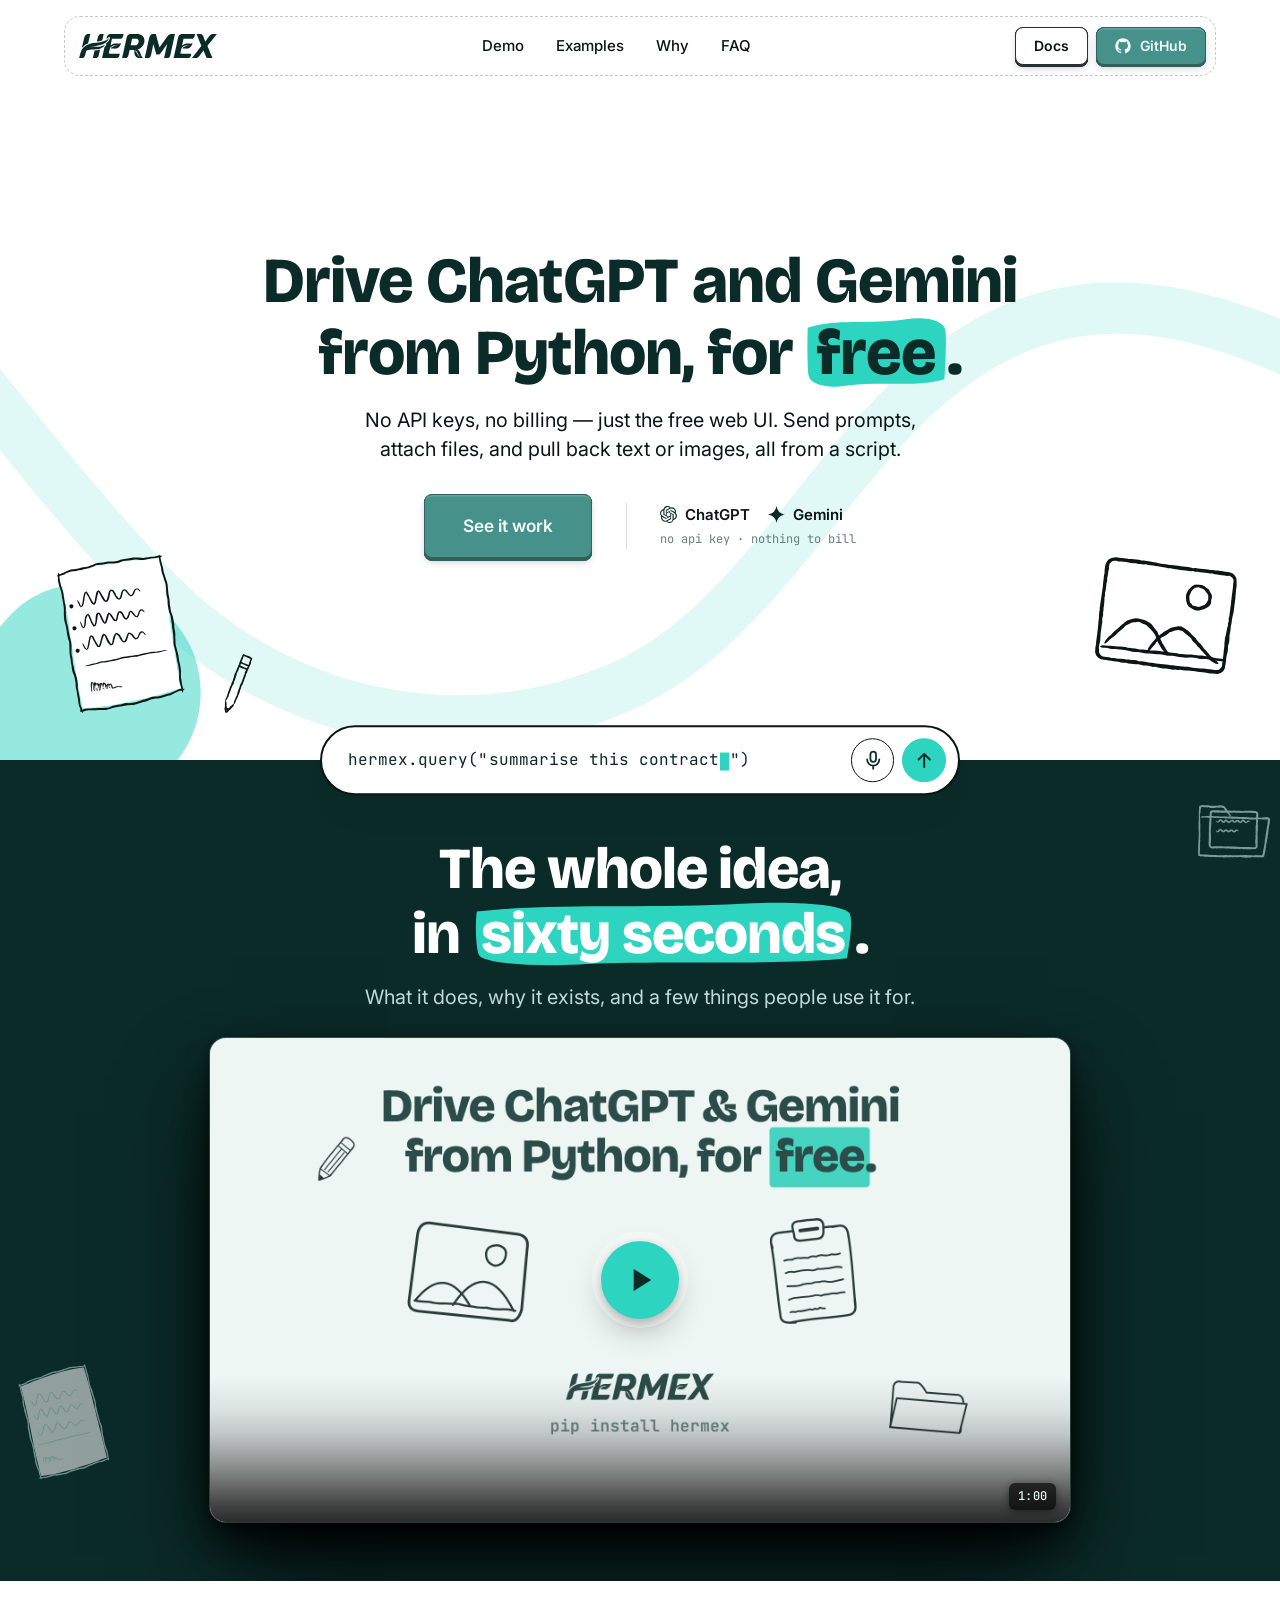
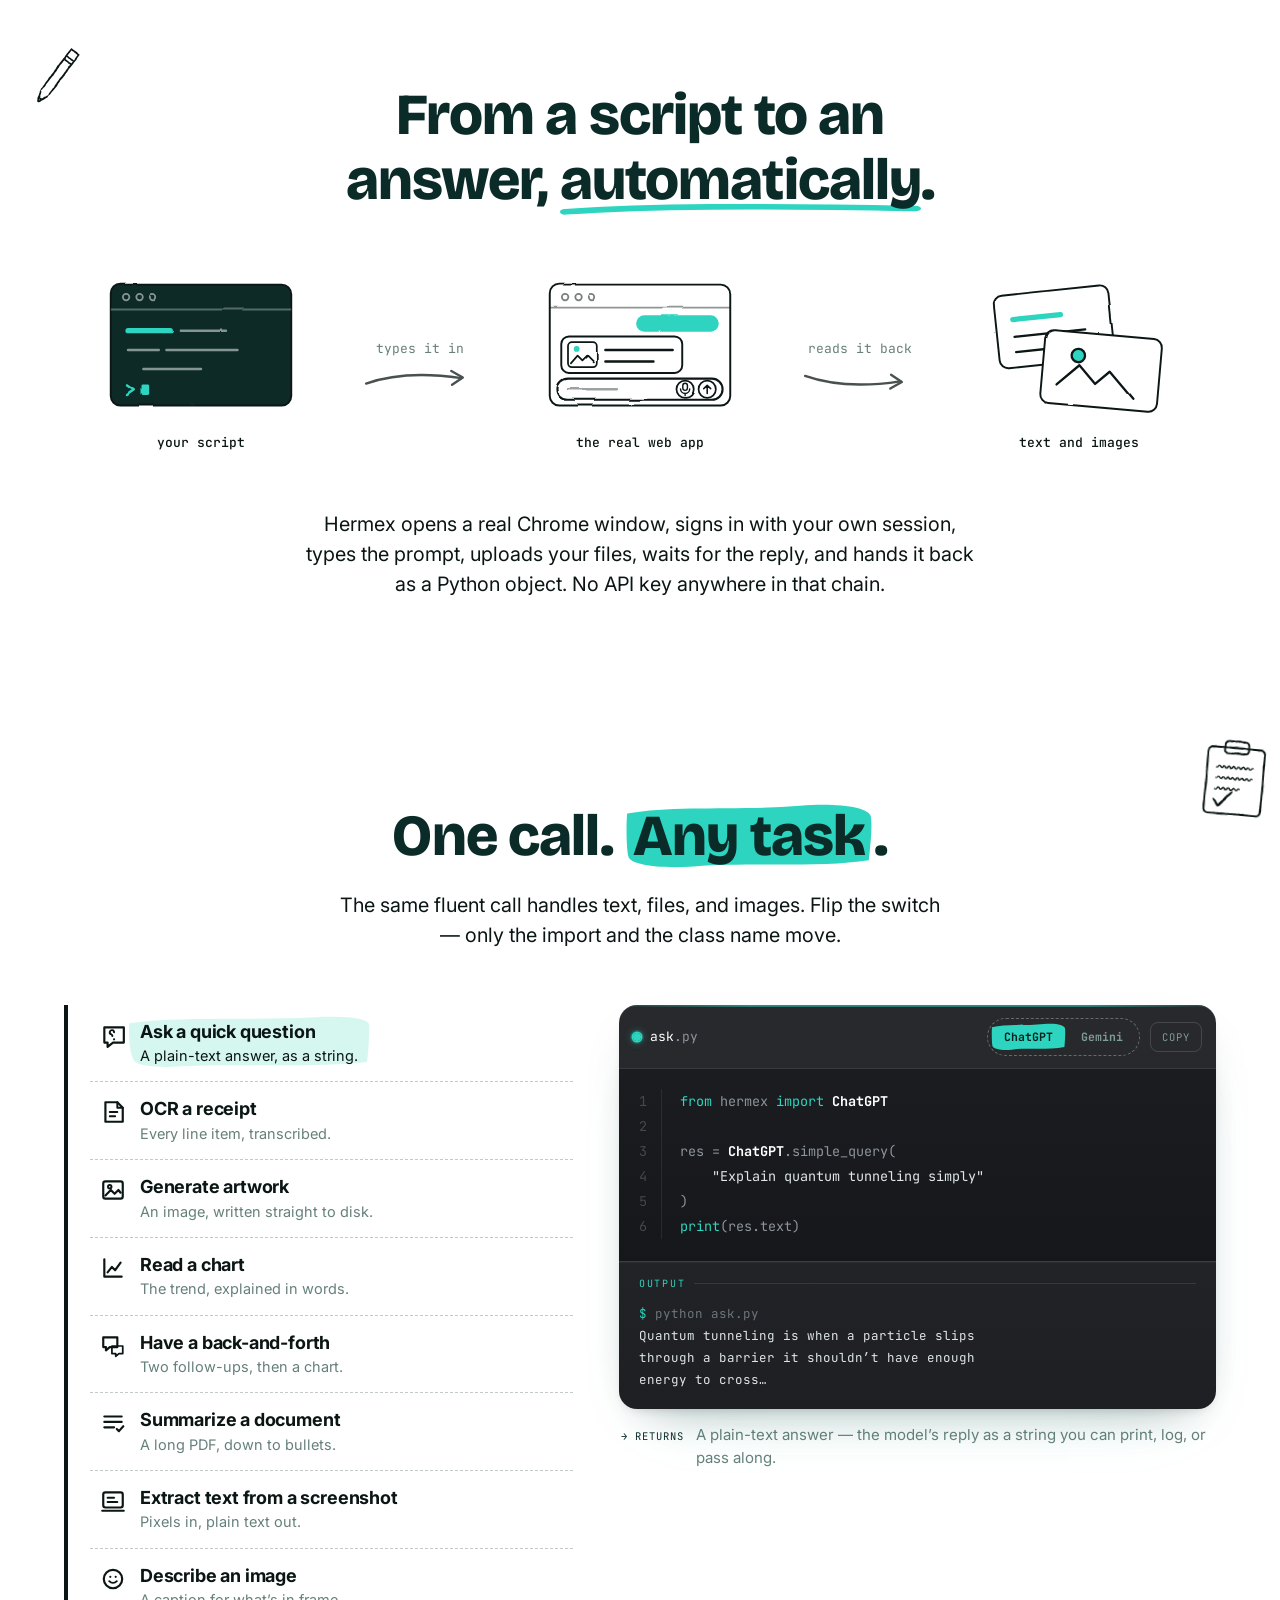
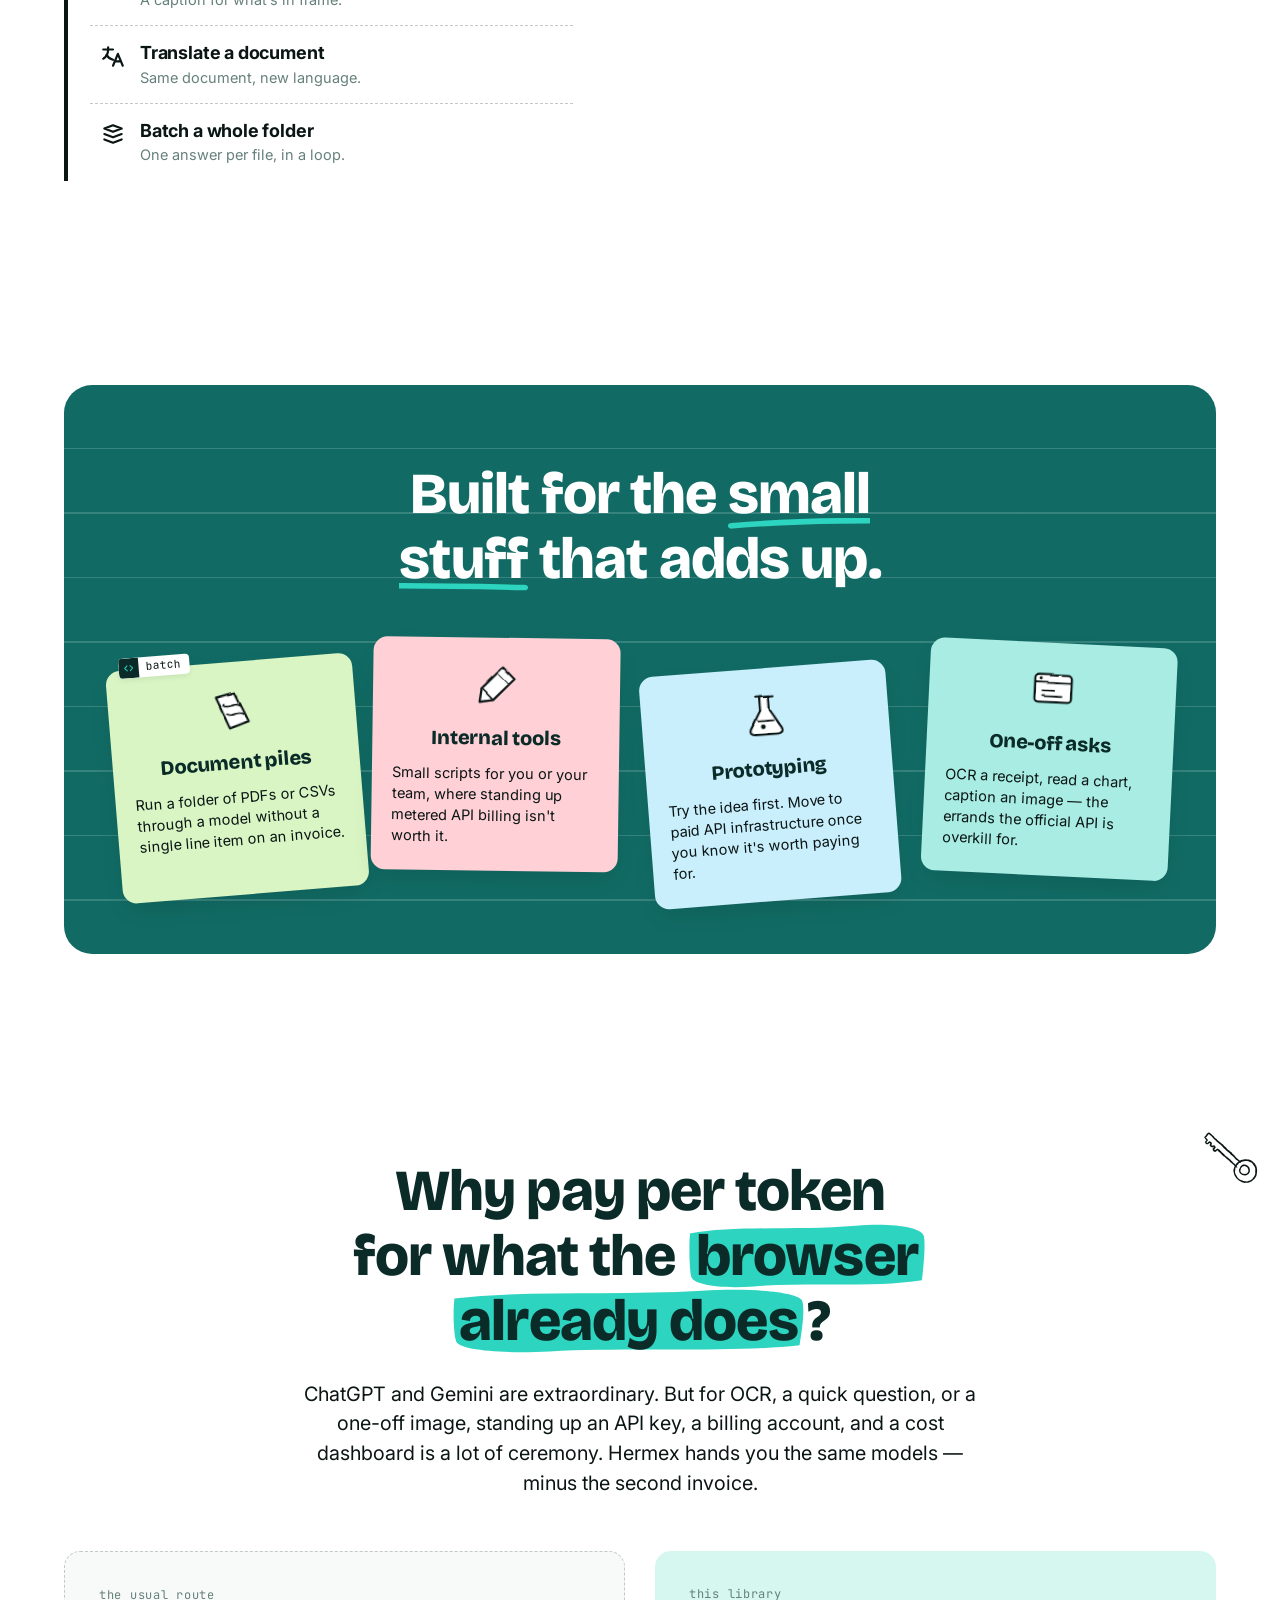
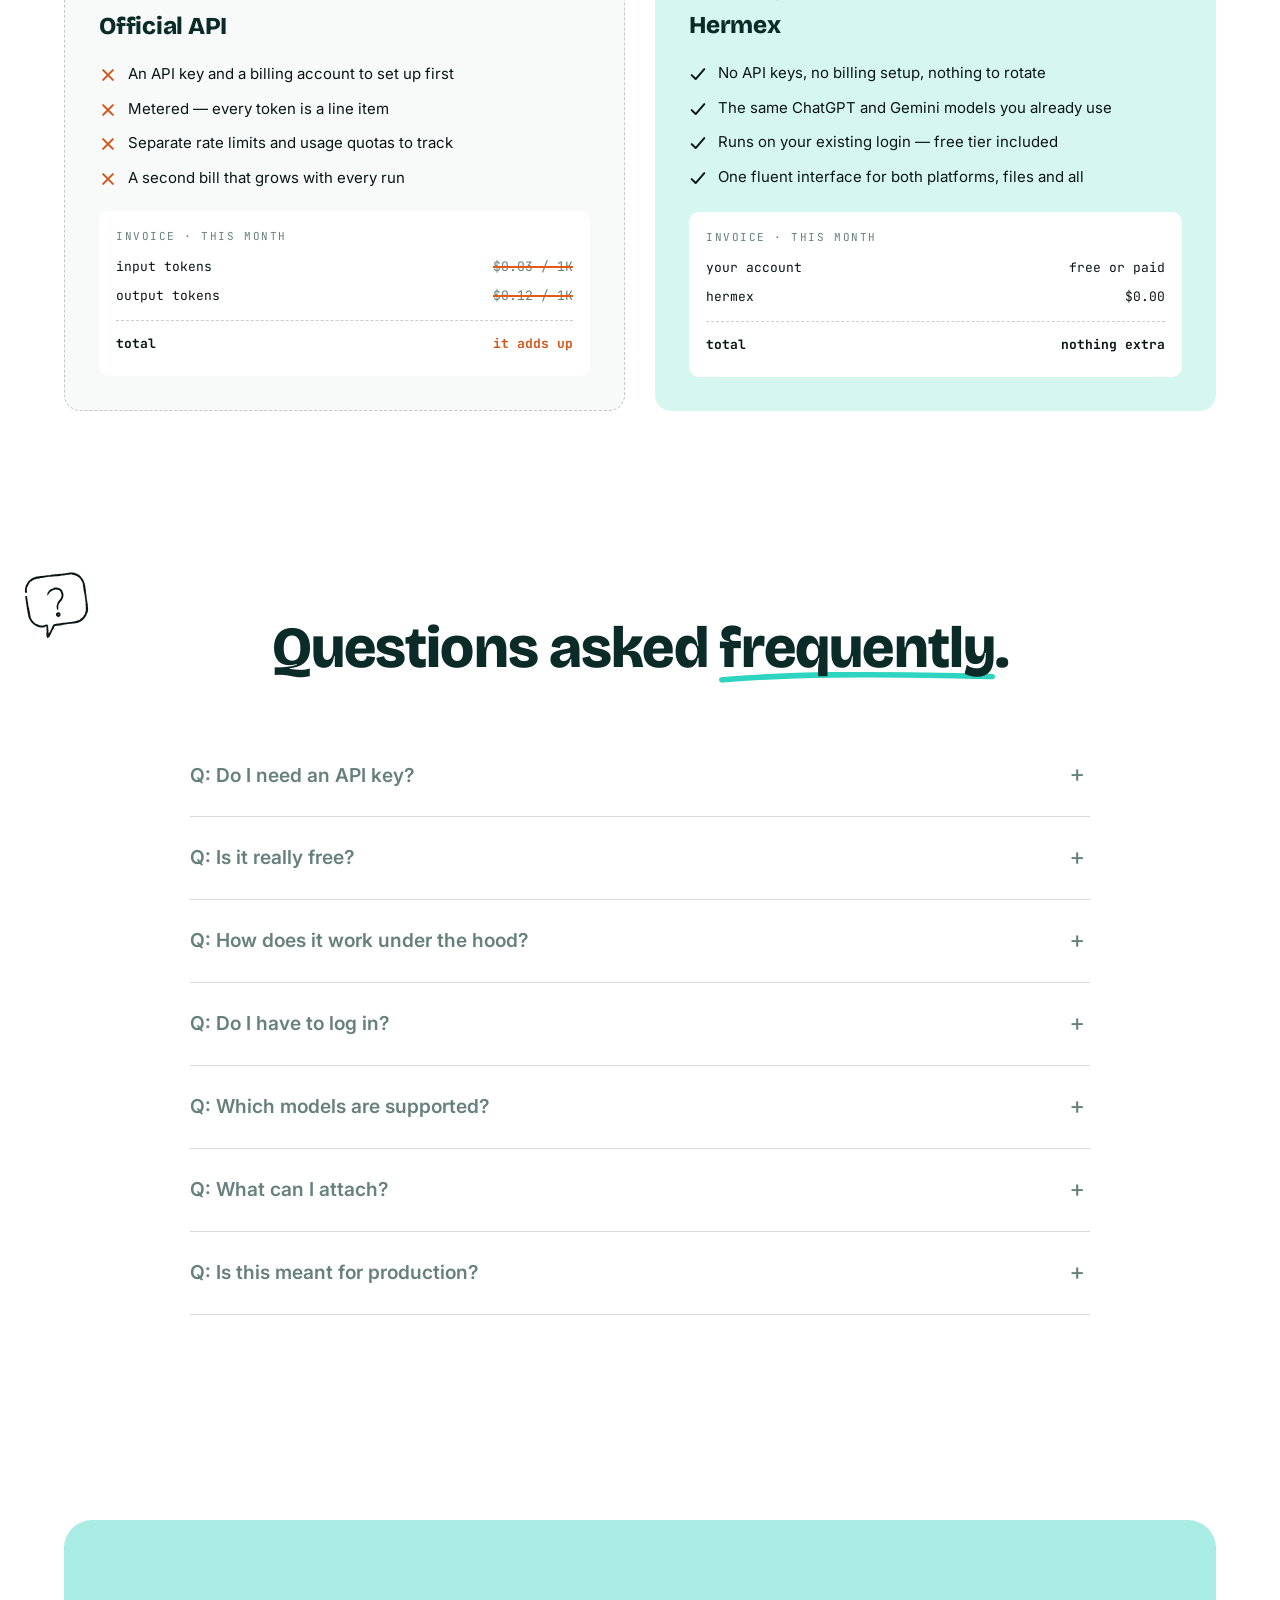
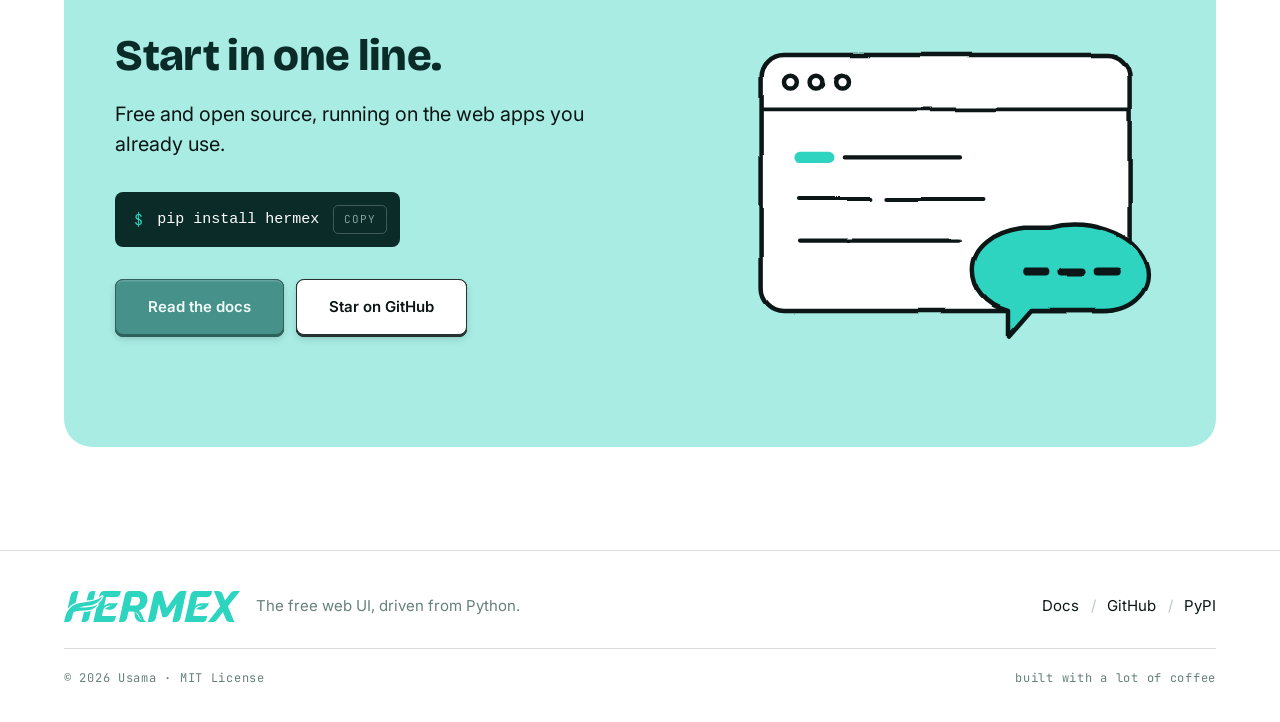
<file: docs/content/index.html>
<!doctype html><html lang="en"><head><meta charset="utf-8"><meta name="viewport" content="width=device-width,initial-scale=1"><title>Hermex — Drive ChatGPT and Gemini from Python, for free</title><meta name="description" content="Hermex is a small open-source Python library that drives the ChatGPT and Gemini web apps from code. No API keys, no billing — just the free web UI you already use."><link rel="canonical" href="https://hermex.usama.ai/"><meta name="robots" content="index, follow, max-image-preview:large, max-snippet:-1, max-video-preview:-1"><meta property="og:type" content="website"><meta property="og:site_name" content="Hermex"><meta property="og:url" content="https://hermex.usama.ai/"><meta property="og:title" content="Hermex — Drive ChatGPT and Gemini from Python, for free"><meta property="og:description" content="Send prompts, attach files, pull back text and images — from a script. No API keys, no billing, just the free web UI."><meta property="og:image" content="https://hermex.usama.ai/docs/assets/og.png"><meta property="og:image:width" content="1200"><meta property="og:image:height" content="630"><meta property="og:image:alt" content="Hermex — drive ChatGPT and Gemini from Python, for free. A code composer reading hermex.query(&quot;Summarise this PDF&quot;)."><meta name="twitter:card" content="summary_large_image"><meta name="theme-color" content="#ffffff"><script type="application/ld+json">{
  "@context": "https://schema.org",
  "@type": ["SoftwareApplication", "SoftwareSourceCode"],
  "name": "Hermex",
  "description": "Hermex is a Python library that automates ChatGPT and Google Gemini through the free web UI — no API keys, no billing. It drives a real Chrome browser to send messages, upload files, and retrieve responses and generated images.",
  "url": "https://hermex.usama.ai/",
  "codeRepository": "https://github.com/pseudo-usama/hermex",
  "downloadUrl": "https://pypi.org/project/hermex/",
  "programmingLanguage": "Python",
  "runtimePlatform": "Python 3.11+",
  "softwareVersion": "0.4.3",
  "softwareRequirements": "Google Chrome",
  "applicationCategory": "DeveloperApplication",
  "operatingSystem": "Windows, macOS, Linux",
  "license": "https://github.com/pseudo-usama/hermex/blob/main/LICENSE",
  "keywords": "chatgpt, gemini, llm, automation, selenium, browser, python",
  "inLanguage": "en",
  "isAccessibleForFree": true,
  "sameAs": [
    "https://github.com/pseudo-usama/hermex",
    "https://pypi.org/project/hermex/"
  ],
  "author": {
    "@type": "Person",
    "@id": "https://usama.ai",
    "name": "Usama",
    "url": "https://usama.ai"
  },
  "offers": {
    "@type": "Offer",
    "price": "0",
    "priceCurrency": "USD"
  },
  "subjectOf": {
    "@type": "VideoObject",
    "name": "Hermex in sixty seconds",
    "description": "What Hermex does, why it exists, and a few things people use it for — driving the ChatGPT and Gemini web apps from a Python script, with no API key.",
    "thumbnailUrl": "https://hermex.usama.ai/docs/assets/intro-poster.png",
    "contentUrl": "https://hermex.usama.ai/docs/assets/intro.mp4",
    "uploadDate": "2026-09-21",
    "duration": "PT1M",
    "inLanguage": "en",
    "caption": {
      "@type": "MediaObject",
      "contentUrl": "https://hermex.usama.ai/docs/assets/intro.en.vtt",
      "encodingFormat": "text/vtt",
      "inLanguage": "en"
    },
    "transcript": "You've got a hundred receipts and you need the numbers out of every one. Two ways to do this. Neither is good. Set up a ChatGPT API account, add a card, pay by the token — forty-seven dollars. Or upload them to ChatGPT yourself, one at a time. There goes your afternoon. But what if you could automate the web app? That's Hermex. A Python library that drives the ChatGPT and Gemini web apps. Not the API — the app itself. It types your prompt into the chat box and hands the answer to your script. No API key. No billing. It runs on the account you already use. Ask it a question, and get a straight answer. That's one line of code. Send it a PDF and ask for the summary. Also one line. Or point it at a hundred prompts and write every image to disk. Still one line. It's free, open source, and one pip install away. No account to make, no key to copy. That's the whole setup. Head to the docs. You'll be running in minutes. Not an afternoon."
  }
}</script><link rel="icon" href="data:image/svg+xml,<svg xmlns='http://www.w3.org/2000/svg' viewBox='266 571 486 395.5'><g fill='%233DC5B6'><g transform='translate(0 1536) scale(0.04 -0.04)'><path d=%22M10138 24109 c-28 -5 -112 -22 -188 -37 -220 -44 -510 -209 -699 -398 -230 -229 -354 -475 -464 -917 -99 -399 -726 -3048 -986 -4169 -13 -54 -20 -102 -16 -107 5 -4 70 69 146 162 161 199 544 578 754 747 272 219 699 488 1065 670 199 99 409 199 467 222 57 23 110 61 117 86 7 24 161 675 341 1445 181 770 379 1599 439 1842 61 244 111 449 111 456 0 16 -1010 14 -1087 -2z%22/><path d=%22M15535 24100 c-283 -41 -576 -185 -781 -383 -144 -139 -296 -363 -372 -551 -56 -137 -507 -1965 -507 -2054 0 -20 11 -37 24 -37 79 0 870 111 1174 164 353 63 832 170 941 212 38 14 60 50 72 116 10 53 96 427 192 833 223 942 397 1695 397 1712 0 20 -993 10 -1140 -12z%22/><path d=%22M18600 22307 c-635 -631 -1969 -1201 -3437 -1468 -362 -66 -1314 -207 -1863 -277 -515 -65 -1452 -230 -1845 -325 -202 -48 -474 -123 -605 -165 -1134 -366 -2065 -996 -2748 -1861 -198 -250 -479 -722 -616 -1034 -150 -342 -249 -664 -533 -1739 -139 -523 -263 -990 -277 -1038 -14 -48 -26 -101 -26 -119 0 -48 1079 -42 1313 7 273 57 511 188 723 397 149 147 206 227 297 417 96 199 151 386 353 1196 131 528 257 988 279 1021 50 78 326 205 648 301 537 160 968 218 1875 254 1147 47 1695 75 1912 101 477 56 987 168 1330 291 229 81 680 310 889 450 255 171 551 433 705 625 146 181 339 479 322 496 -5 6 -66 -28 -134 -73 -324 -217 -862 -434 -1399 -566 -738 -181 -1291 -240 -2563 -272 -927 -24 -1216 -44 -1672 -116 -129 -21 -238 -33 -243 -28 -14 13 603 206 894 279 420 106 957 209 1837 350 1090 175 1481 263 2009 451 437 155 978 439 1375 720 262 187 715 640 904 906 174 246 375 622 445 834 30 87 50 162 46 165 -4 3 -92 -78 -195 -180z%22/><path d=%22M15031 17749 c-75 -30 -664 -140 -931 -174 -117 -15 -414 -41 -661 -57 l-448 -30 -23 -88 c-13 -48 -128 -521 -256 -1050 -129 -529 -302 -1212 -385 -1517 -84 -305 -152 -562 -152 -571 0 -9 290 -12 644 -7 623 9 649 11 828 76 229 82 407 199 590 386 210 216 315 449 462 1033 121 478 476 1977 476 2009 0 22 -77 17 -144 -10z%22/></g></g></svg>"><script async src="https://www.googletagmanager.com/gtag/js?id=G-SLP99EGEE2"></script><script>function gtag(){dataLayer.push(arguments)}window.dataLayer=window.dataLayer||[],gtag("js",new Date);var local="file:"===location.protocol||/^(localhost|127\.0\.0\.1|0\.0\.0\.0|\[?::1\]?)$/.test(location.hostname);local||gtag("config","G-SLP99EGEE2")</script><link rel="preconnect" href="https://fonts.googleapis.com"><link rel="preconnect" href="https://fonts.gstatic.com" crossorigin><link href="https://fonts.googleapis.com/css2?family=Bricolage+Grotesque:opsz,wght@12..96,800&family=Inter:wght@400;500;600;700&family=JetBrains+Mono:wght@400;500;700&display=swap" rel="stylesheet"><style>:root{--paper:#ffffff;--paper-soft:#f7faf9;--ink:#0b2b28;--text:#0a1514;--muted:#66807b;--teal:#2dd4bf;--teal-wash:#d6f7f0;--teal-deep:#116b64;--teal-band:#0b2b28;--action:#46918a;--action-text:#f0fbf9;--note-mint:#d9f5c4;--note-blush:#ffd0d6;--note-sky:#c9eefc;--note-teal:#a8ece3;--code-bg:#0b2b28;--code-dim:#7fa39e;--code-kw:#2dd4bf;--code-id:#cdf3ec;--code-lit:#ffffff;--line:#d9ddd8;--line-ink:#0a1514;--font-display:'Bricolage Grotesque','Archivo Black',ui-sans-serif,system-ui,sans-serif;--font-ui:'Inter',ui-sans-serif,system-ui,-apple-system,'Segoe UI',sans-serif;--font-mono:'JetBrains Mono',ui-monospace,SFMono-Regular,Menlo,Consolas,monospace;--t-hero:clamp(36px, 5.2vw, 64px);--t-section:clamp(32px, 4.6vw, 58px);--t-panel:clamp(28px, 3.4vw, 44px);--t-card:clamp(21px, 1.9vw, 26px);--t-lead:clamp(17px, 1.55vw, 22px);--t-body:17px;--t-small:15px;--t-micro:12px;--page:1240px;--pad:clamp(20px, 4vw, 44px);--section:clamp(72px, 8vw, 128px);--r-btn:8px;--r-card:16px;--r-note:14px;--r-nav:16px;--r-big:28px;--shadow-note:rgba(10,21,20,.16) 0 10px 26px -8px;--shadow-lift:rgba(10,21,20,.10) 0 2px 6px -1px}*,::after,::before{box-sizing:border-box}*{margin:0}html{-webkit-text-size-adjust:100%;scroll-behavior:smooth}@media (prefers-reduced-motion:reduce){html{scroll-behavior:auto}}body{background:var(--paper);color:var(--text);font:400 var(--t-body)/1.6 var(--font-ui);-webkit-font-smoothing:antialiased;overflow-x:hidden}img,svg,video{display:block;max-width:100%}button{font:inherit;color:inherit;background:0 0;border:0;cursor:pointer}a{color:inherit;text-decoration-color:var(--teal);text-decoration-thickness:2px;text-underline-offset:3px}:focus-visible{outline:2px solid var(--ink);outline-offset:3px;border-radius:4px}::selection{background:var(--teal);color:var(--ink)}.skip{position:absolute;left:50%;top:8px;transform:translate(-50%,-200%);z-index:100;background:var(--ink);color:#fff;padding:10px 18px;border-radius:var(--r-btn);font-size:var(--t-small)}.skip:focus{transform:translate(-50%,0)}.wrap{width:100%;max-width:var(--page);margin-inline:auto;padding-inline:var(--pad)}section{padding-block:var(--section);position:relative}section[id]{scroll-margin-top:100px}.center{text-align:center}.sr{position:absolute;width:1px;height:1px;overflow:hidden;clip-path:inset(50%);white-space:nowrap}.display{font-family:var(--font-display);font-weight:800;color:var(--ink);line-height:1.12;letter-spacing:-.015em;text-wrap:balance}.t-hero{font-size:var(--t-hero)}.t-section{font-size:var(--t-section)}.t-panel{font-size:var(--t-panel)}.t-card{font-size:var(--t-card);line-height:1.15;letter-spacing:-.01em}.lead{font-size:var(--t-lead);line-height:1.5;color:var(--text);max-width:46ch}.lead.center{margin-inline:auto}.muted{color:var(--muted)}.mono-label{font-family:var(--font-mono);font-size:var(--t-micro);letter-spacing:.06em;color:var(--muted)}:root{--mark-blob:url("data:image/svg+xml,%3Csvg xmlns='http://www.w3.org/2000/svg' viewBox='0 0 200 62' preserveAspectRatio='none'%3E%3Cpath d='M2.5 11C40 3.4 92 8.6 141 4.2c30-2.7 55 1.4 56.4 9.1 1.5 8.4-.4 27-1.6 38.5-38 6.6-96 1.6-140 5.3-27 2.3-51-1.4-52.3-8.6C2 41.6 1.6 22 2.5 11Z' fill='%232dd4bf'/%3E%3C/svg%3E");--wash-blob:url("data:image/svg+xml,%3Csvg xmlns='http://www.w3.org/2000/svg' viewBox='0 0 300 90' preserveAspectRatio='none'%3E%3Cpath d='M4 14C60 3 150 10 230 5c40-2.6 66 2 66.5 11 .6 12-1 42-2.5 56-56 9-160 2-236 7-24 1.6-48-2-49-11C4 58 3 28 4 14Z' fill='%23000'/%3E%3C/svg%3E")}.mark{background-image:var(--mark-blob);background-size:100% 100%;background-repeat:no-repeat;padding:0 .16em .02em;-webkit-box-decoration-break:clone;box-decoration-break:clone}.mark-soft{background-image:url("data:image/svg+xml,%3Csvg xmlns='http://www.w3.org/2000/svg' viewBox='0 0 200 62' preserveAspectRatio='none'%3E%3Cpath d='M2.5 11C40 3.4 92 8.6 141 4.2c30-2.7 55 1.4 56.4 9.1 1.5 8.4-.4 27-1.6 38.5-38 6.6-96 1.6-140 5.3-27 2.3-51-1.4-52.3-8.6C2 41.6 1.6 22 2.5 11Z' fill='%23bdf0e7'/%3E%3C/svg%3E");background-size:100% 100%;background-repeat:no-repeat;-webkit-box-decoration-break:clone;box-decoration-break:clone}.swoosh{background-image:url("data:image/svg+xml,%3Csvg xmlns='http://www.w3.org/2000/svg' viewBox='0 0 200 14' preserveAspectRatio='none'%3E%3Cpath d='M3 9.5c46-6 104-7 194-3.5' stroke='%232dd4bf' stroke-width='6' fill='none' stroke-linecap='round'/%3E%3C/svg%3E");background-size:100% .22em;background-position:0 92%;background-repeat:no-repeat;padding-bottom:.1em}.on-dark .mark{filter:none}.tag{display:inline-flex;align-items:flex-start;gap:0;text-align:left}.tag i{display:grid;place-items:center;width:26px;height:26px;background:var(--ink);border-radius:6px;color:var(--teal);flex:none}.tag span{font-family:var(--font-mono);font-size:13px;color:var(--text);background:var(--teal-wash);padding:5px 12px;margin-left:6px;border-radius:3px}.tag.on-dark span{background:rgba(45,212,191,.24);color:#eafaf7}.tag.on-dark i{background:var(--teal);color:var(--ink)}.btn{--tx:0;--ty:0;--tilt:0deg;--rest:2px;--depth:0px;--dh:6px;--cast:0px;--k:1;--shade:color-mix(in srgb, var(--line-ink) 26%, transparent);--ex:calc(-1 * var(--tx) * var(--depth));--ey:calc(var(--rest) + var(--ty) * var(--depth));display:inline-flex;align-items:center;gap:9px;font-weight:600;font-size:var(--t-small);padding:15px 32px;border-radius:var(--r-btn);border:1.5px solid var(--wall);text-decoration:none;white-space:nowrap;transform:perspective(620px) rotateX(calc(var(--ty) * var(--tilt))) rotateY(calc(var(--tx) * var(--tilt))) scale(var(--k));box-shadow:inset 0 1.5px 0 0 var(--sheen,transparent),calc(var(--ex) * .1) calc(var(--ey) * .1) 0 0 var(--wall),calc(var(--ex) * .2) calc(var(--ey) * .2) 0 0 var(--wall),calc(var(--ex) * .3) calc(var(--ey) * .3) 0 0 var(--wall),calc(var(--ex) * .4) calc(var(--ey) * .4) 0 0 var(--wall),calc(var(--ex) * .5) calc(var(--ey) * .5) 0 0 var(--wall),calc(var(--ex) * .6) calc(var(--ey) * .6) 0 0 var(--wall),calc(var(--ex) * .7) calc(var(--ey) * .7) 0 0 var(--wall),calc(var(--ex) * .8) calc(var(--ey) * .8) 0 0 var(--wall),calc(var(--ex) * .9) calc(var(--ey) * .9) 0 0 var(--wall),var(--ex) var(--ey) 0 0 var(--wall),0 calc(var(--ey) + 2px + var(--cast)) calc(9px + var(--cast) * 1.7) calc(-2px) var(--shade);transition:transform .1s ease-out,box-shadow .1s ease-out}.btn:hover{--tilt:15deg;--depth:var(--dh);--k:1.035;--cast:7px}.btn:active{--depth:calc(var(--dh) * .35);--rest:1px;--k:1.005;--cast:0px}.btn.settling{transition:transform .28s ease-out,box-shadow .28s ease-out}.btn-primary{background:var(--action);color:var(--action-text);--wall:color-mix(in srgb, var(--action) 62%, var(--line-ink));--sheen:rgb(255 255 255 / .17)}.btn-outline{background:var(--paper);color:var(--text);--wall:color-mix(in srgb, var(--paper) 12%, var(--line-ink))}.btn-ic{width:16px;height:16px;flex:none}.btn-sm{--dh:4px;--rest:2px;padding:7px 18px;font-size:14px}.btn-lg{--dh:7px;--rest:3px;padding:17px 38px;font-size:clamp(16px, 1.35vw, 19px)}@media (prefers-reduced-motion:reduce){.btn,.btn:active,.btn:hover{transform:none;--k:1}}.sk{color:var(--line-ink)}.sk svg{overflow:visible;width:100%;height:auto}.sk-fill{fill:var(--teal)}.sk-lit{stroke:var(--paper)}.nav-outer{position:sticky;top:0;z-index:60;padding-top:16px;background:linear-gradient(var(--paper) 62%,transparent);transition:transform .32s cubic-bezier(.4, 0, .2, 1)}.nav-outer.nav-away{transform:translateY(calc(-100% - 12px))}@media (prefers-reduced-motion:reduce){.nav-outer{transition:none}}.nav{display:flex;align-items:center;gap:16px;border:1.5px dashed #c3c9c4;border-radius:var(--r-nav);background:var(--paper);padding:9px 9px 9px 14px}.nav-links{display:flex;gap:6px;margin-inline:auto;position:relative}.nav-links a{position:relative;z-index:1;font-size:var(--t-small);font-weight:500;text-decoration:none;color:var(--text);padding:8px 13px}.nav-mark{position:absolute;top:3px;bottom:3px;left:0;width:var(--w,0);transform:translateX(var(--x,0));background:var(--teal-wash);-webkit-mask-image:var(--mark-blob);mask-image:var(--mark-blob);-webkit-mask-size:100% 100%;mask-size:100% 100%;-webkit-mask-repeat:no-repeat;mask-repeat:no-repeat;opacity:0;pointer-events:none;transition:transform .26s cubic-bezier(.4, 0, .2, 1),width .26s cubic-bezier(.4, 0, .2, 1)}.nav-mark.on{opacity:1}@media (prefers-reduced-motion:reduce){.nav-mark{transition:none}}.nav-actions{display:flex;gap:8px;align-items:center}.logo{display:flex;align-items:center;gap:7px;text-decoration:none;flex:none}.wordmark{width:clamp(112px,12vw,138px);height:auto;color:var(--ink);display:block}@media (max-width:800px){.nav-links{display:none}.nav-actions{margin-left:auto}}@media (max-width:1000px){.nav-links a{padding:8px 10px}}@media (max-width:470px){.nav{gap:10px;padding:8px 8px 8px 12px}.nav-actions{gap:6px}.wordmark{width:clamp(96px,28vw,112px)}.nav-actions .btn-sm{padding:7px 12px;font-size:13px}.nav-actions .btn-ic{display:none}}.hero{padding-top:clamp(22px,3vw,44px);padding-bottom:0;overflow:hidden}.hero-inner{position:relative;z-index:2}.hero h1{margin-top:20px;max-width:22ch;margin-inline:auto}.hero-sub{margin:18px auto 0;max-width:46ch;font-size:var(--t-lead);line-height:1.45}.hero-cta{margin-top:30px;display:flex;align-items:center;justify-content:center;gap:clamp(18px,2.6vw,34px);flex-wrap:wrap}.works{display:flex;flex-direction:column;align-items:flex-start;gap:3px;text-align:left;padding-left:clamp(18px,2.6vw,34px);border-left:1.5px solid var(--line)}.works-row{display:flex;align-items:center;gap:18px;flex-wrap:wrap}.works-item{display:flex;align-items:center;gap:8px;font-size:var(--t-small);font-weight:600}.works-item svg{width:17px;height:17px;flex:none;color:var(--ink)}.works-note{font-family:var(--font-mono);font-size:var(--t-micro);color:var(--muted)}@media (max-width:720px){.hero-cta{flex-direction:column;gap:18px}.works{align-items:center;text-align:center;padding-left:0;border-left:0}.hero-scene{margin-top:24px}}@media (max-width:560px){:root{--t-hero:clamp(29px, 8vw, 36px);--t-lead:clamp(16px, 4.2vw, 17px)}.hero h1{margin-top:14px}.hero-sub{margin-top:16px}.hero-cta{margin-top:26px}}@media (min-width:900px) and (min-height:640px){.hero{min-height:min(76vh,780px);display:flex;flex-direction:column}.hero-inner,.hero-scene{margin-top:auto}}.hero-scene{position:relative;height:clamp(146px,15.5vw,208px);margin-top:4px}.hero-pen,.hero-pic,.paper-a{position:absolute;z-index:2}.paper-a{left:1%;bottom:40px;width:clamp(96px,10.5vw,142px);transform:translate(calc(var(--fx,0px) + var(--wx,0px)),calc(var(--fy,0px) + var(--wy,0px))) rotate(calc(-13deg + var(--fr,0deg) + var(--wr,0deg)))}.hero-pic{right:2%;bottom:54px;width:clamp(104px,11.5vw,158px);transform:translate(calc(var(--fx,0px) + var(--wx,0px)),calc(var(--fy,0px) + var(--wy,0px))) rotate(calc(9deg + var(--fr,0deg) + var(--wr,0deg)))}.hero-pen{left:15.5%;bottom:34px;width:clamp(52px,5.4vw,74px);transform:translate(calc(var(--fx,0px) + var(--wx,0px)),calc(var(--fy,0px) + var(--wy,0px))) rotate(calc(-22deg + var(--fr,0deg) + var(--wr,0deg)))}@media (max-width:760px){.hero-pen{display:none}}@media (max-width:560px){.paper-a{display:none}.hero-pic{right:-12px;bottom:18px;width:clamp(120px,34vw,148px)}.hero-scene{height:128px;margin-top:4px}}.hero-blob{position:absolute;left:-4%;bottom:-46px;width:clamp(168px,22vw,322px);z-index:1;color:var(--teal);opacity:.5}@media (max-width:760px){.hero-blob{display:none}}.hero-bg{position:absolute;inset:-40px -3% 0;z-index:0;pointer-events:none;color:var(--teal);overflow:hidden}.hero-bg svg{width:100%;height:100%;display:block}@media (max-width:700px){.hero-bg{inset:40px -18% 0;opacity:.8}}.composer-rail{position:relative;height:0;z-index:6}.composer{position:absolute;left:50%;top:0;transform:translate(-50%,-50%);width:min(92%,640px);display:flex;align-items:center;gap:12px;padding:11px 12px 11px 26px;border:2px solid var(--line-ink);border-radius:999px;background:var(--paper);box-shadow:rgba(11,43,40,.1) 0 22px 44px -20px,rgba(11,43,40,.07) 0 6px 14px -8px}.composer-line{flex:1;min-width:0;display:flex;align-items:center;gap:1px;overflow:hidden;font-family:var(--font-mono);font-size:clamp(11px, 1.42vw, 16px);color:var(--ink);white-space:nowrap}.composer-line .caret{width:.55em;height:1.15em;background:var(--teal);flex:none;transform:translateY(.08em)}@media (prefers-reduced-motion:no-preference){.composer-line .caret{animation:blink 1.05s steps(1,end) infinite}}@keyframes blink{0%,55%{opacity:1}100%,56%{opacity:0}}.composer-btns{display:flex;gap:8px;flex:none}.cbtn{width:clamp(34px,3.4vw,46px);aspect-ratio:1;display:grid;place-items:center;border:1.8px solid var(--line-ink);border-radius:50%;color:var(--ink)}.cbtn svg{width:54%;height:54%}.cbtn-send{background:var(--teal);border-color:var(--teal)}@media (max-width:620px){.composer{width:94%;padding-left:18px;gap:8px}}#examples,#faq,#how,#why{overflow-x:clip;z-index:0}.ob{position:absolute;z-index:1;pointer-events:none;color:var(--line-ink)}.ob svg{display:block;width:100%;height:auto;overflow:visible}.ob{--gut:max(20px, calc(50% - 700px));--k:1;--km:1}.ob-demo{--edge:max(34px, calc(50% - 690px));top:40px;right:var(--edge);width:calc(clamp(70px,7.6vw,108px) * var(--k));color:#bfe6df;opacity:.6;transform:translate(calc(var(--fx,0px) + var(--wx,0px)),calc(var(--fy,0px) + var(--wy,0px))) rotate(calc(9deg + var(--fr,0deg) + var(--wr,0deg)))}.ob-demo2{--edge:max(32px, calc(50% - 700px));bottom:96px;left:var(--edge);width:calc(clamp(78px,8.4vw,120px) * var(--k));color:#bfe6df;opacity:.55;transform:translate(calc(var(--fx,0px) + var(--wx,0px)),calc(var(--fy,0px) + var(--wy,0px))) rotate(calc(-11deg + var(--fr,0deg) + var(--wr,0deg)))}.ob-how{--edge:var(--gut);top:calc(var(--section) - 18px);left:var(--edge);width:calc(clamp(64px,6.6vw,96px) * var(--k));transform:translate(calc(var(--fx,0px) + var(--wx,0px)),calc(-50% + var(--fy,0px) + var(--wy,0px))) rotate(calc(-12deg + var(--fr,0deg) + var(--wr,0deg)))}.ob-ex{--edge:var(--gut);top:calc(var(--section) - 26px);right:var(--edge);width:calc(clamp(58px,6.2vw,88px) * var(--k));transform:translate(calc(var(--fx,0px) + var(--wx,0px)),calc(-50% + var(--fy,0px) + var(--wy,0px))) rotate(calc(8deg + var(--fr,0deg) + var(--wr,0deg)))}.ob-faq{--edge:var(--gut);top:calc(var(--section) - 22px);left:var(--edge);width:calc(clamp(58px,6.4vw,90px) * var(--k));transform:translate(calc(var(--fx,0px) + var(--wx,0px)),calc(-50% + var(--fy,0px) + var(--wy,0px))) rotate(calc(-9deg + var(--fr,0deg) + var(--wr,0deg)))}.ob-why{--edge:var(--gut);top:calc(var(--section) - 14px);right:var(--edge);width:calc(clamp(66px,7vw,100px) * var(--k));transform:translate(calc(var(--fx,0px) + var(--wx,0px)),calc(-50% + var(--fy,0px) + var(--wy,0px))) rotate(calc(-114deg + var(--fr,0deg) + var(--wr,0deg)))}@media (max-width:1399px){.ob{--k:.85;--km:.55;--edge:18px}}@media (max-width:1080px){.ob{--k:.78;--km:.50;--edge:15px;z-index:-1}}@media (max-width:700px){.ob{--k:.74;--km:.45;--edge:13px}.ob-demo2{display:none}}.band-dark{background:var(--teal-band);color:#eafaf7;overflow:clip;z-index:0;padding-block:clamp(64px,6vw,92px) clamp(44px,4.6vw,68px)}.band-dark .display{color:#fff}.band-dark .lead{color:#c3ded9}.band-dark .mono-label{color:#86a8a2}.player-shell{position:relative;margin-top:26px;max-width:860px;margin-inline:auto}.player{position:relative;border-radius:var(--r-card);overflow:hidden;background:#adb49d;background:#a9cfc8;box-shadow:0 0 0 1px rgba(234,250,247,.2),0 2px 6px rgba(0,0,0,.45),0 12px 26px -4px rgba(0,0,0,.6),0 30px 60px -10px rgba(0,0,0,.72),0 54px 104px -20px rgba(0,0,0,.88)}.player video{width:100%;aspect-ratio:16/9;background:#0b2b28;display:block}.player-cover{position:absolute;inset:0;width:100%;display:grid;place-content:center;justify-items:center;gap:18px;background:rgba(169,207,200,.2);cursor:pointer;transition:opacity .3s ease}.player-cover[hidden]{display:none}.player-cover::before{content:"";position:absolute;inset:auto 0 0 0;height:30%;pointer-events:none;background:linear-gradient(to top,rgba(0,0,0,.82) 0,rgba(0,0,0,.74) 10%,rgba(0,0,0,.58) 24%,rgba(0,0,0,.38) 42%,rgba(0,0,0,.2) 60%,rgba(0,0,0,.08) 78%,rgba(0,0,0,0) 100%)}.play{width:78px;height:78px;border-radius:50%;background:var(--teal);display:grid;place-items:center;position:relative;transition:transform .2s cubic-bezier(.3, 1.4, .5, 1),box-shadow .2s ease;box-shadow:0 0 0 9px rgba(255,255,255,.34),rgba(0,0,0,.28) 0 3px 8px,rgba(0,0,0,.4) 0 14px 34px -8px}.play::after{content:"";position:absolute;inset:-22px;border-radius:50%;border:1.5px solid rgba(11,43,40,.3);opacity:0;transform:scale(.9);transition:opacity .24s ease,transform .24s ease}.player-cover:focus-visible .play,.player-cover:hover .play{transform:scale(1.06)}.player-cover:hover .play::after{opacity:1;transform:scale(1)}.play svg{transform:translateX(2px)}.play-label{position:absolute;right:14px;bottom:12px;font-family:var(--font-mono);font-size:12px;font-weight:500;color:#eafaf7;background:rgba(0,0,0,.68);padding:4px 9px;border-radius:6px;letter-spacing:.02em;box-shadow:0 2px 8px rgba(0,0,0,.45)}@media (max-width:620px){.player-cover{gap:clamp(9px,2.6vw,14px)}.play{width:clamp(48px,13.5vw,66px);height:clamp(48px,13.5vw,66px);box-shadow:0 0 0 clamp(5px,1.5vw,7px) rgba(255,255,255,.34),rgba(11,43,40,.3) 0 8px 20px -6px}.play svg{width:clamp(15px,4.2vw,20px);height:auto}.play::after{inset:clamp(-16px,-4vw,-12px)}.play-label{font-size:clamp(9px, 2.6vw, 11px);padding:3px 7px;right:9px;bottom:8px}}.player{position:relative;z-index:1}.flow{margin-top:62px;display:grid;align-items:center;grid-template-columns:1fr auto 1fr auto 1fr;gap:clamp(10px,2vw,28px)}.flow-step{display:grid;place-items:center;gap:14px}.flow-step .sk{width:clamp(120px,15vw,210px)}.flow-arrow{display:grid;justify-items:center;gap:10px;min-width:90px}.flow-cap{font-family:var(--font-mono);font-size:13px;font-weight:500;color:var(--text);white-space:nowrap}.flow-arrow span{font-family:var(--font-mono);font-size:13px;color:var(--muted);white-space:nowrap}.flow-arrow svg{color:var(--line-ink);opacity:.75;overflow:visible}.flow-arrow .arrow-long{width:clamp(60px,9vw,150px)}.flow-arrow .arrow-curve{width:54px;display:none}.arrow-wrap{display:grid;place-items:center}#how .lead{margin-top:56px}@media (max-width:840px){#how{padding-block:32px}#how .lead{margin-top:32px}.flow{--row-gap:54px;grid-template-columns:1fr 1fr;grid-template-rows:repeat(4,auto);column-gap:clamp(30px,12vw,52px);row-gap:var(--row-gap);max-width:430px;margin:32px auto 0}.flow>:first-child{grid-area:1/1/3/2}.flow>:nth-child(3){grid-area:2/2/4/3}.flow>:nth-child(5){grid-area:3/1/5/2}.flow>:nth-child(2){grid-area:1/2/3/3;align-self:start;margin-top:22px}.flow>:nth-child(4){grid-area:3/2/5/3;align-self:end;margin-bottom:calc(var(--row-gap) - 38px)}.flow-step{grid-template-columns:1fr;gap:8px;place-items:center}.flow-step .sk{width:min(168px,100%)}.flow-arrow{justify-items:start;align-content:center;gap:2px;height:auto;min-width:0}.arrow-wrap{display:block;margin-left:-40px}.flow>:nth-child(4)>span:first-child{order:2}.flow-arrow .arrow-long{display:none}.flow-arrow .arrow-curve{display:block;width:56px}}@media (max-width:384px){#how{padding-block:26px}.flow-arrow span,.flow-cap{font-size:12px}}.ex-grid{display:grid;grid-template-columns:minmax(0,.92fr) minmax(0,1.08fr);gap:clamp(26px,3.6vw,52px);margin-top:54px;align-items:start}.ex-grid>*{min-width:0}@media (max-width:860px){.ex-grid{grid-template-columns:1fr}}.ex-list{list-style:none;padding:0 0 0 22px;border-left:4px solid var(--line-ink)}.ex-list li+li{border-top:1.5px dashed #c3c9c4}.ex-list button{display:flex;gap:14px;align-items:flex-start;width:100%;text-align:left;padding:15px 10px;border-radius:6px}.ex-list .ico{flex:none;width:26px;color:var(--line-ink);margin-top:2px}.ex-list h3{font-size:18px;font-weight:700;letter-spacing:-.01em;line-height:1.3}.ex-list p{font-size:14.5px;color:var(--muted);line-height:1.4;margin-top:3px}.ex-list .txt{position:relative;padding:6px 14px 8px;margin:-6px -14px -8px}.ex-list .txt::before{content:'';position:absolute;inset:0;background:var(--teal-wash);-webkit-mask-image:var(--wash-blob);mask-image:var(--wash-blob);-webkit-mask-size:100% 100%;mask-size:100% 100%;-webkit-mask-repeat:no-repeat;mask-repeat:no-repeat;opacity:0;transition:opacity .18s ease}.ex-list .txt>*{position:relative}.ex-list button:hover .txt::before{opacity:.5}.ex-list button[aria-selected=true] .txt::before{opacity:1}.ex-list button[aria-selected=true] p{color:var(--text)}@media (prefers-reduced-motion:reduce){.ex-list .txt::before{transition:none}}@media (max-width:860px){.ex-grid{gap:20px;margin-top:32px}.ex-list{display:flex;overflow-x:auto;overscroll-behavior-x:contain;padding:0 0 3px;border-left:0;scrollbar-width:none;border-bottom:1.5px solid var(--line)}.ex-list::-webkit-scrollbar{display:none}.ex-list[data-fade=end]{-webkit-mask-image:linear-gradient(90deg,#000 calc(100% - 44px),transparent);mask-image:linear-gradient(90deg,#000 calc(100% - 44px),transparent)}.ex-list[data-fade=start]{-webkit-mask-image:linear-gradient(90deg,transparent,#000 44px);mask-image:linear-gradient(90deg,transparent,#000 44px)}.ex-list[data-fade=both]{-webkit-mask-image:linear-gradient(90deg,transparent,#000 44px,#000 calc(100% - 44px),transparent);mask-image:linear-gradient(90deg,transparent,#000 44px,#000 calc(100% - 44px),transparent)}.ex-list li{flex:none}.ex-list li+li{border-top:0;border-left:1.5px dashed #c3c9c4}.ex-list button{padding:10px 15px 12px;gap:8px;align-items:center;white-space:nowrap}.ex-list .ico{width:18px;margin-top:0}.ex-list h3{font-size:14px}.ex-list p{display:none}.ex-list .txt{padding:5px 11px 7px;margin:-5px -11px -7px}}@media (min-width:861px){.ex-sticky{position:sticky;top:96px}}.cell{--c-def:#8d949c;--c-kw:#2dd4bf;--c-id:#ffffff;--c-str:#dfe6e4;position:relative;margin:0;overflow:hidden;border-radius:18px;background:linear-gradient(#1c1e22,#111316);font-family:var(--font-mono);box-shadow:rgba(45,212,191,.2) 0 34px 70px -42px,rgba(12,14,17,.36) 0 20px 48px -26px,rgba(12,14,17,.26) 0 5px 14px -8px,inset 0 1px 0 rgba(255,255,255,.09)}.cell::before{content:"";position:absolute;inset:0 0 auto;height:2px;background:linear-gradient(90deg,transparent,var(--teal) 22%,var(--teal) 78%,transparent);opacity:.5}.cell-head{display:flex;align-items:center;gap:10px;padding:13px 14px;background:rgba(255,255,255,.05);box-shadow:inset 0 -1px 0 rgba(255,255,255,.08)}.cell-file{display:inline-flex;align-items:center;flex:none;font-size:13px;letter-spacing:.01em}.cell-file .nm{color:var(--c-id)}.cell-file .ex{color:var(--c-def)}.cell-file .dot{position:relative;flex:none;width:8px;height:8px;margin-right:9px;border-radius:50%;background:var(--teal);box-shadow:0 0 0 3px rgba(45,212,191,.18),0 0 9px rgba(45,212,191,.75)}.cell-file .dot::after{content:"";position:absolute;inset:0;border-radius:50%;box-shadow:0 0 0 1.5px var(--teal);animation:dotPulse 3s cubic-bezier(.25,.6,.3,1) infinite}@keyframes dotPulse{0%{transform:scale(1);opacity:.65}100%,70%{transform:scale(2.8);opacity:0}}@media (prefers-reduced-motion:reduce){.cell-file .dot::after{animation:none;opacity:0}}.cell-switch{margin-left:auto;display:flex;gap:2px;padding:3px;flex:none;position:relative;border:1.5px dashed rgba(255,255,255,.3);border-radius:999px}.sw-mark{position:absolute;top:3px;bottom:3px;left:0;width:var(--w,0);transform:translateX(var(--x,0));background:var(--teal);pointer-events:none;-webkit-mask-image:var(--mark-blob);mask-image:var(--mark-blob);-webkit-mask-size:100% 100%;mask-size:100% 100%;-webkit-mask-repeat:no-repeat;mask-repeat:no-repeat;transition:transform .28s cubic-bezier(.4, 0, .2, 1),width .28s cubic-bezier(.4, 0, .2, 1)}@media (prefers-reduced-motion:reduce){.sw-mark{transition:none}}.cell-switch button{position:relative;z-index:1;font-family:var(--font-mono);font-size:11.5px;color:#7f9c97;padding:6px 14px;border-radius:999px;font-weight:700;transition:color .18s ease}.cell-switch button{padding:6px 13px}.cell-switch button[aria-pressed=true]{color:#07211f}.cell-switch button[aria-pressed=false]:hover{color:var(--c-str)}.cell-copy{flex:none;font-family:var(--font-mono);font-size:10.5px;letter-spacing:.09em;text-transform:uppercase;color:#7f9c97;border:1px solid rgba(255,255,255,.14);border-radius:8px;padding:6px 11px;transition:color .15s,border-color .15s,background-color .15s}.cell-copy:hover{color:var(--c-str);border-color:rgba(255,255,255,.3);background:rgba(255,255,255,.04)}.cell-copy[data-copied="1"]{color:var(--teal);border-color:rgba(45,212,191,.55)}.cell-code{padding:20px 20px 22px 0;overflow-x:auto;font-size:13.5px;line-height:1.85;color:var(--c-def)}.ex-pane{counter-reset:l}.ex-pane[hidden]{display:none}.cell-code .line{white-space:pre}.cell-code .line::before{counter-increment:l;content:counter(l);display:inline-block;width:3.2em;padding-right:1.05em;margin-right:1.35em;color:rgba(255,255,255,.2);text-align:right;user-select:none;border-right:1px solid rgba(255,255,255,.08)}.k{color:var(--c-kw)}.id{color:var(--c-id);font-weight:700}.s{color:var(--c-str)}.cell-out{background:rgba(255,255,255,.05);box-shadow:inset 0 1px 0 rgba(255,255,255,.08),inset 0 2px 0 rgba(255,255,255,.04);padding:15px 20px 19px}.cell-out-label{font-size:10px;letter-spacing:.18em;text-transform:uppercase;color:var(--teal);display:flex;align-items:center;gap:8px}.cell-out-label::after{content:"";flex:1;height:1px;background:rgba(255,255,255,.1)}.out{margin-top:11px;font-size:12.5px;line-height:1.75;color:var(--c-str);word-break:break-word}.out .ex-pane{white-space:pre-wrap}.out .p{color:#6d757c;display:inline-block}.out .p::first-letter{color:var(--teal)}.out-frame{border:1px dashed rgba(255,255,255,.28);border-radius:10px;padding:16px;display:grid;place-items:center;gap:9px;white-space:normal;color:var(--c-str);background:rgba(255,255,255,.03)}.out-frame svg{stroke:currentColor}.returns-note{margin-top:15px;display:flex;gap:12px;align-items:baseline;font-size:var(--t-small);line-height:1.5;color:var(--muted);padding-inline:2px}.returns-note .mono-label{flex:none;color:var(--ink);letter-spacing:.1em;text-transform:uppercase;font-size:10.5px}.ruled{position:relative;border-radius:var(--r-big);overflow:hidden;background:repeating-linear-gradient(to bottom,transparent 0 63px,rgba(255,255,255,.16) 63px 64.5px),var(--teal-deep);padding:clamp(48px,6vw,92px) clamp(20px,4vw,64px)}.ruled h2{color:#fff}.notes{display:grid;grid-template-columns:repeat(4,1fr);gap:clamp(12px,1.6vw,22px);margin-top:52px}@media (max-width:900px){.notes{grid-template-columns:repeat(2,1fr);gap:22px}}.note{position:relative;border-radius:var(--r-note);padding:22px 20px 24px;color:var(--text);box-shadow:var(--shadow-note)}.note{--rot:0deg;--tx:0px;--ty:0px;transform:translate(calc(var(--tx) + clamp(var(--fx-lo,-999px),var(--fx,0px),var(--fx-hi,999px))),calc(var(--ty) + clamp(var(--fy-lo,-999px),var(--fy,0px),var(--fy-hi,999px)))) rotate(calc(var(--rot) + var(--fr,0deg)))}.note:first-child{background:var(--note-mint);--rot:-4deg;--ty:14px}.note:nth-child(2){background:var(--note-blush);--rot:2.6deg;--ty:-10px}.note:nth-child(3){background:var(--note-sky);--rot:-2.2deg;--ty:20px}.note:nth-child(4){background:var(--note-teal);--rot:4deg;--ty:-4px}.note .ico{width:46px;color:var(--line-ink);margin:2px auto 14px}.note h3{font-family:var(--font-display);font-weight:800;font-size:20px;letter-spacing:-.01em;text-align:center;color:var(--ink)}.note p{margin-top:9px;font-size:14.5px;line-height:1.45}@media (max-width:470px){.notes{gap:26px 14px;margin-top:34px}.note{padding:16px 13px 18px;--ty:0px;--fx-lo:-3px;--fx-hi:3px;--fy-lo:-8px;--fy-hi:8px}.note .ico{display:none}.note h3{font-size:16px;text-align:left}.note p{font-size:12.5px;line-height:1.4;margin-top:6px}.note:first-child{--rot:-3.2deg}.note:nth-child(2){--rot:-2.2deg}.note:nth-child(3){--rot:2.6deg}.note:nth-child(4){--rot:3.4deg}}@media (max-width:360px){.ruled{padding-inline:14px}.notes{gap:22px 11px}.note{padding:14px 11px 16px}.note h3{font-size:15px}.note p{font-size:12px}}.note-tab{position:absolute;top:-12px;left:14px;display:flex;align-items:center;background:var(--paper);border-radius:4px;box-shadow:var(--shadow-lift);font-family:var(--font-mono);font-size:11px;padding-right:9px;overflow:hidden}.note-tab i{display:grid;place-items:center;width:20px;height:20px;background:var(--ink);color:var(--teal);margin-right:7px}.why-grid{display:grid;grid-template-columns:1fr 1fr;gap:clamp(20px,2.6vw,30px);margin-top:52px}.why-card{border-radius:var(--r-card);padding:clamp(24px,3vw,34px);display:flex;flex-direction:column;gap:22px;min-width:0}.why-card.a{background:var(--paper-soft);border:1.5px dashed #c3c9c4}.why-card.b{background:var(--teal-wash)}.why-list{list-style:none;padding:0;display:grid;gap:13px}.why-list li{display:flex;gap:11px;font-size:var(--t-small);line-height:1.45}.why-list svg{flex:none;margin-top:3px}.receipt{margin-top:auto;background:var(--paper);border-radius:10px;padding:17px;font-family:var(--font-mono);font-size:13px}.receipt .row{display:flex;justify-content:space-between;gap:12px;padding:4px 0}.receipt .hr{border-top:1.5px dashed #c9cfca;margin:9px 0}.receipt .total{font-weight:700}.receipt-label{font-size:11px;letter-spacing:.14em;text-transform:uppercase;color:var(--muted);margin-bottom:8px}.strike{text-decoration:line-through;text-decoration-color:#e35b17;text-decoration-thickness:2px;color:var(--muted)}.warn{color:#d2551a}@media (max-width:620px){.why-grid{gap:10px;margin-top:34px}.why-card{padding:15px 12px 14px;gap:14px}.why-card .t-card{font-size:clamp(17px, 5vw, 21px)}.why-card .mono-label{font-size:10px}.why-list{gap:10px}.why-list li{font-size:clamp(11.5px, 3.2vw, 13px);gap:6px;line-height:1.35}.why-list svg{width:13px;height:13px;margin-top:2px}.receipt{padding:11px 9px;font-size:clamp(8px, 2.6vw, 11.5px)}.receipt .row{gap:5px;padding:3px 0;align-items:flex-start}.receipt .row span:last-child{white-space:nowrap}.receipt-label{font-size:clamp(7.2px, 2.4vw, 9px);letter-spacing:.04em;margin-bottom:6px;white-space:nowrap}}@media (max-width:360px){.why-grid{gap:8px}.why-card{padding:13px 9px 12px}.receipt{padding:8px 6px}.receipt .row{gap:4px}}.faq{max-width:900px;margin:54px auto 0}.faq details{border-bottom:1.5px solid var(--line)}.faq summary{list-style:none;cursor:pointer;padding:28px 50px 28px 0;position:relative;font-size:clamp(17px, 1.5vw, 21px);font-weight:600;color:var(--muted);line-height:1.35;transition:color .15s ease}.faq summary::-webkit-details-marker{display:none}.faq details[open] summary,.faq summary:hover{color:var(--ink)}.faq summary::after{content:"+";position:absolute;right:6px;top:50%;transform:translateY(-50%) rotate(0);font-family:var(--font-mono);font-size:24px;font-weight:400;color:var(--muted);transition:transform .34s cubic-bezier(.4, 0, .2, 1),color .2s ease}.faq details[open] summary::after{transform:translateY(-50%) rotate(135deg);color:var(--ink)}.faq .a-wrap{overflow:hidden}.js .faq .a-wrap{height:0}.js .faq details[open] .a-wrap{height:auto}@media (prefers-reduced-motion:no-preference){.js .faq .a-wrap{transition:height .34s cubic-bezier(.4, 0, .2, 1)}}.faq .a{padding:0 50px 30px 0;font-size:var(--t-small);line-height:1.6;color:var(--text);max-width:68ch}.faq code{font-family:var(--font-mono);font-size:.9em;padding:0 .3em .04em}@media (max-width:620px){.faq{margin-top:34px}.faq summary{padding:17px 30px 17px 0;line-height:1.3;font-size:clamp(15px, 4.1vw, 17px)}.faq summary::after{font-size:20px;right:2px}.faq .a{padding:0 26px 20px 0;line-height:1.55;font-size:clamp(13.5px, 3.6vw, 15px)}}.cta{position:relative;overflow:hidden;border-radius:var(--r-big);background:var(--note-teal);padding:clamp(40px,5.6vw,78px) clamp(24px,4vw,64px);display:grid;grid-template-columns:minmax(0,1fr) minmax(0,.78fr);gap:30px;align-items:center}@media (max-width:860px){.cta{grid-template-columns:1fr}.cta-art{display:none}}.cta .lead{margin-top:20px;max-width:42ch}.cta-actions{margin-top:32px;display:flex;flex-wrap:wrap;gap:12px;align-items:center}@media (max-width:560px){.cta-actions+.cta-actions{flex-wrap:nowrap;gap:10px}.cta-actions+.cta-actions .btn{flex:1 1 0;min-width:0;padding:14px 10px;font-size:14px;justify-content:center}}.cta-art{justify-self:end;width:min(126%,480px);color:var(--line-ink);margin-right:clamp(-64px,-4vw,-24px)}.cmd{display:inline-flex;align-items:center;gap:14px;background:var(--code-bg);color:#fff;font-family:var(--font-mono);font-size:var(--t-small);padding:13px 13px 13px 19px;border-radius:var(--r-btn);max-width:100%}.cmd .prompt{color:var(--teal)}.cmd code{overflow-x:auto}.cmd button{font-family:var(--font-mono);font-size:11px;letter-spacing:.08em;text-transform:uppercase;color:var(--code-dim);flex:none;border:1px solid rgba(255,255,255,.22);border-radius:5px;padding:5px 10px;transition:color .15s,border-color .15s}.cmd button:hover,.cmd button[data-copied="1"]{color:var(--teal);border-color:var(--teal)}footer{border-top:1.5px solid var(--line);padding-block:40px 34px}.foot{display:flex;flex-wrap:wrap;align-items:center;justify-content:space-between;gap:22px 30px}.foot-left{display:flex;align-items:center;gap:16px;flex-wrap:wrap}.foot-tag{font-size:var(--t-small);color:var(--muted)}.foot-links{--foot-gap:28px;display:flex;flex-wrap:wrap;gap:var(--foot-gap);font-size:var(--t-small)}.foot-links a{position:relative;text-decoration:none}@media (hover:none){.foot-links a::after{clip-path:inset(0 0 0 0)}}.foot-links a+a::before{content:"/";position:absolute;left:calc(var(--foot-gap)/ -2 - .14em);top:0;color:var(--muted);opacity:.45;pointer-events:none;font-weight:400}.foot-links a::after{content:"";position:absolute;left:-.1em;right:-.1em;bottom:-.06em;height:.26em;pointer-events:none;background:url("data:image/svg+xml,%3Csvg xmlns='http://www.w3.org/2000/svg' viewBox='0 0 200 14' preserveAspectRatio='none'%3E%3Cpath d='M3 9.5c46-6 104-7 194-3.5' stroke='%232dd4bf' stroke-width='6' fill='none' stroke-linecap='round'/%3E%3C/svg%3E") no-repeat;background-size:100% 100%;clip-path:inset(0 100% 0 0);transition:clip-path .36s cubic-bezier(.32, .9, .3, 1)}.foot-links a:focus-visible::after,.foot-links a:hover::after{clip-path:inset(0 0 0 0)}@media (prefers-reduced-motion:reduce){.foot-links a::after{transition:none}}.foot-bottom{margin-top:26px;padding-top:20px;border-top:1px solid var(--line);display:flex;flex-wrap:wrap;gap:10px 20px;justify-content:space-between}.wm-link{display:block;width:clamp(128px,17vw,176px);flex:none}#wm{width:100%;height:auto;color:var(--teal);display:block}@media (max-width:620px){.foot{justify-content:center;text-align:center}.foot-bottom,.foot-left,.foot-links{justify-content:center}}@media (max-width:560px){footer{padding-block:28px 22px}.foot{gap:13px 22px}.foot-left{gap:9px}.wm-link{width:108px}.foot-links{--foot-gap:24px}.foot-bottom{margin-top:16px;padding-top:14px;gap:4px 12px}}@media (prefers-reduced-motion:no-preference){.js .rise{opacity:0;transform:translateY(20px);transition:opacity .65s ease,transform .65s ease}.js .rise.in{opacity:1;transform:none}.js .rise.d1{transition-delay:.08s}.js .rise.d2{transition-delay:.16s}.js .rise.d3{transition-delay:.24s}}</style><script>document.documentElement.classList.add("js")</script></head><body><a class="skip" href="#main">Skip to content</a> <svg width="0" height="0" style="position:absolute" aria-hidden="true"><filter id="rough-soft" x="-14%" y="-14%" width="128%" height="128%"><feTurbulence type="fractalNoise" baseFrequency="0.019" numOctaves="3" seed="15" result="n"/><feDisplacementMap in="SourceGraphic" in2="n" scale="2.2" xChannelSelector="R" yChannelSelector="G"/></filter><symbol id="pg1" viewBox="0 0 158 196"><path d="M17.0 20.2 L25.1 18.7 L33.4 17.4 L41.8 16.4 L50.4 15.5 L59.0 14.8 L67.7 14.3 L76.3 14.0 L85.0 13.8 L93.6 13.7 L102.0 13.8 L110.4 14.0 L118.6 14.4 L126.5 15.0 L134.3 15.6 L135.2 27.3 L136.0 38.6 L136.5 49.7 L136.8 60.4 L137.0 71.0 L137.1 81.4 L137.2 91.8 L137.3 102.1 L137.5 112.6 L137.6 123.3 L137.9 134.3 L138.2 145.6 L138.6 157.2 L139.2 169.3 L131.0 170.6 L122.7 171.9 L114.3 173.0 L105.7 174.1 L97.1 175.0 L88.4 175.9 L79.7 176.6 L71.1 177.1 L62.5 177.5 L54.0 177.8 L45.6 177.8 L37.4 177.6 L29.4 177.2 L21.7 176.6 L20.8 164.5 L20.1 152.7 L19.6 141.2 L19.4 130.0 L19.3 119.0 L19.3 108.2 L19.3 97.6 L19.2 86.9 L19.1 76.3 L18.9 65.5 L18.6 54.5 L18.2 43.3 L17.7 31.9 L17.0 20.2Z" fill="var(--page-fill,#fff)"/><path fill-rule="evenodd" d="M13.1 19L16.1 18.9L19.1 18.5L22.1 17.8L24.9 16.6L27.7 16L30.5 15.5L33.4 15.6L36.4 15.7L39.5 15.4L42.5 15.4L45.4 15.1L48.4 14.9L51.5 14.7L54.5 14L57.5 13.5L60.2 12.4L63.1 12.3L66 12.5L69 12.5L72.1 12.5L75 12.4L77.9 12.8L80.9 13.1L84 13.2L87.2 13.1L90.1 12.3L92.9 11.9L95.9 12L98.8 12L101.9 12.1L104.8 11.9L107.7 12L110.5 12.7L113.4 13.5L116.6 13.9L119.7 13.8L122.7 13.7L125.6 13.6L128.6 13.6L131.6 13.7L134.6 13.5L137.6 13.7L138.3 12.9L138.3 12.3L137.6 11.6L134.6 11.3L131.6 11.6L128.7 11.7L125.6 11.3L122.6 11.5L119.6 11.3L116.7 11.6L113.9 11L111 10.3L108 9.9L104.9 9.4L101.8 9.6L98.9 9.6L95.8 9.5L92.8 9.7L89.7 10L86.8 10.6L84 10.8L81.1 10.7L78.2 10.4L75.1 10L72 10.2L69.1 10.3L66.1 10.2L63 10L59.9 10.2L56.9 11.1L54 11.8L51.2 12.4L48.3 12.6L45.3 12.6L42.3 12.9L39.3 13.1L36.4 13.4L33.4 13.3L30.3 13.1L27.2 13.9L24.2 14.7L21.5 15.8L18.6 16.3L15.7 16.9L12.9 18.5Z"/><path fill-rule="evenodd" d="M135.3 10.4L134.7 13.4L134.8 16.4L134.9 19.5L135.3 22.5L135.7 25.4L135.6 28.4L135.8 31.4L136.4 34.5L136.9 37.4L137.3 40.4L138 43.3L138.3 46.1L138.2 49L138 52.1L137.7 55L137.6 58.1L137.8 61.1L138 64.1L137.7 67L137.4 70L137.5 73.1L137.6 76.1L137.9 79.2L138.6 82.2L139 85L139 88L139 90.9L139.2 93.9L138.8 96.9L139 99.9L138.9 102.9L139 105.8L138.6 108.8L138.4 111.7L137.9 114.7L137.8 117.9L138.2 120.9L138.6 123.9L138.9 126.9L139 129.8L139.1 132.8L139.2 135.8L139.4 138.8L139.8 141.8L139.7 144.7L139.7 147.7L139.7 150.6L139.3 153.5L138.7 156.5L138.5 159.6L138.6 162.7L139.1 165.7L139.4 168.7L139.6 171.6L140.2 174.5L140.9 174.5L141.7 171.5L141.5 168.5L141.1 165.5L141 162.6L141.1 159.6L140.9 156.7L141.3 153.8L141.8 150.8L142.1 147.7L142.1 144.7L142 141.6L141.7 138.6L141.5 135.7L141.6 132.7L141.5 129.7L141.1 126.7L140.8 123.7L140.4 120.7L140.2 117.8L140.3 114.9L140.7 112L140.9 109L141.4 106L141.6 102.9L141.5 99.9L141.3 96.9L141.8 94L141.7 90.9L141.6 87.9L141.5 84.8L140.9 81.7L140.3 78.9L140 76L140.1 73L139.9 70.1L140.2 67.2L140.4 64.1L140.2 61L140.1 58.1L140.1 55.1L140.3 52.1L140.4 49.1L140.6 46.1L140.2 42.9L139.6 40L139.1 37L138.6 34.1L138.1 31.2L138 28.3L137.9 25.2L137.4 22.2L137 19.3L136.8 16.3L136.6 13.4L135.9 10.4Z"/><path fill-rule="evenodd" d="M143.2 170.7L140.2 170.2L137.1 170.1L134 171.1L131.1 171.8L128.2 172.7L125.5 173.5L122.6 173.7L119.6 174.1L116.6 174.6L113.7 175L110.9 175.3L107.9 174.8L104.8 174.7L101.7 175.2L98.7 175.9L95.8 176.4L92.9 176.7L89.9 177.3L87 177.9L84 178.4L81.2 178.6L78.4 178.4L75.4 178.3L72.3 177.6L69.2 177.9L66.3 178.4L63.3 178.4L60.3 178.5L57.2 178.7L54.2 179.5L51.3 180.1L48.5 179.7L45.6 179.7L42.7 179.3L39.6 179L36.7 178.8L33.7 178.5L30.7 178.3L27.7 177.8L24.6 177.8L21.6 178.2L18.6 178.5L17.8 179.1L17.8 179.7L18.7 180.4L21.8 180.5L24.7 180.2L27.6 180L30.5 180.4L33.4 180.8L36.5 181.2L39.5 181.3L42.4 181.6L45.3 182.2L48.4 182.4L51.6 182.2L54.6 181.6L57.5 181.2L60.4 181L63.4 180.7L66.4 180.8L69.4 180.6L72.2 180.5L75.2 180.5L78.1 180.8L81.3 181.1L84.4 180.6L87.3 180.1L90.3 179.7L93.2 179.3L96.3 179L99.3 178.3L102.1 177.5L104.9 177.3L107.8 177.3L110.8 177.5L113.9 177.4L117 177.1L120 176.5L122.8 175.9L125.9 175.8L128.9 174.8L131.7 173.7L134.6 172.9L137.3 172.2L140.2 172.4L143.2 171.3Z"/><path fill-rule="evenodd" d="M20.9 181.9L20.9 178.8L20.4 175.9L19.7 173L19.5 170.2L19.7 167.2L19.8 164.2L19.6 161.2L19.5 158.2L19.3 155.2L19.1 152.2L19.6 149.3L19.8 146.3L19.8 143.2L19.6 140.1L19.2 137.1L18.6 134.1L18 131.2L18 128.4L17.7 125.4L17.4 122.4L17.6 119.4L17.7 116.3L17.4 113.4L17.5 110.5L17.8 107.6L18.4 104.6L18.7 101.6L18.9 98.5L18.7 95.4L18.2 92.4L18.1 89.5L17.9 86.5L17.7 83.5L17.7 80.5L17.5 77.5L17.1 74.4L17 71.5L17.1 68.7L17.2 65.7L17.5 62.8L17.8 59.8L18.3 56.7L18.2 53.6L17.9 50.7L17.9 47.7L17.8 44.6L17.8 41.7L17.8 38.6L17.3 35.6L16.7 32.6L16.2 29.7L16.1 26.7L15.8 23.8L15.9 20.9L16.1 17.9L15.6 15L14.9 15L14.3 17.8L14 20.8L13.5 23.8L13.8 26.9L14 30L14.6 33L15.2 35.9L15.5 38.8L15.5 41.7L15.5 44.7L15.7 47.7L15.8 50.7L15.9 53.7L15.9 56.7L15.6 59.5L15.1 62.4L14.7 65.5L14.6 68.5L14.4 71.6L14.8 74.7L15.2 77.6L15.3 80.6L15.5 83.6L15.4 86.6L15.6 89.6L15.7 92.7L16.3 95.6L16.5 98.5L16.2 101.4L15.9 104.3L15.6 107.3L15.2 110.3L15.2 113.4L15.4 116.4L15.3 119.4L15.3 122.4L15.5 125.4L15.3 128.4L15.5 131.5L16 134.6L16.9 137.4L17.1 140.3L17.3 143.3L17.4 146.2L17 149.1L16.9 152.2L17.2 155.3L17.3 158.2L17.3 161.2L17.4 164.2L17.5 167.2L17.4 170.2L17.7 173.3L18.4 176.3L18.9 179.3L20.4 182Z"/><path fill-rule="evenodd" d="M32.8 50.1L33.1 52.3L33.7 54.4L34.3 56.6L35.7 58.8L38.2 57.8L39.5 55.7L40.3 53.5L41 51.4L41.6 49.3L42.2 47.2L42.9 45.2L43.6 43.4L44.4 42.6L44.6 44.1L45.5 46.1L46.4 48.1L47 50.2L47.8 52.3L48.5 54.5L49.6 56.6L51.7 58.2L54 56.3L54.9 54L55.6 51.9L56.4 49.9L57.1 47.8L57.9 45.8L58.6 44.1L59 43.5L59.6 44.9L60.2 47L61 49.1L61.8 51.1L62.7 53.2L63.8 55.3L65.9 56.9L68.4 55.8L69.8 53.7L70.8 51.7L71.4 49.5L72.1 47.4L72.8 45.6L73.9 44.8L74.9 45.3L75.8 46.9L76.6 48.9L77.3 50.9L78.2 53.1L79.4 55.2L81.7 56.4L84.2 55.2L85.4 53L86.2 50.9L86.9 48.9L87.9 47.2L89 46.4L90.2 47.1L91.3 48.6L92.4 50.5L93.6 52.5L95.6 54.2L98 53.7L99.8 52L101 50.1L102.1 48.3L103.4 47.1L105 47.3L106.1 48.9L107.5 50.1L107.9 49.8L107.1 48.2L105.6 46.3L103 45.8L100.9 47.2L99.6 49.1L98.4 50.9L97.3 52.4L96 52.7L94.8 51.5L93.8 49.7L92.7 47.8L91.3 45.7L88.9 44.7L86.7 46.1L85.3 48.1L84.5 50.2L83.7 52.2L82.8 53.8L81.7 54.7L80.8 53.9L79.9 52.2L78.9 50.4L78.5 48.2L77.5 46.1L76.2 43.9L73.7 43L71.5 44.5L70.4 46.7L69.6 48.8L68.8 50.8L68 52.7L67.1 54.5L66.1 55.1L65.3 54.2L64.6 52.4L63.7 50.3L62.7 48.4L62 46.3L61.2 44.2L59.7 41.8L57.2 42.8L55.9 45L55.2 47.1L54.4 49.2L53.8 51.3L53.2 53.4L52.4 55.2L51.5 56.2L51.2 55.4L50.1 53.7L49.4 51.7L48.6 49.6L47.8 47.6L47.2 45.5L46.3 43.5L45 40.9L42.3 42.3L41.3 44.6L40.6 46.7L39.9 48.8L39.3 50.9L38.7 53L38 55L37.2 56.7L36.1 57.6L35.7 56L35.2 54L34.4 51.9L33.2 49.9Z"/><path fill-rule="evenodd" d="M32.6 75.4L32.7 77.7L33.2 79.8L33.7 82.2L36 84.1L37.8 82L38.6 79.8L39.2 77.7L39.6 75.5L40 73.4L40.9 71.5L42 70L42.7 69.3L43.2 70.6L43.8 72.6L44.4 74.7L44.9 76.8L45.5 79L46.4 81.1L47.6 83.5L50.1 82.8L51.3 80.6L52.1 78.5L52.7 76.3L53.4 74.2L54 72.1L54.4 70.2L55.1 69.4L55.8 69.8L56.4 71.5L56.9 73.7L57.6 75.8L58.3 77.9L59.1 80.1L61.2 82.2L63.6 80.4L64.5 78.2L65.5 76.2L66.4 74.2L67.1 72.3L67.6 71.4L68.3 72.2L69.1 74L70.1 76L71 78.1L72.3 80.3L75.1 80.9L76.7 78.7L77.5 76.5L78.2 74.5L79.1 72.6L80 71.2L80.9 71.8L82 73L82.7 74.9L83.3 77L84.5 79.2L86.9 80.7L89.2 79.4L90.5 77.4L91.5 75.4L92.2 73.4L93.1 72.3L94 73L94.9 74.9L96 76.8L97.4 78.8L100.1 79.9L102 77.9L103 75.8L103.9 73.9L105.1 72.6L106.6 72.5L107.7 73.9L109 75L109.4 74.7L108.7 73.1L107.2 71.2L104.4 71.1L102.6 73.1L101.6 75.1L100.6 77L99.7 78.3L98.4 77.7L97.5 76L96.4 74.1L95.2 72L92.9 70.7L90.8 72.5L90 74.7L88.8 76.5L87.8 78.1L87 78.9L85.9 78L85.1 76.3L84.5 74.3L83.7 72.1L82 70.1L79.3 69.6L77.5 71.6L76.5 73.8L75.8 75.9L75.1 77.9L74.4 79.2L73.6 78.7L72.7 77.2L71.7 75.2L70.8 73.2L69.8 71.1L67.5 69.3L65.5 71.3L64.5 73.4L63.6 75.4L62.7 77.4L62 79.4L61.3 80.3L60.8 79.2L60.1 77.3L59.4 75.2L58.9 73.1L58.1 71L57.2 68.6L54.8 67.5L52.6 69.2L51.8 71.5L51.3 73.7L50.9 75.8L50.4 77.9L49.7 79.9L48.8 81.5L48.6 82L48 80.4L47.2 78.4L46.4 76.4L46.1 74.2L45.4 72.1L44.9 69.9L43.3 67.6L40.7 68.6L39.3 70.7L38.5 72.9L38 75.1L37.5 77.3L37 79.4L36.4 81.3L35.9 82.6L35 81.4L34.4 79.5L33.9 77.4L33 75.3Z"/><path fill-rule="evenodd" d="M31.8 101.1L32 103.4L32.7 105.5L33.7 107.7L35.6 109.5L37.7 108.3L38.7 106.1L39.6 104.1L40.3 102L40.8 99.8L41.6 97.7L42.3 95.8L43.1 94.7L44 95.4L44.5 97.3L45.2 99.4L46 101.5L46.8 103.5L47.6 105.6L48.8 107.9L51.6 108.2L53.1 106L54 103.9L54.8 101.8L55.7 99.9L56.6 97.9L57.6 96.1L58.3 94.9L58.9 95.8L59.5 97.7L60.1 99.8L60.6 102L61.4 104.1L62.6 106.1L64.5 108.2L67.4 107.4L68.4 105L69.3 103L70.1 100.9L70.9 98.9L71.8 97.2L72.6 95.9L73.9 96.9L75 98.4L75.8 100.4L76.6 102.4L77.6 104.5L79.3 106.5L82.1 106.7L84.1 104.8L85.1 102.7L86 100.7L86.9 98.8L87.6 97.6L88.9 98.3L90.2 99.6L91.1 101.5L92.4 103.5L94.3 105.3L96.9 104.7L98.6 102.9L99.7 100.9L101 99.3L102.3 98.2L103.6 98.2L104.8 99.7L105.8 101.5L106.2 101.5L106.6 101.3L106.9 101L105.8 99L104.3 97L101.9 96.6L99.8 98.1L98.4 100.1L97.4 102L96.1 103.3L94.8 103.6L93.8 102.4L92.9 100.5L91.7 98.5L89.9 96.8L87.3 96L85.5 97.9L84.4 99.9L83.4 101.9L82.4 103.6L81.4 105.1L80.1 105L79.1 103.6L78.5 101.6L77.6 99.6L76.7 97.5L75.1 95.5L72.5 94.2L70.4 96.1L69.1 98.1L68.3 100.2L67.5 102.3L66.8 104.3L66.1 106L65 106.5L64.3 105.1L63.6 103.2L62.7 101.2L62 99.2L61.3 97.1L60.4 94.9L58.2 93L55.9 94.9L54.9 97.1L54 99.1L53.2 101.2L52.3 103.2L51.5 105.1L50.7 106.6L50.1 106.4L49.4 104.8L48.5 102.9L47.6 100.8L46.9 98.8L46.3 96.7L45.5 94.3L42.9 92.9L40.8 95L40.1 97.3L39.3 99.3L38.7 101.4L38 103.5L37.2 105.5L36.5 107.4L35.9 108.2L34.8 106.9L34 105L33.3 103L32.3 101Z"/><path fill-rule="evenodd" d="M31 128.2L33.6 128.3L36.3 128.2L38.9 128L41.4 127.9L44.1 127.6L46.6 127.2L49.2 126.9L51.7 126.6L54.3 126.9L56.9 127L59.5 126.9L62.1 126.6L64.7 126.6L67.3 126.5L70 126.3L72.6 125.7L75.1 125.5L77.6 125.3L80.2 125.2L82.8 125.3L85.4 125.2L87.9 125.2L90.5 125.3L93.2 125.5L95.9 125L98.4 124.7L101 124.5L103.5 124.4L106.1 124.2L108.7 124L111.3 124L113.8 123.9L116.4 124.1L119.1 124.2L121.7 124L124.3 123.5L126.9 123.2L129.2 122.9L129.2 122.5L126.8 122.2L124.2 122.5L121.6 122.6L119 122.6L116.5 122.8L113.9 122.5L111.3 122.3L108.6 122.4L106.1 122.6L103.5 122.5L100.8 122.7L98.2 123L95.6 123.4L93.1 123.5L90.6 123.5L88 123.5L85.4 123.2L82.8 123.5L80.2 123.4L77.6 123.3L74.9 123.5L72.3 124.1L69.7 124.5L67.2 124.7L64.7 124.8L62 125.1L59.5 125.3L56.9 125.2L54.3 125.4L51.7 125.1L49 125.3L46.4 125.7L43.9 126.3L41.3 126.4L38.7 126.5L36.1 127L33.6 127.3L31 127.8Z"/><path fill-rule="evenodd" d="M35 159.7L35.4 157.7L35.5 155.7L35.7 153.7L35.9 151.7L36.2 149.9L36.4 148.4L36.9 149.2L37.1 151L37.1 152.9L37 154.9L37 157L38.6 158.9L39.1 156.5L39.2 154.5L39.4 152.5L39.7 150.7L39.9 149.6L39.8 150.8L40.1 152.7L40.5 154.6L40.7 156.6L40.6 158.3L41.7 157.8L41.8 155.9L41.9 154L42.3 152.2L42.8 150.7L42.7 151.2L43.1 152.8L43.4 154.7L43.6 156.7L44.1 159.2L45.9 157.4L46.2 155.3L46.3 153.3L46.5 151.7L46.8 151.3L47.2 152.7L47.8 154.5L48.1 156.4L48 157.8L49.7 156.6L49.9 154.7L49.9 152.8L50.3 151.5L50.7 152L51.2 153.6L51.5 155.5L51.9 157.6L53.8 157.9L54.1 155.7L54.4 153.9L54.6 153.2L54.8 154.5L55.1 156.4L56.9 158.2L56.9 156.1L57 154.4L57.6 153.3L57.9 154.3L58.4 156L58.8 158.3L61.1 158.8L63 158.1L64.9 157.9L66.8 157.9L68.7 158.2L70.6 158.7L70.9 158.4L71.1 158.1L70.9 157.7L69 157.1L66.9 156.8L64.8 156.7L62.8 157L60.9 157.5L59.9 157.5L59.8 155.8L59.2 153.7L57.5 151.9L55.6 153.8L55.2 156L55.5 157.8L56.7 156.2L56.3 154.1L55.2 151.7L53.1 153.3L52.6 155.5L52.3 157.2L53.4 157.1L53.1 155.2L52.7 153.2L51.9 151L49.5 150L48.4 152.4L48.2 154.5L47.8 156.6L49.8 158.5L49.6 156.2L49.3 154.2L48.8 152.2L47.6 149.9L45 150.7L44.6 153.1L44.5 155.2L44.3 157.1L45.3 158L45.5 156.5L45.1 154.5L44.9 152.4L44 150.3L41.9 149.5L40.8 151.7L40.4 153.8L40.1 155.8L40.1 158L42.1 158.8L42.1 156.5L42 154.4L41.8 152.4L41.4 150.4L40 147.9L38.2 150.2L37.9 152.4L37.7 154.4L37.7 156.4L37.6 157.7L38.5 156.9L38.5 154.9L38.5 152.9L38.4 150.9L38.1 148.6L36 147.1L34.9 149.5L34.6 151.6L34.5 153.6L34.5 155.6L34.4 157.6L34.7 159.6Z"/><path d="M22.6 56.1 L22.9 54.9 L23.6 54.1 L24.5 53.8 L25.5 53.8 L26.4 54.1 L27.1 54.9 L27.4 56.1 L27.1 57.3 L26.4 58.1 L25.5 58.5 L24.5 58.5 L23.6 58.1 L22.9 57.3 L22.6 56.1Z"/><path d="M22.6 82.2 L22.9 81.0 L23.6 80.2 L24.5 79.8 L25.5 79.8 L26.4 80.2 L27.1 81.0 L27.4 82.2 L27.1 83.4 L26.4 84.2 L25.5 84.6 L24.5 84.6 L23.6 84.2 L22.9 83.4 L22.6 82.2Z"/><path d="M22.6 108.8 L22.9 107.7 L23.6 106.9 L24.5 106.5 L25.5 106.5 L26.4 106.9 L27.1 107.7 L27.4 108.8 L27.1 110.0 L26.4 110.8 L25.5 111.2 L24.5 111.2 L23.6 110.8 L22.9 110.0 L22.6 108.8Z"/></symbol><symbol id="pg2" viewBox="0 0 158 196"><path d="M17.7 22.9 L25.7 21.3 L33.9 19.8 L42.1 18.2 L50.3 16.8 L58.5 15.5 L66.8 14.2 L75.1 13.1 L83.3 12.2 L91.5 11.4 L99.6 10.9 L107.7 10.6 L115.6 10.5 L123.4 10.8 L131.0 11.4 L132.1 23.2 L133.0 34.8 L133.8 46.3 L134.5 57.6 L135.1 68.8 L135.6 79.9 L136.2 90.9 L136.7 102.0 L137.4 113.1 L138.0 124.4 L138.6 135.9 L139.2 147.6 L139.8 159.6 L140.4 171.8 L132.3 173.1 L124.0 174.5 L115.5 175.8 L107.0 177.1 L98.3 178.3 L89.6 179.3 L80.9 180.3 L72.3 181.1 L63.7 181.8 L55.2 182.3 L46.8 182.5 L38.6 182.5 L30.7 182.2 L22.9 181.6 L22.0 169.4 L21.3 157.5 L20.8 145.9 L20.5 134.5 L20.4 123.2 L20.3 112.2 L20.3 101.3 L20.2 90.5 L20.0 79.6 L19.8 68.6 L19.4 57.5 L19.0 46.2 L18.4 34.6 L17.7 22.9Z" fill="var(--page-fill,#fff)"/><path fill-rule="evenodd" d="M13.8 21.6L16.8 21.5L19.8 21.5L22.9 21.2L25.9 20.4L28.9 19.5L31.5 18.3L34.2 17.6L37.2 17L40.1 16.7L43.1 16.3L46 15.7L48.9 15.7L51.9 15.7L55 15.7L58.1 14.7L61 13.9L63.8 13.5L66.6 12.5L69.6 12.1L72.7 11.8L75.4 11L78.3 10.7L81.2 10.9L84.2 11.3L87.3 11.1L90.3 10.6L93.3 10.3L96.3 10.2L99.3 9.8L102.3 9.1L105.2 8.7L108 8.4L110.9 8.3L113.7 9.1L116.8 9.3L119.8 9.5L122.8 9.4L125.7 9.9L128.8 10.4L131.9 10.1L134.8 9.1L134.8 8.6L131.8 8.2L128.9 8.3L126 7.7L122.9 7.4L119.9 7.4L117 7L114.1 6.8L111.1 6.2L107.9 5.9L104.8 6.2L101.8 6.8L99 7.3L96 7.4L93 8.1L90 8.2L87.1 8.8L84.3 8.9L81.4 8.4L78.3 8.4L75.1 8.6L72.1 9.2L69.2 9.7L66.3 10.3L63.3 10.9L60.3 11.6L57.5 12.6L54.7 13.2L51.8 13.3L48.9 13.4L45.7 13.2L42.8 14.1L39.8 14.3L36.8 14.9L33.8 15.5L30.7 16L28 17.4L25.2 18.2L22.5 19L19.6 19.4L16.5 19.6L13.7 21Z"/><path fill-rule="evenodd" d="M132.2 5.9L131.9 9L132.4 11.9L132.7 14.9L132.8 17.8L132.9 20.9L133.3 23.9L133.6 26.8L133.9 29.7L133.8 32.7L133.9 35.7L133.3 38.7L133.4 41.8L134 44.8L134.4 47.8L134.8 50.8L135.3 53.7L135.6 56.6L135.9 59.6L136.3 62.6L136.8 65.6L136.9 68.5L137.1 71.5L137.6 74.4L137.3 77.3L136.9 80.2L136.6 83.3L136.5 86.4L136.6 89.4L137 92.5L137.5 95.4L137.6 98.3L137.5 101.4L138.1 104.4L138.4 107.4L138.8 110.4L139.2 113.4L139.8 116.3L139.7 119.1L139.5 122.1L139.5 125.1L139.1 128L139 131.1L139.1 134.2L139.3 137.1L139.5 140.1L139.3 143.1L139.3 146.1L139.4 149.2L139.7 152.2L140.3 155.3L141 158.1L141.3 161L141.3 164L141.5 166.9L141.5 169.9L141.3 172.9L141.5 176L142.2 177.1L142.8 177L143.4 175.9L143.2 172.9L143.5 170L143.7 166.9L143.7 163.9L143.6 160.8L143.2 157.8L142.6 154.8L142.1 151.9L141.7 149L141.7 146.1L141.5 143.1L141.7 140.1L141.8 137.1L141.6 134L141.4 131.1L141.8 128.2L141.9 125.2L141.9 122.2L142.3 119.2L142.2 116L141.6 113L141 110.1L140.5 107.1L140.4 104.1L140.1 101.2L140.1 98.3L139.8 95.2L139.4 92.2L139.5 89.3L139.5 86.3L139.3 83.4L139.2 80.5L139.6 77.5L139.7 74.4L139.6 71.3L139.4 68.3L138.9 65.3L138.5 62.3L138.2 59.4L138.2 56.4L138 53.3L137.2 50.4L136.6 47.4L136.2 44.5L135.8 41.6L135.7 38.7L136 35.8L135.9 32.7L135.9 29.7L135.9 26.7L135.7 23.6L135.2 20.6L135.1 17.7L134.8 14.7L134.4 11.7L134 8.7L132.8 5.8Z"/><path fill-rule="evenodd" d="M144.4 173.4L141.4 173.4L138.4 174L135.4 174.4L132.6 175.2L129.8 175.6L126.8 175.6L123.8 175.3L120.7 175.6L117.7 176.3L114.7 176.9L111.9 177.7L108.9 178L105.9 178.7L103 179.6L100.1 180L97.4 180.7L94.5 180.5L91.5 180.2L88.4 180.4L85.3 180.5L82.4 181.3L79.5 181.3L76.4 181.4L73.4 182.1L70.4 183L67.6 183.6L64.8 183.8L61.9 183.8L58.9 183.8L55.8 183.6L52.8 183.5L50 183.6L47 183.3L43.9 183L40.8 183L37.8 183.7L34.9 184.1L32 184.1L29.1 184.2L26.1 183.8L23.1 183.8L20.2 183.6L19.3 183.7L18.9 184.3L19.8 185.7L23 186L25.9 185.9L28.9 186.4L32 186.5L35.1 186.3L38.1 186L41 185.5L43.9 185.4L46.8 185.5L49.7 186.2L52.8 186.1L55.8 186L58.8 186.1L61.8 186.2L64.9 186.5L68 186L71 185.2L73.9 184.5L76.7 184L79.6 183.7L82.6 183.6L85.6 183.4L88.6 183L91.5 182.7L94.4 183L97.5 183.3L100.6 182.6L103.6 181.9L106.5 181L109.3 180.4L112.3 180.1L115.3 179.2L118.2 178.5L121.1 178L123.8 177.6L126.8 177.7L129.9 177.6L133 177.4L136 176.8L138.8 175.9L141.8 175.4L144.6 174Z"/><path fill-rule="evenodd" d="M22.5 187L22.7 184L22.5 180.9L22.3 178L22.4 175L22.3 171.9L21.4 168.9L20.7 166L20.2 163.1L20 160.1L19.6 157.3L19.7 154.4L19.9 151.4L19.9 148.3L20.2 145.3L20.1 142.3L20 139.3L19.8 136.4L20.2 133.4L20.6 130.3L20.1 127.2L19.7 124.2L19.2 121.2L18.7 118.3L18.3 115.5L18.6 112.5L18.6 109.5L18.4 106.5L18.5 103.5L18.6 100.5L18.5 97.5L18.7 94.7L19 91.7L19.3 88.7L19.7 85.6L19.7 82.5L19.3 79.4L18.7 76.5L18.5 73.6L18.5 70.6L18.4 67.6L18.4 64.6L18.1 61.6L17.7 58.6L17.5 55.7L17.7 52.8L18 49.8L18.2 46.9L18.7 43.9L18.7 40.8L18.5 37.7L18.4 34.7L18.1 31.7L17.8 28.7L17.6 25.8L17.5 22.8L17.2 19.6L15.7 17.5L15.1 17.7L15.1 20.1L15.4 22.9L15.5 25.9L15.7 28.9L15.8 31.9L15.8 34.9L16.2 37.9L16.5 40.8L16.4 43.7L16 46.6L15.6 49.6L15.3 52.6L15.1 55.7L15.5 58.8L15.8 61.8L15.7 64.7L15.8 67.7L16.1 70.7L16.3 73.7L16.5 76.8L16.9 79.8L17.4 82.6L17.1 85.5L17.2 88.5L16.9 91.4L16.1 94.4L15.9 97.5L16.1 100.5L16.2 103.5L15.9 106.5L16.1 109.5L15.9 112.5L15.9 115.5L16.4 118.7L17.1 121.6L17.5 124.5L17.5 127.5L17.8 130.4L17.8 133.3L17.6 136.3L17.5 139.4L17.6 142.3L17.3 145.3L17.6 148.3L17.8 151.3L17.3 154.2L17.2 157.3L17.5 160.5L18.1 163.4L18.6 166.4L19.3 169.4L20 172.2L19.9 175.1L20.2 178.2L20.5 181.2L20.9 184.1L21.8 187Z"/><path fill-rule="evenodd" d="M30.5 50.1L30.8 52.3L31.2 54.5L31.7 56.7L32.7 58.9L35.1 60.3L37.5 59.2L38.8 57.2L39.8 55.2L40.7 53.1L41.4 51L42.1 48.9L42.9 46.9L43.6 44.9L44.5 43.2L45.8 42.6L47.2 42.8L48.3 43.9L49.1 45.8L49.7 47.8L50.4 49.9L51 52.1L51.8 54.2L52.8 56.3L54.4 58.2L56.8 59L58.9 57.4L60.4 55.5L61.5 53.4L62.3 51.3L63.2 49.3L64 47.3L64.9 45.4L65.9 44.1L67.1 43.6L68.5 44.4L69.6 46.1L70.4 48L71.1 50.1L72 52.2L73.1 54.2L74.6 56.1L77 57.4L79.7 56.7L81.3 54.7L82.5 52.8L83.6 50.9L84.6 49L85.7 47.1L86.8 45.6L88.2 45.5L89.6 46.6L91 47.9L92.2 49.7L93.5 51.5L94.8 53.5L96.8 55L99.4 55L101.5 53.7L102.9 51.8L104.4 50.3L105.8 48.7L107.3 47.5L109 47.3L110.6 48.2L112.3 49.5L113.7 50.1L113.9 49.7L113.1 48.5L111.4 47L109.3 45.7L106.7 46L104.8 47.6L103.3 49.3L101.8 50.9L100.3 52.3L98.9 53.5L97.4 53.3L96 52.2L94.8 50.6L93.8 48.7L92.4 46.8L90.7 45.2L88.6 43.7L85.9 44.2L84.3 46.1L83.3 48.2L82 50L80.8 51.8L79.7 53.6L78.6 55.2L77.2 55.7L75.9 54.8L74.8 53.2L73.9 51.3L73.1 49.3L72.1 47.3L71.2 45.2L69.6 43.3L67.4 41.7L64.8 42.4L63.2 44.4L62.3 46.5L61.6 48.6L60.7 50.6L59.7 52.6L58.7 54.3L57.4 55.9L56.2 57L55.5 56.8L54.4 55.3L53.5 53.5L52.8 51.4L52 49.4L51.4 47.3L50.6 45.2L49.8 43L48.1 41.1L45.5 40.6L43.1 41.9L41.9 44.1L41.2 46.3L40.6 48.4L39.9 50.5L39.1 52.5L38.4 54.6L37.6 56.5L36.4 58L35.2 58.9L33.8 58L33.1 56.2L32.6 54.1L32.1 52L30.9 50Z"/><path fill-rule="evenodd" d="M30.3 75.4L30.5 77.7L31.2 79.8L32 81.9L33.3 84L35.8 84.9L37.2 82.6L38.3 80.7L39.2 78.6L40 76.5L40.8 74.5L41.7 72.5L42.5 70.4L43.1 68.8L44.1 68.7L45.2 69.8L45.9 71.6L46.7 73.6L47.2 75.8L47.9 77.9L49 80L50.7 81.9L53.2 82.9L54.9 80.8L56.3 78.9L57.3 77L58.1 74.9L59.1 73L60.1 71.2L61.2 70L62 70.4L62.9 72L63.8 74L64.8 75.9L65.6 77.9L66.4 80.1L68 82.2L70.6 82.4L72.7 80.8L73.9 78.7L74.7 76.5L75.4 74.5L76.4 72.7L77.3 71L78.7 70.4L79.8 71.1L80.8 72.6L81.6 74.6L82.7 76.6L83.8 78.6L85.3 80.5L87.5 82.1L90.1 81.2L91.6 79.3L92.6 77.2L93.6 75.3L94.7 73.5L95.8 72L97.1 71.6L98.5 72.6L99.8 74.1L100.9 75.9L102.3 77.7L103.7 79.7L106.4 80.6L108.5 78.8L109.8 77L111.1 75.2L112.4 73.7L113.9 72.9L115.4 73.5L116.9 74.8L118.3 75.8L118.6 75.5L117.9 73.9L116.2 72.3L113.8 71.4L111.5 72.5L109.9 74.3L108.5 76L107.2 77.7L106 78.8L104.7 78.4L103.6 76.8L102.3 75.1L101.2 73.2L99.7 71.3L97.5 69.8L94.8 70.5L93.2 72.4L92 74.4L91 76.4L90 78.2L88.9 79.7L87.7 80.3L86.5 79.2L85.3 77.6L84.2 75.8L83.3 73.8L82.5 71.7L81.2 69.6L78.7 68.4L76.1 69.6L74.7 71.7L73.6 73.7L72.9 75.9L72 77.8L71 79.4L70 80.8L69 80.6L68.1 79.2L67.3 77.2L66.4 75.2L65.6 73.1L64.6 71.1L63.2 69L60.7 68.4L58.6 70.1L57.4 72.1L56.3 74L55.4 76.1L54.4 78L53.4 79.9L52.8 81.3L51.7 80.6L50.7 79L49.8 77.2L49 75.2L48.3 73.1L47.6 71L46.6 68.8L44.7 67L42 67.4L40.7 69.7L40.1 71.9L39.3 73.9L38.5 75.9L37.7 78L36.7 79.9L35.8 81.9L35.1 83.4L34.2 82.9L33.2 81.3L32.4 79.3L31.7 77.3L30.7 75.3Z"/><path fill-rule="evenodd" d="M30.7 103.7L31.2 105.8L31.8 107.9L32.5 110.1L34.2 112L36.7 113.2L38.4 111.2L39.7 109.4L40.8 107.4L41.7 105.3L42.5 103.3L43.6 101.4L44.6 99.5L45.6 97.7L46.5 96.4L47.6 96.9L48.8 98.3L49.7 100.2L50.4 102.1L51.2 104.3L52.3 106.2L53.3 108.2L54.3 110.5L56.8 111.9L59.3 110.5L60.8 108.7L62.3 106.9L63.3 104.8L64.3 102.8L65.2 100.8L66.1 99L67.2 97.6L68.6 97.6L69.5 99L70.5 101L71.6 102.9L72.8 104.7L74 106.7L75.6 108.2L77.3 110.5L80.1 109.5L82.2 108.1L83.6 106.1L84.6 104.2L85.9 102.4L87.3 100.8L88.5 99.8L89.9 100.2L91.5 101.2L92.8 102.8L94.1 104.6L95.5 106.5L97.4 108.1L100 108.2L102.2 106.9L103.9 105.4L105.5 103.8L107 102.4L108.7 101.3L110.4 100.6L111.9 101.4L113.6 102.6L115 103.8L115.4 103.5L114.4 101.7L112.6 100.3L110.5 99.1L108 99.9L106 101.1L104.4 102.7L102.8 104.2L101.3 105.6L99.6 106.4L98.1 106.4L96.8 105.2L95.5 103.6L94.2 101.8L92.7 100L90.7 98.5L88 97.9L86 99.6L84.6 101.4L83.2 103.1L82 105L80.7 106.5L79.1 107.7L77.8 108.6L77.1 107L75.4 105.6L74.4 103.8L73.3 101.8L72.2 99.9L71.1 98L69.4 95.9L66.4 95.9L64.6 97.9L63.4 100L62.5 102L61.5 103.9L60.7 105.8L59.4 107.4L57.9 108.8L56.8 109.8L55.7 109.2L54.9 107.4L53.9 105.4L52.9 103.5L52.3 101.5L51.5 99.4L50.3 97.3L48.8 95.3L46 94.6L44 96.5L43 98.7L42 100.7L40.9 102.6L40.1 104.7L39.3 106.7L38.2 108.4L37 110.3L36.4 111.7L35.1 110.8L33.8 109.4L33.2 107.4L32.4 105.3L31.2 103.5Z"/><path fill-rule="evenodd" d="M28 128.7L30.7 128.8L33.3 128.4L35.8 128.1L38.3 128.1L40.9 128.2L43.5 128.5L46.2 128.3L48.8 128L51.3 127.9L54 128L56.6 127.4L59.1 127L61.7 126.9L64.2 126.6L66.8 126.7L69.4 126.7L72 126.6L74.6 126.4L77.2 126.6L79.9 126.5L82.5 126.1L85 125.6L87.6 125.5L90.2 125.5L92.7 125.2L95.3 125.1L97.9 125.3L100.5 125.3L103.1 125.5L105.8 125.3L108.3 124.8L110.9 124.6L113.5 124.3L116.1 124.3L118.7 123.8L121.2 123.7L122.6 123.6L122.6 123.1L121.2 122.6L118.6 122.6L116 122.9L113.4 123L110.8 123.2L108.2 123.3L105.6 123.7L103.1 123.8L100.5 123.8L98 123.6L95.3 123.5L92.7 123.6L90.1 123.6L87.5 123.8L84.8 123.8L82.2 124.3L79.7 124.6L77.2 124.9L74.6 124.7L72 124.7L69.4 125L66.8 125L64.2 125L61.5 124.9L58.9 125.4L56.3 125.8L53.8 126.1L51.3 126.3L48.7 126.6L46.1 126.6L43.5 126.8L41 126.8L38.3 126.7L35.7 126.8L33.1 127.2L30.5 127.7L28 128.3Z"/><path fill-rule="evenodd" d="M32 160.4L32.3 158.4L32.4 156.4L32.7 154.5L33 152.6L33.3 151.1L33.9 151.9L34.3 153.6L34.6 155.6L34.8 157.6L35.1 159.6L36.9 160.1L37 158L37.2 156L37.3 154L37.5 152.2L37.7 151.2L37.9 152.5L38.2 154.4L38.6 156.3L38.8 158.2L39.1 159.6L40.2 158.3L40.4 156.4L40.7 154.4L41 152.9L40.9 153L41.6 154.1L41.9 155.9L42 157.9L42.3 160.2L44.5 159.6L44.6 157.4L44.7 155.5L45 153.8L44.7 153.5L45.2 154.7L45.5 156.6L45.6 158.5L45.8 160.5L47.5 159L47.5 157L47.4 155L47.8 153.3L48.3 152.3L48.2 152.8L48.6 154.6L48.6 156.5L48.8 158.5L49 160.7L50.9 160.3L51 158.2L51 156.3L51.2 154.6L51.3 154.4L51.7 155.8L51.9 157.7L52.2 159.8L53.9 159.8L53.8 157.8L53.9 156L54.4 155.3L55.2 155.9L55.7 157.6L56 159.7L57.5 160.9L59.6 160.3L61.5 159.9L63.4 159.8L65.2 160.2L65.8 160.1L66 159.8L65.5 159.2L63.5 158.6L61.4 158.8L59.3 159.2L57.6 159.7L57.3 159.2L57 157.3L56.4 155.1L54.3 153.9L52.7 155.5L52.5 157.7L52.4 159.7L53.7 159.5L53.5 157.5L53.2 155.4L52.3 153.1L49.9 153.8L49.4 156.1L49.3 158.1L49.2 160L50.6 160.2L50.4 158.4L50.1 156.4L50 154.4L49.7 152.2L47.9 150.5L46.2 152.7L45.9 154.9L45.9 156.9L45.8 158.9L47.4 160.3L47.3 158.4L47.2 156.3L47 154.2L45.5 152L43.5 153.1L43.1 155.3L43 157.4L42.9 159.1L43.8 159.4L43.8 157.7L43.4 155.7L43.1 153.6L42 151.4L39.6 151.8L38.9 154.1L38.7 156.2L38.6 158.3L40.2 160.8L40.4 158.1L40.2 156.1L39.9 154L39.3 152L38 149.8L36.2 151.7L35.9 153.8L35.6 155.8L35.4 157.8L35.2 159.7L36.6 159.3L36.1 157.4L35.8 155.4L35.6 153.4L35 151.2L32.8 150L31.9 152.3L31.5 154.3L31.4 156.4L31.4 158.4L31.6 160.4Z"/></symbol><symbol id="pg3" viewBox="0 0 158 196"><path d="M14.8 24.8 L22.9 23.2 L31.1 21.8 L39.4 20.5 L47.8 19.3 L56.2 18.2 L64.6 17.3 L73.0 16.5 L81.4 15.8 L89.7 15.4 L98.0 15.1 L106.1 15.0 L114.2 15.1 L122.0 15.5 L129.7 16.1 L130.8 27.8 L131.8 38.9 L132.8 49.7 L133.7 60.2 L134.6 70.4 L135.5 80.5 L136.3 90.5 L137.2 100.5 L138.1 110.6 L139.0 120.9 L139.8 131.6 L140.6 142.7 L141.3 154.1 L141.9 166.2 L133.8 167.6 L125.4 169.0 L116.9 170.4 L108.3 171.8 L99.5 173.2 L90.8 174.5 L82.0 175.7 L73.2 176.7 L64.5 177.6 L55.9 178.2 L47.5 178.6 L39.2 178.8 L31.2 178.6 L23.5 178.0 L22.5 165.9 L21.6 154.2 L20.9 142.9 L20.4 132.0 L19.9 121.3 L19.5 110.8 L19.1 100.5 L18.6 90.2 L18.1 79.9 L17.6 69.4 L17.0 58.7 L16.3 47.7 L15.6 36.4 L14.8 24.8Z" fill="var(--page-fill,#fff)"/><path fill-rule="evenodd" d="M10.8 23.3L14 23.6L16.9 22.8L19.8 22L22.7 21.1L25.4 20.4L28.3 20.5L31.3 20.3L34.4 20.6L37.5 20L40.3 19.3L43.3 19L46.3 18.6L49.3 18L52.3 17.2L55.1 16.3L57.9 16L60.7 15.7L63.7 15.7L66.8 15.8L69.7 15.7L72.7 15.5L75.7 15.4L78.8 15.7L81.9 15.1L84.8 14.2L87.6 13.5L90.5 13.3L93.4 13.4L96.4 13.2L99.4 13.2L102.4 13.4L105.3 13.4L108.2 14.2L111.3 14.5L114.4 14.5L117.4 14.3L120.3 13.6L123.2 13.8L126.2 14L129.2 14L132.2 13.9L133.6 13.4L133.6 12.7L132.3 12.1L129.3 11.9L126.3 11.8L123.3 11.7L120.2 11.4L117.2 11.8L114.2 12.1L111.3 12.4L108.5 12.1L105.6 11.2L102.5 11L99.4 11.1L96.4 11L93.5 10.9L90.4 10.8L87.2 11.2L84.2 11.8L81.4 12.6L78.6 13L75.7 13L72.7 13L69.6 12.9L66.6 13.3L63.7 13.4L60.7 13.2L57.6 13.3L54.5 13.8L51.6 14.9L48.7 15.5L45.9 16.1L43 16.7L40 17L37 17.7L34.2 18.1L31.3 18.2L28.3 18.2L25.1 18.1L22.1 19L19.2 19.9L16.3 20.7L13.5 21.4L10.7 22.7Z"/><path fill-rule="evenodd" d="M130.1 11L129.9 14L130.4 17L130.7 20L131.1 22.9L131.3 26L132 29L132.9 31.8L133.2 34.7L133.4 37.6L133.2 40.5L132.9 43.5L133.1 46.6L133.6 49.6L133.8 52.6L133.8 55.7L134.3 58.6L134.6 61.5L134.7 64.7L135.3 67.7L136 70.6L136.6 73.5L137.4 76.3L137.6 79.2L137.5 82.1L137.5 85.2L137.9 88.2L137.8 91.2L138 94.2L138.2 97.1L137.8 100.1L137.9 103.2L138.4 106.2L138.7 109.3L139.3 112.3L140 115.1L140.4 118L140.7 120.9L140.9 123.9L140.9 126.9L141 129.9L141.4 132.9L141.6 135.8L141.2 138.7L140.9 141.7L140.9 144.7L140.9 147.8L141.3 150.9L141.9 153.8L142.1 156.8L142.3 159.8L142.7 162.7L143.1 165.7L143.2 168.8L144.4 171.2L145.1 171L145.2 168.5L144.9 165.6L144.9 162.6L144.6 159.6L144.3 156.6L144 153.5L143.4 150.6L143.1 147.7L143.2 144.8L143.4 141.9L143.5 138.9L143.9 135.9L143.8 132.7L143.3 129.8L143.4 126.8L143.3 123.8L142.9 120.8L142.8 117.8L142.6 114.6L141.7 111.7L141 108.9L140.6 105.9L140.3 103L140.4 100.2L140.5 97.1L140.2 94.1L140.1 91.1L140.1 88.1L139.8 85.1L139.7 82.2L139.9 79.1L139.6 76L139.1 73L138.4 70L137.8 67.1L137.1 64.3L136.7 61.4L136.7 58.4L136.1 55.4L136.1 52.4L135.9 49.4L135.4 46.5L135.3 43.6L135.9 40.6L135.7 37.5L135.3 34.5L135.1 31.4L134.5 28.4L133.6 25.6L133.1 22.7L132.7 19.7L132.2 16.7L131.9 13.8L130.7 10.9Z"/><path fill-rule="evenodd" d="M146 167.6L143 167.8L140.1 168.5L137.2 169.1L134.4 169.1L131.5 169.2L128.4 169.4L125.3 169.7L122.2 170.2L119.4 170.9L116.5 171.6L113.5 172.2L110.5 172.8L107.7 173.9L105 174.7L102.1 175L99.2 174.9L96.2 174.9L93.1 175.3L90.1 175.7L87.2 175.9L84.2 176.1L81.1 176.5L78 177.2L75.2 178L72.4 178.8L69.6 179.2L66.7 179.1L63.6 179.2L60.6 179.5L57.7 179.6L54.8 179.4L51.8 178.9L48.7 179L45.6 179.5L42.6 179.7L39.7 180.6L36.9 180.6L33.9 180.4L30.9 180.5L27.9 180.4L25 180.4L22.2 179.9L19.8 179.5L19.6 180.2L21.6 181.9L24.8 182.4L27.8 182.7L30.9 182.8L33.9 182.7L36.9 182.7L40 182.8L43 182.2L45.9 181.7L48.8 181.3L51.6 181.6L54.6 182L57.7 182L60.7 181.8L63.7 181.8L66.7 181.5L69.7 181.6L72.9 181.3L75.9 180.5L78.7 179.5L81.5 178.7L84.4 178.5L87.4 178.3L90.4 178.2L93.3 177.5L96.2 177.3L99.2 177.5L102.3 177.4L105.4 177L108.4 176.1L111.2 175.1L114.1 174.5L116.9 173.7L119.9 173.4L122.9 172.7L125.7 171.9L128.5 171.5L131.5 171.6L134.5 171.6L137.6 171.3L140.6 170.4L143.5 169.8L146.2 168.2Z"/><path fill-rule="evenodd" d="M22.4 183.3L22.9 180.3L22.6 177.2L22 174.3L21.7 171.3L21.2 168.4L21 165.5L21.2 162.6L21.5 159.6L21.6 156.5L21.5 153.5L21.2 150.4L20.6 147.5L20.5 144.5L20.4 141.6L20.2 138.5L19.6 135.5L19.2 132.5L18.7 129.5L18 126.7L18 123.8L18 120.9L18.1 117.9L18.5 114.9L18.6 111.8L18.3 108.8L18 105.9L18.3 102.9L18.4 99.9L18.3 96.8L18.2 93.8L17.6 90.7L16.8 87.8L16.5 84.9L16.5 82L16.1 79L16 76.1L16.2 73.1L16.1 70L16.1 67.1L16.3 64.2L16.4 61.2L16.3 58.2L16.8 55.2L16.7 52L16.1 49L15.5 46L15.1 43.1L14.7 40.2L14.6 37.2L14.5 34.2L14.1 31.2L13.8 28.2L13.7 25.3L13.6 22.3L13 19.7L12.4 19.7L11.5 22.3L11.6 25.4L11.6 28.4L12.2 31.4L12.3 34.3L12.3 37.3L12.6 40.4L12.9 43.4L13.4 46.4L13.8 49.4L14.2 52.2L14.2 55.1L14.2 58L13.8 61L13.7 64L13.5 67.1L13.6 70.1L14 73.1L13.8 76L13.6 79.1L13.9 82.1L14 85.2L14.5 88.3L15.3 91.2L15.8 94L15.8 96.9L15.9 99.9L16 102.8L15.8 105.9L15.9 108.9L16.2 111.9L15.9 114.8L15.8 117.8L15.7 120.8L15.5 123.8L15.7 127L16.3 130L17.1 132.9L17.3 135.8L17.8 138.8L18.2 141.7L18 144.7L18.4 147.8L19 150.7L19.1 153.6L19.1 156.6L19.1 159.5L19 162.4L18.7 165.5L19 168.6L19.4 171.6L19.9 174.6L20.6 177.5L21.1 180.4L21.8 183.4Z"/><path fill-rule="evenodd" d="M30.4 49.8L30.7 52L31.4 54.2L32.3 56.2L33.4 58.6L36.1 58.6L37.3 56.3L38.4 54.4L39.5 52.4L40.4 50.4L41.3 48.4L41.9 46.2L42.6 44.3L43.4 43.1L44.1 43.8L45 45.5L45.9 47.5L46.8 49.5L47.5 51.6L48.5 53.6L49.6 55.8L51.7 57.5L54.3 56.5L55.5 54.3L56.5 52.3L57.3 50.3L58.3 48.4L59.3 46.5L60.4 45.1L61.3 45L62.3 46.3L63.2 48.1L64.1 50.1L64.9 52.2L65.9 54.4L67.8 56.3L70.6 56.3L72.4 54.3L73.2 52.2L74.1 50.2L75.2 48.4L76.2 46.6L77.4 45.4L78.3 45.6L79.3 46.9L80.3 48.8L81.3 50.7L82.3 52.8L83.7 54.8L86.1 56.1L88.6 55.2L90.3 53.5L91.6 51.5L92.7 49.6L93.5 47.7L94.7 46.7L96.2 46.7L97.6 47.8L98.9 49.4L100 51.3L101.5 53.2L103.9 54.3L106.4 53.4L108 51.7L109.4 50L110.8 48.4L112.2 47.5L113.8 48.1L115.3 49.4L116.6 50.3L116.9 50.1L116.2 48.6L114.5 46.9L112.1 45.9L109.8 47.3L108.2 49L106.9 50.7L105.5 52.1L104.1 52.6L102.6 51.8L101.4 50.3L100.2 48.4L98.8 46.6L96.8 45.1L94.2 45.1L92.2 46.7L91.1 48.8L90.1 50.7L88.9 52.4L87.6 53.7L86.3 54.3L85.1 53.4L83.9 51.8L83.1 49.8L81.9 47.9L80.9 45.9L79.3 43.9L76.7 43.7L74.7 45.4L73.5 47.4L72.4 49.4L71.3 51.3L70.5 53.2L69.7 54.5L68.7 54.6L67.6 53.2L66.6 51.4L65.6 49.4L64.8 47.4L63.9 45.3L62.1 43.3L59.3 43.3L57.8 45.5L56.7 47.5L55.6 49.5L54.7 51.5L53.7 53.4L52.9 55.1L52.1 55.6L51.1 54.6L50 52.9L49.2 50.9L48.5 48.8L47.5 46.8L46.7 44.7L45.4 42.6L43 41.5L41.1 43.4L40.4 45.6L39.6 47.7L38.6 49.7L38 51.7L37 53.7L36.1 55.6L35.2 57.3L34.2 57.4L33.5 55.6L32.6 53.7L31.9 51.6L30.8 49.7Z"/><path fill-rule="evenodd" d="M29.9 76.3L30 78.5L30.3 80.7L30.9 82.8L31.4 85L32.6 87.7L34.8 85.5L35.9 83.5L36.7 81.4L37.2 79.1L37.7 77L38.2 74.8L38.7 72.7L39.2 70.6L39.5 68.9L40.3 68.5L41.1 70L41.6 72L42.2 74.1L42.6 76.3L43.2 78.4L43.9 80.5L44.8 82.7L46.7 84.8L49 82.9L49.6 80.6L50.3 78.6L51 76.6L51.8 74.5L52.6 72.5L53.4 70.5L53.6 69.3L54.2 70.4L54.8 72.3L55.6 74.3L56.1 76.5L56.6 78.6L57.2 80.7L57.8 83L60 85L62.5 83.9L63.4 81.6L64.1 79.4L64.7 77.3L65.3 75.1L65.8 73L66.2 71L66.8 69.6L67.6 69.8L68.5 71.2L69.1 73.2L69.6 75.3L70.3 77.4L71 79.5L71.7 81.8L73.9 83.8L76.3 82.2L77.4 80.1L78.2 78L79.2 76.1L79.9 74L80.9 72.2L81 71L81.4 72.3L82.4 74.2L83.3 76.2L84.2 78.2L85.4 80.2L87.5 82L89.9 80.5L90.9 78.4L91.9 76.4L92.7 74.4L93.7 72.6L94.9 71.8L95.7 72.8L96.7 74.5L97.6 76.5L98.5 78.5L99.8 80.8L102.5 81.1L104.4 79.2L105.7 77.3L106.7 75.4L107.8 73.9L108.9 73.7L110.1 75.1L111.6 76.4L111.9 76.2L111.1 74.4L109.5 72.5L107.1 72.7L105.4 74.5L104.4 76.6L103.3 78.4L102 79.6L100.8 79.4L100 77.8L99.2 75.7L98.2 73.7L97 71.7L95 70.2L92.6 71.5L91.3 73.6L90.4 75.7L89.5 77.7L88.5 79.4L87.7 80.2L86.9 79.1L85.9 77.3L85 75.4L84 73.4L83 71.4L81.1 68.9L79.1 71.1L78.1 73.2L77.3 75.3L76.4 77.3L75.8 79.4L74.9 81.2L74.2 81.9L73.4 80.8L73 78.8L72.2 76.8L71.7 74.7L71 72.6L70.1 70.4L68.7 68.3L65.9 67.9L64.1 70.2L63.6 72.5L63.2 74.7L62.8 76.8L62.4 78.9L61.7 81L61.1 82.8L60.5 83.3L59.7 82.1L59.2 80.2L58.6 78L57.9 75.9L57.2 73.8L56.4 71.7L55.8 69.4L53.5 67.5L51.6 69.6L50.6 71.7L49.9 73.8L49.2 75.9L48.6 78L47.9 80.2L47.6 82.2L46.9 83.1L46.5 81.8L45.6 79.9L45 77.9L44.5 75.8L43.8 73.7L43.3 71.5L42.6 69.3L41.1 67L38.2 67.7L37.4 70.1L37 72.3L36.5 74.5L36.1 76.7L35.7 78.8L35.3 80.9L34.3 82.8L33.5 84.7L32.9 86L32.9 84.6L32.2 82.5L31.5 80.4L31.1 78.3L30.3 76.2Z"/><path fill-rule="evenodd" d="M30.2 104.8L30.8 107L31.8 109L32.7 111L34.1 113.2L36.6 112.1L37.6 109.9L38.6 107.9L39.5 105.8L40.4 103.8L41 101.7L42.1 99.9L42.8 98.2L43.7 98.2L44.7 99.6L45.3 101.5L46 103.7L46.7 105.8L47.7 107.8L49 109.8L50.8 111.5L53.3 112.2L54.8 110L55.7 107.9L56.7 105.9L57.3 103.8L58.3 101.9L59.2 100.1L60.5 98.9L61.3 98.5L62 99.9L63 101.7L63.5 103.8L64.3 105.9L65.2 108L66.2 110.1L68.2 112.3L71 111.2L72.6 109.2L73.7 107.1L74.5 105.1L75.2 103.1L76.3 101.4L77.4 100.1L78.4 100.3L79.5 101.5L80.7 103.2L81.9 105.1L83.1 106.9L84.3 109L86.9 110.3L89 108.7L90.5 107L91.8 105.1L92.9 103.3L94.2 101.8L95.3 101.2L96.4 102.3L97.7 103.9L98.9 105.7L100.3 107.6L102.3 109.2L104.9 109L106.7 107.2L107.9 105.3L108.9 103.4L110.4 102.1L112 101.6L113.6 102.2L115.1 103.5L116.2 104.6L116.6 104.4L116.1 102.7L114.4 100.9L112 100.1L109.6 100.9L107.9 102.6L106.6 104.4L105.4 106.2L104.1 107.5L102.8 107.6L101.6 106.4L100.3 104.8L99.1 102.9L97.6 101.1L95.6 99.5L93 100.3L91.5 102.3L90.3 104.2L89.1 105.9L87.8 107.5L86.8 108.5L85.7 107.6L84.6 106L83.5 104.1L82.2 102.2L81.1 100.3L79.2 98.6L76.6 98.2L74.7 100.2L73.5 102.2L72.6 104.3L71.8 106.3L71 108.2L69.9 109.6L68.7 110.3L67.8 109L66.9 107.2L66 105.2L65.3 103.2L64.7 101L63.9 98.8L62.1 96.6L59.4 97.1L57.6 98.9L56.6 101.1L55.7 103.1L54.7 105.1L54.1 107.2L53.2 109.2L52.6 110.7L51.8 110L50.3 108.8L49.4 107L48.5 105L47.7 103L47 100.9L46.2 98.7L44.5 96.7L41.8 96.8L40.4 99L39.5 101.1L38.7 103.2L38 105.3L37.2 107.3L36.3 109.2L35.4 111L34.7 111.8L34.1 110.2L33 108.4L32 106.4L30.6 104.6Z"/><path fill-rule="evenodd" d="M28 130.6L30.7 130.6L33.2 130.5L35.8 130.3L38.4 129.9L41 129.8L43.5 129.5L46.1 129.6L48.7 129.5L51.3 129.6L54 129.7L56.5 129.4L59.1 129.3L61.8 129.1L64.4 128.7L66.9 128.2L69.4 128L72 128L74.6 128L77.2 127.8L79.8 127.9L82.3 128.1L85 127.9L87.6 127.9L90.3 127.6L92.8 127.2L95.4 127L97.9 126.9L100.5 126.8L103.1 126.6L105.7 126.6L108.2 126.7L110.8 126.8L113.5 126.7L116.1 126.6L118.7 126.3L121.3 125.8L123.9 125.9L126.5 125.6L127.9 125L127.9 124.6L126.4 124.4L123.8 124.6L121.2 124.6L118.6 124.9L116 125L113.4 125.3L110.9 125.4L108.3 125L105.7 124.8L103.1 124.9L100.5 125.1L97.9 125.1L95.3 125.3L92.6 125.5L90 125.8L87.5 126.2L85 126.1L82.4 125.9L79.8 126L77.2 126L74.6 126.2L72 126.1L69.3 126.3L66.7 126.4L64.1 127L61.6 127.5L59 127.5L56.5 127.6L53.8 128L51.3 128L48.7 128.1L46.1 127.9L43.5 127.9L40.8 128.1L38.3 128.6L35.7 129.1L33.1 129.3L30.5 129.5L28 130.2Z"/><path fill-rule="evenodd" d="M32.1 162.1L32.5 160.2L32.7 158.2L33 156.2L33.4 154.3L33.8 152.4L33.6 151.7L33.9 153L34.4 154.9L34.8 156.8L35.1 158.8L35.3 160.8L36.9 160.8L36.9 158.8L37 156.8L37.2 154.9L37.6 153.4L37.9 153.4L38.4 154.6L38.6 156.4L38.6 158.4L38.7 160.5L40.5 160.1L40.6 158L40.7 156L40.9 154.1L41.1 152.3L41 151.3L41.3 152.5L41.6 154.3L42 156.3L42.3 158.2L42.4 160.2L44.1 160L44 158L44.1 156.1L44.3 154.3L44.9 152.9L44.7 152.9L45.2 154.3L45.6 156.2L45.9 158.1L46.1 160.2L47.9 160.1L48.2 158L48.3 156.2L48.7 155L48.6 155.9L49.2 157.6L49.5 159.7L51.6 159.6L51.6 157.5L51.7 155.7L52.2 154.7L52.9 154.9L53.5 156.5L53.9 158.4L54.2 160.5L55.7 159.2L55.9 157.3L56.2 155.7L56.8 155.7L57 157.3L57.1 159.3L57.5 161.8L60 161.5L61.9 160.9L63.8 160.4L65.7 160.2L67.6 160.4L68.8 160.4L68.9 160.1L67.8 159.5L65.7 159.2L63.7 159.3L61.6 159.7L59.7 160.2L58.5 160.6L58.6 159.2L58.4 157.1L57.8 154.8L55.3 154.7L54.5 157L54.1 159L55.5 159.9L55.4 158.1L54.9 156.1L53.9 153.9L51.5 153.3L50.3 155.3L49.8 157.5L50.1 159.3L51 159.1L50.8 157.2L50.1 155.2L48.3 153.4L46.8 155.7L46.3 157.8L46.3 159.8L47.5 159.8L47.3 158L47.1 156L46.9 153.9L46 151.6L43.6 151.6L42.5 153.8L42.3 156L42.5 158.1L42.4 160.1L44 160L44 158L43.7 156L43.4 154L42.8 151.9L41.2 149.6L39.5 151.8L39.1 153.9L39.1 156L39 158L39 159.9L40.1 160.3L40.3 158.4L40.3 156.3L40 154.2L38.8 152.1L36.5 152.3L35.8 154.6L35.6 156.7L35.3 158.7L35.3 160.7L36.8 160.6L36.6 158.6L36.1 156.6L35.7 154.6L35.2 152.6L34.1 150.3L32.5 152L32.2 154.1L31.9 156.1L31.7 158.1L31.6 160.1L31.7 162.1Z"/></symbol><symbol id="ic-check" viewBox="0 0 20 20"><path d="M3 11.2 7.4 15.6 17 4.6" fill="none" stroke="currentColor" stroke-width="2.2" stroke-linecap="round" stroke-linejoin="round"/></symbol><symbol id="ic-cross" viewBox="0 0 20 20"><path d="M4.6 4.6 15.4 15.4M15.4 4.6 4.6 15.4" fill="none" stroke="currentColor" stroke-width="2.2" stroke-linecap="round"/></symbol><symbol id="ic-spark" viewBox="0 0 20 20"><path d="M10 1.8c.9 4.6 3.6 7.3 8.2 8.2-4.6.9-7.3 3.6-8.2 8.2-.9-4.6-3.6-7.3-8.2-8.2 4.6-.9 7.3-3.6 8.2-8.2Z" fill="none" stroke="currentColor" stroke-width="1.7" stroke-linejoin="round"/></symbol><symbol id="ic-openai" viewBox="0 0 24 24"><path fill="currentColor" d="M22.2819 9.8211a5.9847 5.9847 0 0 0-.5157-4.9108 6.0462 6.0462 0 0 0-6.5098-2.9A6.0651 6.0651 0 0 0 4.9807 4.1818a5.9847 5.9847 0 0 0-3.9977 2.9 6.0462 6.0462 0 0 0 .7427 7.0966 5.98 5.98 0 0 0 .511 4.9107 6.051 6.051 0 0 0 6.5146 2.9001A5.9847 5.9847 0 0 0 13.2599 24a6.0557 6.0557 0 0 0 5.7718-4.2058 5.9894 5.9894 0 0 0 3.9977-2.9001 6.0557 6.0557 0 0 0-.7475-7.0729zm-9.022 12.6081a4.4755 4.4755 0 0 1-2.8764-1.0408l.1419-.0804 4.7783-2.7582a.7948.7948 0 0 0 .3927-.6813v-6.7369l2.02 1.1686a.071.071 0 0 1 .038.052v5.5826a4.504 4.504 0 0 1-4.4945 4.4944zm-9.6607-4.1254a4.4708 4.4708 0 0 1-.5346-3.0137l.142.0852 4.783 2.7582a.7712.7712 0 0 0 .7806 0l5.8428-3.3685v2.3324a.0804.0804 0 0 1-.0332.0615L9.74 19.9502a4.4992 4.4992 0 0 1-6.1408-1.6464zM2.3408 7.8956a4.485 4.485 0 0 1 2.3655-1.9728V11.6a.7664.7664 0 0 0 .3879.6765l5.8144 3.3543-2.0201 1.1685a.0757.0757 0 0 1-.071 0l-4.8303-2.7865A4.504 4.504 0 0 1 2.3408 7.872zm16.5963 3.8558L13.1038 8.364 15.1192 7.2a.0757.0757 0 0 1 .071 0l4.8303 2.7913a4.4944 4.4944 0 0 1-.6765 8.1042v-5.6772a.79.79 0 0 0-.407-.667zm2.0107-3.0231l-.142-.0852-4.7735-2.7818a.7759.7759 0 0 0-.7854 0L9.409 9.2297V6.8974a.0662.0662 0 0 1 .0284-.0615l4.8303-2.7866a4.4992 4.4992 0 0 1 6.6802 4.66zM8.3065 12.863l-2.02-1.1638a.0804.0804 0 0 1-.038-.0567V6.0742a4.4992 4.4992 0 0 1 7.3757-3.4537l-.142.0805L8.704 5.459a.7948.7948 0 0 0-.3927.6813zm1.0976-2.3654l2.602-1.4998 2.6069 1.4998v2.9994l-2.5974 1.4997-2.6067-1.4997Z"/></symbol><symbol id="ic-gemini" viewBox="0 0 24 24"><path fill="currentColor" d="M12 24A14.304 14.304 0 0 0 0 12 14.304 14.304 0 0 0 12 0a14.305 14.305 0 0 0 12 12 14.305 14.305 0 0 0-12 12"/></symbol><symbol id="ic-github" viewBox="0 0 24 24"><path fill="currentColor" d="M12 .5C5.73.5.5 5.73.5 12a11.5 11.5 0 0 0 7.86 10.92c.58.1.79-.25.79-.56 0-.28-.01-1.02-.02-2-3.2.7-3.87-1.54-3.87-1.54-.53-1.33-1.29-1.69-1.29-1.69-1.05-.72.08-.7.08-.7 1.16.08 1.77 1.19 1.77 1.19 1.03 1.77 2.71 1.26 3.37.96.1-.75.4-1.26.73-1.55-2.55-.29-5.24-1.28-5.24-5.69 0-1.26.45-2.29 1.19-3.1-.12-.29-.52-1.46.11-3.05 0 0 .97-.31 3.18 1.18a11 11 0 0 1 5.79 0c2.2-1.49 3.17-1.18 3.17-1.18.63 1.59.23 2.76.12 3.05.74.81 1.18 1.84 1.18 3.1 0 4.42-2.69 5.4-5.25 5.68.41.36.78 1.06.78 2.14 0 1.55-.01 2.8-.01 3.18 0 .31.21.67.8.56A11.5 11.5 0 0 0 23.5 12C23.5 5.73 18.27.5 12 .5Z"/></symbol><symbol id="ic-code" viewBox="0 0 24 24"><path d="M9 7 4 12l5 5M15 7l5 5-5 5" fill="none" stroke="currentColor" stroke-width="2" stroke-linecap="round" stroke-linejoin="round"/></symbol><symbol id="ob-img" viewBox="0 0 142 124"><path d="M10.6 21.3L10.6 19.1L11.7 17.6L12.9 16.2L14.7 15.6L16.7 15.2L19.1 15.7L21.5 15.4L23.9 15.4L26.3 15.2L28.7 15.4L31.1 15.5L33.5 15.5L35.9 15.2L38.2 15.6L40.6 15.4L43 15.4L45.4 15L47.8 15.3L50.2 15.3L52.6 15.3L55 15.3L57.4 15.4L59.8 15.6L62.2 15.6L64.6 15.7L67 16.1L69.4 15.8L71.8 15.9L74.2 16.1L76.6 16.1L79 16.1L81.4 16.1L83.9 16L86.3 15.9L88.7 16.1L91.1 15.7L93.5 15.9L95.9 15.7L98.3 15.9L100.7 15.9L103.1 15.8L105.4 15.7L107.8 15.8L110.2 15.5L112.6 15.9L115 15.9L117.4 16L119.8 15.9L122.2 15.9L124.6 16.1L126.7 15.6L128.5 16.4L130.1 17.3L131.2 18.8L131.5 20.8L131.4 23L131.6 25.4L131.6 27.8L131.6 30.2L131.6 32.6L131.6 35L131.7 37.4L131.6 39.8L131.8 42.1L131.7 44.5L131.7 46.9L131.8 49.3L131.7 51.7L131.8 54.1L131.4 56.5L131.8 58.9L131.4 61.3L131.6 63.7L131.1 66.1L131 68.5L130.8 70.9L130.7 73.3L130.3 75.7L130.4 78.1L130.4 80.5L130.7 82.9L130.7 85.3L130.7 87.7L130.8 90.1L130.9 92.5L130.9 94.9L130.9 97.3L130.8 99.7L130.9 102L130.6 104L129.5 105.5L128.6 106.8L126.9 107.3L124.9 107.5L122.6 107.5L120.2 107.5L117.8 107.6L115.4 107.5L113 107.6L110.6 107.8L108.2 107.9L105.7 108L103.3 108.1L100.9 107.9L98.5 107.9L96.1 108.1L93.7 108.2L91.3 108.2L88.9 108.2L86.5 108.3L84.2 108.2L81.8 108.4L79.4 108.4L77 108.5L74.6 108.5L72.2 108.6L69.8 108.7L67.4 108.7L65 108.5L62.6 108.6L60.2 108.7L57.8 108.5L55.4 108.3L53 108.4L50.6 108.7L48.2 108.1L45.8 108L43.4 108.3L41 108.3L38.6 108.4L36.2 108.4L33.8 108.3L31.4 108.8L29 108.7L26.6 108.7L24.2 108.8L21.8 108.5L19.4 108.6L17.1 108.6L15 108.3L13.4 107.3L12.2 106L11.4 104.5L11.2 102.5L10.8 100.3L10.8 97.9L11.1 95.5L11.2 93.1L11 90.7L10.9 88.3L10.7 85.8L10.8 83.4L10.8 81L10.8 78.6L11 76.2L10.6 73.8L10.5 71.4L10.9 69L10.5 66.7L10.6 64.3L10.4 61.9L10.5 59.5L10.4 57.1L10.3 54.7L10 52.3L10.2 49.9L9.9 47.5L10.2 45.1L10.2 42.7L10.2 40.3L10.1 37.9L10.5 35.5L10.1 33.1L10.4 30.7L10.4 28.3L10.5 25.9L10.7 23.5L10.2 21.1L10.4 21L6.6 21L6.6 21.1L6.7 23.5L6.7 25.9L7 28.3L6.8 30.7L6.8 33.1L6.9 35.5L6.8 37.9L7 40.3L7 42.7L7 45.1L7 47.5L6.9 49.9L6.9 52.3L6.8 54.7L6.8 57.1L6.7 59.5L6.7 61.9L6.9 64.3L6.8 66.7L6.9 69.1L7.2 71.5L7.2 73.9L7.2 76.3L7.4 78.7L7.4 81.1L7.5 83.5L7.5 85.9L7.6 88.3L7.5 90.7L7.5 93.1L7.5 95.5L7.7 97.9L7.4 100.3L7.6 102.8L7.8 105.6L9.3 108.3L11.5 110.3L14.2 111.4L16.9 111.6L19.4 111.5L21.8 111.7L24.2 111.6L26.6 111.7L29 111.8L31.4 111.6L33.8 112.1L36.2 112L38.6 111.7L41 112L43.4 112L45.8 112L48.2 111.9L50.6 111.6L53 111.8L55.4 112.1L57.8 111.9L60.2 111.8L62.6 111.9L65 112.3L67.4 111.9L69.8 112.2L72.2 112.5L74.6 112.5L77 112.3L79.4 112.1L81.8 112.3L84.2 112.5L86.6 111.9L89.1 112.1L91.4 111.6L93.9 111.9L96.3 111.6L98.6 111.3L101 111.3L103.4 111.3L105.8 111.2L108.2 111.5L110.6 111.2L113 111.3L115.4 111.3L117.8 111.3L120.2 111.5L122.6 111.2L125 111.2L127.8 111L130.6 109.8L132.7 107.7L133.9 105L134 102.2L134.1 99.7L134.2 97.3L134 94.9L134.1 92.5L134.4 90.1L134.6 87.7L134.5 85.3L134.2 82.9L134.6 80.5L134.8 78.2L134.7 75.8L134.3 73.4L134.4 71L134.6 68.6L134.6 66.2L134.4 63.8L134.7 61.4L134.7 59L134.7 56.6L134.9 54.2L135.1 51.8L135.4 49.4L135.3 47L135.3 44.6L135.3 42.2L135.3 39.7L135.3 37.3L135.2 34.9L135.1 32.5L135 30.1L134.9 27.7L135 25.3L134.8 22.9L134.4 20.4L133.9 17.6L132.4 15.2L130.1 13.3L127.3 12.4L124.7 12.2L122.2 12.3L119.8 12.1L117.4 12.1L115 12L112.6 12.2L110.2 12.2L107.8 12.4L105.4 12.2L103 12.3L100.6 12.4L98.2 12.4L95.8 12.6L93.4 12.4L91 12.8L88.6 12.6L86.2 12.3L83.8 12.4L81.4 12.5L79 12.5L76.6 12.4L74.3 12.4L71.9 12.4L69.5 12.5L67.1 12.5L64.7 12.4L62.3 12.4L59.9 12.5L57.5 12.4L55.1 12.1L52.7 12L50.3 11.9L47.9 11.6L45.5 11.7L43.1 11.6L40.7 11.9L38.2 11.5L35.8 11.5L33.4 11.7L31 11.7L28.6 12.1L26.2 11.8L23.8 11.9L21.4 11.9L19 12L16.5 11.9L13.9 12.4L11.2 13.5L8.8 15.3L7.5 18L6.8 20.6Z"/><path d="M16.2 96.1L18 94.4L19.5 92.6L20.9 90.9L22.4 89.1L24.4 87.5L26 85.6L27.3 83.7L28.9 82L30.6 80.2L32.2 78.4L33.5 76.4L35.3 75.2L37.1 74L38.9 72.8L41 72L43.1 71.6L45.1 71L47.2 71.1L49.2 72.2L51.5 72.5L53.7 73.1L55.3 74.6L57 75.8L58.8 77.1L60.5 78.7L62.1 80.4L63.5 82.1L64.6 84.1L65.6 86.3L66.9 88.5L68.5 90.4L69.8 92.4L71.4 94.3L73.4 95.9L75.1 97.6L76.8 99.4L77.9 99.2L78.5 98.5L78.5 97.6L77 95.7L75.5 94L74.1 92.1L72.6 90.3L71 88.5L69.9 86.4L68.6 84.6L67.4 82.5L66.1 80.4L64.9 78L63 76.4L61.3 74.6L59.5 72.8L57.5 71.1L55 70L52.7 68.9L50.2 68.4L47.7 68.1L45 67.7L42.3 67.8L39.8 68.6L37.5 69.8L35.1 70.8L32.9 72.4L31.4 74.5L29.6 76.2L28.1 78L26.5 79.8L24.9 81.7L23.1 83.4L21.9 85.4L20.5 87.2L18.8 89L17.3 91L16.1 93.3L15.4 95.7Z"/><path d="M58.6 98.3L60.2 96.4L61.4 94.4L62.6 92.4L64 90.5L65.1 88.4L66.6 86.6L68 84.9L69.5 83.2L71.5 81.9L73.5 80.3L75.3 78.8L76.6 77L78.7 76.2L80.6 75L82.7 74.2L84.7 73.8L86.6 74L88.6 74.2L90.5 75.4L92.4 76.8L94.4 77.9L96.4 79L98.2 80.5L99.6 82.5L101.6 84L103.6 85.5L105.2 87.1L107.1 88.5L108.8 90.1L110.7 91.7L112.6 93.3L114.4 94.8L116.1 96.5L117.9 98.3L120.2 99.5L122.5 100.5L124.7 101.5L126.9 101.4L127.2 100.6L125.7 99.1L123.5 98.2L121.7 96.9L120 95.5L118.1 94.2L116.4 92.5L114.6 90.8L112.8 89.4L111 87.9L109.4 86L107.6 84.3L105.6 82.9L103.8 81.4L102.3 79.5L100.3 78.2L98.3 76.6L96.4 75L94.4 73.5L92.2 72.4L89.9 71.2L87.2 70.2L84.3 70.3L81.7 71L79.2 71.8L76.9 73L74.8 74.5L72.7 76L70.9 77.6L69.3 79.3L67.5 81L65.8 82.8L64.1 84.7L62.8 86.8L61.4 88.8L60.1 90.8L58.9 93.1L58 95.4L57.8 97.9Z"/><path d="M94.5 30.7L96.9 30.8L99 30.3L101.1 31.1L103.1 31.2L104.8 32.4L106.4 34L108 35.4L109 37.2L109.3 39.1L109.4 41.1L108.9 43L108 44.7L107 46.3L105.1 47.3L103.3 48.4L101.4 49.3L99.4 49.1L97.4 48.9L95.3 48.6L93.9 47.1L92.4 46L91.7 44L91.3 41.9L91 39.9L91.6 38L92.1 36L93 34L94.3 32.4L95.8 31.2L97.8 30.5L98.4 29.6L98.3 28.7L97.2 28.1L94.6 28.6L92.3 30.2L90.6 32.4L89.1 34.5L88.2 37.1L87.6 39.8L88.1 42.5L88.6 45.1L89.7 47.6L91.4 50L94 51.3L96.5 52.3L99.2 52.9L102.1 52.5L104.7 51.6L107 50.4L109.2 48.9L111.4 46.9L112.7 44.2L112.4 41.3L112.8 38.6L112.2 35.8L110.3 33.6L108.9 31.3L106.5 30.1L104.3 28.6L101.6 27.8L98.9 28L96.3 28.1L94.2 29.8Z"/><path d="M12 99.7L14.5 100.1L16.9 99.9L19.2 99.9L21.6 100.2L24 100.1L26.4 99.8L28.8 99.7L31.3 99.7L33.6 99.7L35.9 99.5L38.3 99.7L40.7 99.9L43.1 100.3L45.6 100.2L48 100L50.4 99.8L52.8 100.1L55.2 100.2L57.6 100.2L60 99.8L62.5 99.8L64.9 99.8L67.2 99.8L69.5 99.5L71.9 99.3L74.3 99.5L76.7 99.7L79.2 99.6L81.6 99.2L83.9 99.3L86.3 99.5L88.7 99.6L91.2 99.5L93.6 99.5L96.1 99.3L98.5 98.9L100.8 98.5L103.1 98.5L105.5 98.4L107.9 98.7L110.3 98.7L112.7 98.3L115.1 98.2L117.5 98.3L119.8 98.5L122.2 98.5L124.7 98.6L127.1 98.4L129.5 98.4L132 98.1L132.2 97.4L131.8 96.7L131.8 95.9L129.4 96L127.1 96.1L124.7 96.1L122.4 95.8L120 95.8L117.6 95.6L115.1 95.5L112.7 95.5L110.3 95.2L107.9 95.6L105.5 95.6L103.1 95.7L100.6 95.7L98.2 95.8L95.8 96.2L93.4 96.4L91.1 96.4L88.7 96.6L86.4 96.3L83.9 96.4L81.5 96.4L79.1 96.4L76.7 96L74.4 96.1L72 96.4L69.5 96.3L67.1 96.2L64.6 96.4L62.2 96.7L59.9 97.1L57.5 96.8L55.2 96.9L52.8 97L50.3 97.2L47.9 97.2L45.6 96.8L43.2 97L40.9 97L38.5 97L36 96.6L33.5 96.7L31.1 96.9L28.7 97.1L26.3 97.1L24 97.3L21.5 97.3L19.1 97.6L16.7 97.8L14.3 97.9L12 98.9Z"/></symbol><symbol id="ob-pencil" viewBox="0 0 132 124"><path d="M45.9 93L48.3 92.1L50.2 90.6L51.9 88.9L53.6 87.2L55.5 86L57.4 84.5L59.3 82.9L61 81L63 79.5L64.7 77.9L66.2 76L67.8 74.2L69.6 72.6L71.1 70.7L72.6 68.9L74.4 67.5L76.4 66.3L78.2 64.5L80 62.9L81.9 61.3L83.3 59.4L85.1 57.7L86.9 56.1L88.8 54.4L90.2 52.5L91.7 50.8L93.7 49.6L95.3 47.7L97.1 46.2L98.9 44.6L100.8 43.1L102.5 41.4L104.3 39.9L106.3 38.3L108.2 36.6L109.5 34.5L110.9 32.7L112.7 31.1L114.5 29.5L114.8 27.6L114.2 27.1L112.6 27.6L110.7 29L109 30.9L107.2 32.5L105.5 34.2L104.3 36.2L102.5 37.7L100.5 39L98.7 40.7L96.8 42.1L95 43.7L93.1 45.1L91 46.3L89.7 48.7L87.9 50.5L86 52L84.6 53.8L82.8 55.3L81.1 57L79.4 58.7L77.7 60.4L76 62L74.1 63.3L72.1 64.8L70.5 66.7L68.8 68.6L66.9 70.1L65.3 71.8L63.8 73.7L61.8 75.1L60.4 77.1L59 79.1L57.3 80.5L55.3 81.8L53.7 83.6L51.7 85.1L50.1 86.9L48.2 88.4L46.7 90.3L45.3 92.4Z"/><path d="M34.2 80.7L36.5 79.7L38.2 78.2L40.3 76.9L42.4 75.5L44.1 73.7L45.5 71.7L47.4 70.2L49.1 68.6L50.9 66.9L52.6 65.2L54.2 63.5L56.1 62.1L57.7 60.5L59.6 59L61.8 57.7L63.4 55.7L64.9 53.8L66.8 52.3L68.6 50.7L70.2 48.8L71.7 46.9L73.6 45.4L74.8 43.5L76.4 41.8L78.2 40.2L80.3 38.9L82 37.2L83.7 35.5L85.4 33.9L87.5 32.5L89.4 30.8L90.6 28.6L92.5 27.2L94 25.4L95.7 23.7L97.7 22.4L99.4 20.6L101 18.9L102.5 17.1L103.4 15.8L102.9 15L101 15.2L99.2 16.9L97.2 18.3L95.5 20L93.7 21.6L91.7 23L90.2 25L88.4 26.7L86.9 28.5L85.1 29.9L83.3 31.4L81.5 33L79.8 34.7L77.9 36.2L76.2 37.8L74.4 39.5L72.4 40.9L70.5 42.6L68.9 44.6L67.7 46.6L65.7 47.9L64.3 49.8L62.7 51.6L60.9 53.2L59 54.6L57.5 56.3L55.8 58L53.7 59.4L51.8 61L50.3 63L48.7 64.7L46.8 66.1L45.1 67.9L43.5 69.8L41.9 71.5L40.2 73.1L38.7 74.8L36.8 76.4L34.8 77.8L33.6 80Z"/><path d="M45.5 92.3L42.9 92.5L41.1 93.5L38.5 93.5L36.2 94.6L34.3 95.9L31.9 96.3L29.6 97.5L27.7 98.9L25.4 99.4L25 101L25.4 101.6L26.5 102.1L28.9 101.6L31.1 100.4L33 99.5L35.4 99.1L37.8 98.1L39.8 97.2L42 96.7L44.4 95.3L45.9 92.9Z"/><path d="M33.5 80.4L31.7 82.3L31.2 84.5L29.7 86.4L28.8 88.7L27.6 90.6L26 92.5L25 95.1L24.9 97.4L23.8 99.2L24.4 100.5L25 101L26.5 101L28 98.7L29 96.3L29.5 94.3L31.1 92.5L31.5 89.9L32.6 87.9L33.8 85.7L34.4 83.2L34.4 80.7Z"/><path d="M33.5 98.4L32.9 95.6L31 94.3L29.7 92.4L28.1 92.4L27.6 92.9L27.4 94.2L28.8 96.2L30.2 98.4L33.1 98.9Z"/><path d="M98.7 44.6L97.8 42.1L96.3 40.1L94.4 38.8L93.1 36.7L91.3 35L89.8 33.3L88 31.5L85.8 30.3L85.1 30.3L84.4 30.6L84.1 32.2L86 33.6L87.4 35.4L89.1 37.3L90.8 38.8L92.1 40.7L94 42.5L95.9 43.9L98.1 45.1Z"/><path d="M103.9 39.6L103.1 37L101.5 35.2L99.7 33.8L98.3 31.7L96.4 30.2L95.1 28.2L93.4 26.4L91.3 25.1L90.4 25.2L89.8 25.5L89.5 27L91.3 28.6L92.8 30.3L94.5 32.2L96.2 33.6L97.6 35.5L99.3 37.5L101.2 38.9L103.4 40Z"/><path d="M115 28.6L113.7 26.7L112.7 24.6L111.1 22.7L109.5 20.9L107.6 19.4L105.7 17.6L104.4 15.8L102.9 14.3L101.6 14.7L101 15.2L100.3 16.2L101.9 18.2L103.9 19.8L105.4 21.4L106.8 23.4L108.6 24.9L109.9 26.8L111.7 28.8L114.6 29.2Z"/></symbol><symbol id="ob-clip" viewBox="0 0 124 154"><path d="M11.7 30.2L11.9 28.1L12.8 26.3L14.2 25.1L15.9 24.2L17.8 24.2L20 24.3L22.4 23.8L24.8 24L27.2 23.9L29.6 23.7L32 23.7L34.4 23.6L36.8 23.5L39.2 23.4L41.6 23.4L44 23.4L46.4 23.2L48.8 23.3L51.2 23.3L53.6 23.3L56 23.3L58.4 23.3L60.8 23.5L63.2 23.1L65.5 23.2L67.9 23.4L70.3 23.2L72.7 23.2L75.1 23.2L77.5 23L79.9 23.3L82.3 23.3L84.7 23.4L87.1 23.5L89.5 23.6L91.9 23.7L94.3 23.9L96.7 23.7L99.1 24L101.5 24.2L103.9 24.2L106.2 23.8L108 24.4L109.6 25.3L110.9 26.6L111.5 28.3L112.5 30.1L112.5 32.4L112.1 34.8L112.3 37.2L112.3 39.6L112.2 42L112.1 44.4L112.2 46.8L111.9 49.2L111.6 51.6L111.7 54L112 56.4L112 58.8L112.2 61.2L112.2 63.6L112.3 66L112.3 68.4L112.5 70.8L112.3 73.2L112.5 75.6L112.7 78L112.6 80.4L113 82.8L112.7 85.2L112.8 87.6L112.4 90L112.6 92.4L112.7 94.8L112.6 97.2L112.7 99.6L112.5 102L112.5 104.4L112.6 106.8L112.4 109.1L112.6 111.6L112.5 114L112.5 116.4L112.1 118.7L112.4 121.2L112.1 123.6L111.9 126L112.2 128.4L111.9 130.8L111.8 133.2L111.8 135.4L111.6 137.5L111 139.1L109.9 140.7L108.4 141.9L106.3 142.1L104.1 141.8L101.8 142.1L99.4 142.1L97 142L94.6 142.1L92.2 141.8L89.8 141.7L87.4 141.8L85 141.7L82.6 141.2L80.2 141.4L77.7 141.6L75.3 141.3L72.9 141.8L70.5 141.6L68.1 141.6L65.7 141.8L63.3 141.6L60.9 142.1L58.5 142L56.1 142L53.7 142L51.3 142.4L48.9 142.1L46.5 142.1L44.1 142.1L41.7 142.2L39.3 142.3L36.9 142.2L34.5 142.3L32.2 142.3L29.8 142.2L27.4 142.5L25 142.5L22.6 142.6L20.2 142.6L17.9 142.7L15.9 142.3L14.2 141.3L12.7 140.1L11.9 138.3L11.5 136.3L11.6 134.1L11.6 131.8L11.6 129.4L11.5 127L11.5 124.6L11.4 122.2L11.3 119.8L11.3 117.4L11.3 115L11.3 112.6L11.4 110.2L11.4 107.8L11.6 105.4L11.7 103L11.9 100.6L12 98.2L12.1 95.8L12.2 93.4L12.3 91L12.4 88.6L12.2 86.2L12.3 83.8L12.1 81.4L12.2 79L12 76.6L11.8 74.2L11.7 71.8L11.4 69.4L11.7 67L11.7 64.6L11.5 62.2L11.9 59.8L11.6 57.4L11.9 55L11.6 52.6L11.9 50.2L11.5 47.8L11.5 45.4L11.5 43L11.4 40.6L11.4 38.2L11.1 35.8L11.3 33.4L11.3 31L11.3 30L8 30L8.1 31L8.2 33.4L8.2 35.8L8.1 38.2L8.1 40.6L8 43L7.9 45.4L8 47.8L8 50.2L8 52.6L8 55L8 57.4L8.1 59.8L8 62.2L8.6 64.6L8.3 67L8.5 69.4L8.6 71.8L8.7 74.2L8.7 76.6L8.8 79L8.6 81.4L8.6 83.8L8.5 86.2L8.4 88.6L8.1 91L8.3 93.4L8.3 95.7L8.5 98.1L8.2 100.5L8.2 102.9L8.2 105.3L8.2 107.7L8 110.1L8.1 112.6L8.1 115L8 117.4L8.3 119.8L7.9 122.2L7.9 124.6L7.8 127L7.5 129.4L7.8 131.8L8.1 134.2L8.1 136.8L8.7 139.6L9.9 142.3L12.3 144L14.9 145.3L17.6 145.7L20.1 145.7L22.5 145.8L24.9 145.8L27.3 145.9L29.8 145.9L32.2 145.9L34.6 146L37 146.3L39.4 146.1L41.8 146.3L44.2 146L46.6 145.8L49 145.9L51.4 145.8L53.8 145.6L56.2 145.3L58.6 145.4L61 145.3L63.4 144.9L65.8 145.1L68.2 145.2L70.6 145L73 145.1L75.3 144.8L77.7 145.2L80.1 145.3L82.5 145.2L84.9 145.3L87.3 145.1L89.7 145.2L92.1 145.1L94.5 145.2L96.9 145.2L99.3 145.2L101.7 145.2L104.1 145.3L106.8 145.6L109.5 144.6L112 143.2L114.1 141.2L115.2 138.4L115.8 135.7L116 133.2L116.1 130.8L115.8 128.4L116 126L115.8 123.6L115.8 121.2L115.7 118.8L115.7 116.4L115.8 114L116.1 111.6L115.8 109.2L116.1 106.8L115.8 104.4L116.2 102L116.2 99.6L116.5 97.2L116.4 94.8L116.4 92.4L116.3 90L116.6 87.6L116.2 85.2L116 82.8L115.9 80.4L115.9 78L115.8 75.6L115.7 73.2L115.6 70.8L115.8 68.4L115.6 66L115.5 63.6L115.5 61.2L115.6 58.8L115.7 56.4L115.7 54L115.7 51.6L116 49.2L115.8 46.8L115.7 44.4L115.6 42L115.7 39.6L115.6 37.2L115.6 34.8L115.5 32.4L115.8 29.8L115.1 27.1L114 24.4L111.7 22.6L109.3 20.8L106.5 20.4L104 20.2L101.6 20.2L99.2 20.2L96.8 20.2L94.4 20.2L92 20.1L89.6 20.4L87.2 20L84.8 20.2L82.4 20.2L80 20L77.6 20L75.2 19.8L72.8 19.6L70.4 19.7L68 19.7L65.6 19.9L63.2 19.5L60.7 19.5L58.3 19.3L55.9 19.6L53.5 19.6L51.1 19.8L48.7 19.7L46.3 20L43.9 20.2L41.5 20.1L39.1 20.2L36.7 19.9L34.3 20.2L31.9 20L29.5 20L27.1 20L24.7 20.2L22.3 19.7L19.9 20L17.4 20.4L14.5 20.7L12.2 22.5L9.9 24.4L8.9 27.2L8.5 29.8Z"/><path d="M41.7 16.5L42.2 14.5L43.5 13.2L44.9 12.2L46.7 11.5L49 11.7L51.4 11.9L53.7 11.4L56.2 11.2L58.6 11.6L61 11.3L63.3 11.1L65.6 11.5L68 11.2L70.3 11.7L72.8 12.1L75.2 12.2L77.5 12L79.5 12.2L80.8 13.2L81.5 14.7L81.9 16.6L82.1 18.9L82.2 21.4L82.4 23.7L82.2 25.8L81.9 27.6L81.1 29L79.6 29.9L77.7 30L75.5 30.1L73.1 30.2L70.7 30.3L68.4 30L66 29.4L63.5 29.6L61 30.1L58.5 30.1L56.2 30.7L53.8 30.4L51.5 31.1L49.2 30.9L46.8 31.1L44.9 30.3L43.3 29.5L42.1 28.4L41.5 26.8L41.6 24.8L41.7 22.4L41.9 19.9L41.7 17.5L41.9 15.9L38.6 16.1L38.7 17.5L38.6 19.8L38.4 22.1L38.1 24.5L38.1 27.3L38.9 30.3L41.2 32.4L43.9 33.8L46.6 34L49.1 34.2L51.6 34.1L54 34.1L56.5 34L58.9 33.7L61.2 33.5L63.5 33.5L65.9 33.6L68.2 33.6L70.7 33.8L73.1 33.8L75.5 33.9L78.1 33.7L80.9 33.1L83.6 31.7L85.2 29L85.9 26.2L86 23.5L85.6 21.1L85.4 18.8L85.3 16.3L84.9 13.5L83.1 11L80.6 9.3L77.9 8.7L75.4 8.5L73 8.5L70.7 8.3L68.3 8L65.8 7.5L63.3 7.7L60.9 7.9L58.5 8.1L56.1 8.1L53.7 8L51.3 8.3L48.8 7.9L46.3 8.3L43.5 8.9L40.9 10.4L39.2 13L38.2 15.5Z"/><path d="M50 22.4L52.4 22.9L54.7 23.4L57.3 23.4L59.6 23L61.8 23.1L64.3 23.5L66.8 23.3L69 22.9L71.4 23.6L74 23.1L74.1 22.3L73.9 21.7L73.7 20.9L71.5 20.9L69.2 20.7L66.6 20.4L64.3 20.9L62.1 20.3L59.5 20.5L57 20.9L54.8 20.8L52.4 20.7L50 21.7Z"/><path d="M25.7 58.2L27.1 61L30.2 59.7L31.5 57.6L32.4 57.1L33.4 57.8L34.8 59.7L37.5 60.9L40 59.2L41 57.7L41.6 58.1L42.8 60L45.8 61.6L48.4 59.8L49.4 57.9L50.3 57.2L51 58.8L52.8 61.4L56.3 60.5L57.9 58.3L58.5 57.2L59.3 58.2L60.7 60.2L63.6 61.6L66.1 59.5L67.2 58.1L68 57.8L69.1 59.5L71.6 61.4L74.6 59.7L75.7 57.5L76.3 57L77.4 58L78.7 60.2L81.7 60.9L83.7 58.8L84.9 57.8L85.4 57.8L86.7 59.6L89.3 61.1L91.8 59.7L93.1 57.8L94.2 57.3L95.8 58.1L96.3 57.6L94.6 55.6L91.9 56.2L90.2 58.1L89.4 58.8L88.4 58L87 55.9L84 55L81.8 57L80.8 58.6L80.7 58L79.4 56.2L76.7 54.4L73.9 55.6L72.4 57.6L71.6 58.3L71.1 57.6L69.2 55.5L65.7 55.5L64.1 57.9L63.3 59L62.3 58.5L61.4 56.3L58.4 54.4L55.7 56.4L54.7 58.3L54.1 58.4L53.3 56.9L51 54.9L47.7 55.8L46.2 57.9L45.7 58.6L44.7 58.1L43.2 56.1L40.1 54.9L38 57.2L37 58.7L36.5 58.1L35.3 56L32.4 54.6L29.9 56.2L28.6 58L27.7 58.9L26.2 57.8Z"/><path d="M25.9 78.1L27.5 80.5L30.2 79.2L31.6 77.4L32.4 77.3L33.4 78.3L35 80.2L37.9 81.3L40.2 79.2L41 77.6L41.6 77.8L42.8 79.6L45.5 81.5L48.2 79.8L49.4 77.9L49.8 77.6L50.4 78.7L52.4 80.6L55.5 80.7L57.5 78.8L58.4 77.8L58.9 78.4L60.4 80.3L63.8 81.9L66 79.4L66.7 77.5L67.6 77.2L68.4 78.9L70.6 81.3L73.7 79.6L75.1 77.9L75.7 77.6L76.7 78.9L78.8 80.8L81.9 80.5L83.6 78.5L84.5 77.6L85.3 78.4L87 80.7L90.4 80.7L91.8 78.2L92.8 77.1L94.1 77.8L94.9 78.1L95.4 77.8L95.3 76.2L92.5 75L90.1 76.8L89 78.5L88 78.8L87.2 76.8L84.7 74.9L81.8 76.5L80.5 78.3L79.8 78.5L78.9 76.8L76.5 75L73.5 75.7L71.8 77.6L71.1 78.5L70.8 77.1L68.7 74.9L65.1 75.3L63.4 77.7L62.9 78.7L62.1 78.4L60.8 76.6L58 74.7L55.5 76.9L54.3 78.3L54 78.2L52.8 76.7L50.5 74.6L47.5 75.8L46.2 78L45.5 78.5L44.6 77.8L43.1 75.8L39.9 75.3L38 77.4L37 78.8L36.5 78.5L35.4 76.7L33.1 74.7L30.3 75.8L28.9 77.8L27.8 78.8L26.4 77.7Z"/><path d="M25.6 98.3L26.8 101.1L30.2 100.9L31.9 98.6L32.9 97.3L34 97.4L34.9 99.5L37.7 101.2L40.7 99.8L42.2 98.1L42.8 97.4L43.7 98.8L45.6 100.9L49 100.5L50.9 98.4L51.7 97L52.6 97.7L53.6 99.6L56.2 101.8L59.5 100.5L60.9 98.3L61.8 97.8L63 98.3L64.6 100.4L67.7 101L69.7 98.9L70.9 97.5L71.8 97.9L73.2 98.3L73.7 97.9L72.9 96L70.2 95.3L68.1 97.2L66.7 98.4L66 98.2L64.6 96.5L61.8 94.8L59.2 96.7L57.7 98.4L56.7 99L55.8 97.9L54.5 95.5L51.2 94.5L48.6 96.5L47.7 98.2L47.1 98L45.9 96.6L43.3 94.8L40.3 95.7L38.8 97.7L37.9 98.4L37 97.5L35.4 95.3L32 94.9L30.2 97.3L29.1 98.9L27.7 99.2L26.1 97.9Z"/><path d="M24.7 117.1L25.5 119.8L27.1 121.6L28.6 123L29.3 125.3L30.9 127.3L32.2 129.5L34.8 132.1L38.6 130.5L40.3 128.4L41.7 126.7L43.1 124.8L44.7 123.1L46 121.1L48.2 119.4L49.5 117.3L50.7 115.4L52 113.4L53.8 112.1L55.1 110.3L57.2 108.8L58.5 106.5L60.1 104.6L60.4 102.1L59.6 101.5L57.4 102.6L56 104.4L54.2 105.8L52.8 107.5L50.3 108.7L49 111L47 112.6L46 115L44.2 116.5L43.3 118.5L41.5 120L39.9 122L38 123.5L36.6 125.7L35.5 127.4L36 127.6L35.5 126.8L34.2 124.9L32.7 123.2L31.6 121L29.6 119.1L27.8 117.5L25.5 116.5Z"/></symbol><symbol id="ob-bubble" viewBox="0 0 124 130"><path d="M12.1 34.1L12.2 31.8L12.1 29.5L12.7 27.3L13.3 25.2L14.5 23.3L15.8 21.5L16.9 19.5L18.4 17.9L19.8 16.2L21.9 15.2L23.9 14.1L25.9 13.3L28 12.5L30.3 12.6L32.4 12L34.7 12L37.1 12L39.5 11.4L41.9 11.7L44.3 11.4L46.7 11.5L49.1 11.4L51.5 11.3L53.9 11.3L56.2 11.5L58.6 11.6L61 11.7L63.4 11.8L65.8 12L68.2 12.1L70.6 12.2L73 12.1L75.4 12.1L77.8 12.1L80.3 12.4L82.7 12.1L85.1 12L87.5 12.1L89.8 12.1L92.1 12.2L94.4 12.2L96.5 13.1L98.6 13.7L100.6 14.7L102.5 15.8L104.3 17.1L106 18.5L107.7 19.9L109 21.7L110 23.8L110.9 25.8L111.9 27.8L112.3 30L112.5 32.3L112.6 34.6L112.4 37L112.5 39.4L112.4 41.8L112.5 44.2L112.8 46.6L112.9 49L113.1 51.4L113.1 53.8L113.1 56.1L113.2 58.5L113.1 60.9L113 63.3L113.2 65.7L112.5 68.1L112.6 70.5L112.4 72.8L112.2 75.1L111.9 77.3L111.5 79.5L110.8 81.6L109.6 83.5L108.9 85.7L107.3 87.2L106 89.1L104.4 90.7L102.5 91.8L100.6 92.9L98.7 94.1L96.6 94.8L94.4 95.1L92.3 95.7L90.1 95.9L87.7 96.2L85.3 96L82.9 96.1L80.5 96.1L78.1 96.1L75.7 96.1L73.3 96L70.9 96.2L68.5 95.9L66.1 96L63.7 96L61.3 96.1L58.9 95.6L56.5 95.9L53.9 95.8L50.8 96.8L49 99.4L47.7 101.4L46.6 103.5L45.1 105.4L44 107.5L42.4 109.3L40.7 111.1L39.6 113.2L38.1 115L38.9 116.2L40 115.6L40.2 113.3L40.6 111L40.6 108.5L40.9 106.2L41.1 103.7L41 101.3L41.4 98.9L41 95.5L37.3 94.8L34.9 95.9L32.9 96.1L30.9 95.7L28.7 95.2L26.6 94.6L24.6 93.6L22.8 92.4L20.6 91.6L19.1 89.9L17.6 88.3L16.2 86.6L15 84.6L14.1 82.6L13.2 80.5L12.7 78.4L12.8 76.1L12.4 73.8L12.2 71.5L12.4 69.1L12.1 66.7L12.2 64.3L11.9 61.9L11.4 59.5L11.4 57.1L11.3 54.7L11.3 52.3L11.1 50L11.2 47.6L11.2 45.2L11 42.8L11.3 40.4L11.5 40L7.7 40L7.5 40.4L8 42.8L7.8 45.2L7.9 47.6L8 50L7.8 52.4L8.1 54.8L7.9 57.2L8.1 59.6L7.9 62.1L8.2 64.5L8.2 66.8L8.3 69.2L8.4 71.6L8.8 74.1L8.6 76.6L9.3 79.1L10 81.6L11 83.9L12.2 86.2L13.3 88.5L15 90.5L16.8 92.3L18.7 94L20.7 95.6L22.9 97L25.2 98.2L27.8 98.7L30.3 99.2L33 99.5L35.7 98.8L37.8 97.9L38.7 97.9L38.3 98.7L38 101L37.8 103.4L37.6 105.8L37.3 108.2L36.5 110.5L36.4 112.9L36 115.4L37.5 119.5L41.1 117.3L42.6 115.4L43.9 113.3L45.2 111.3L46.5 109.2L47.8 107.2L49.2 105.3L50.9 103.5L51.8 101.2L52.9 100L54.3 99.8L56.6 99.7L59 99.7L61.4 99.7L63.8 99.8L66.1 99.4L68.5 99.3L70.9 99.3L73.3 99.4L75.7 99.1L78.1 99L80.5 99.3L82.9 99.5L85.3 99.4L87.7 99.6L90.2 99.6L92.7 99.5L95.3 99.1L97.8 98.4L100.2 97.5L102.5 96.3L104.7 94.9L106.6 93.2L108.7 91.7L110.2 89.5L111.8 87.5L112.8 85.1L114.5 83.1L115.3 80.6L115.8 78.1L116.3 75.6L116 73L116.5 70.6L116.4 68.2L116.3 65.8L116.3 63.4L116 60.9L116.2 58.5L115.9 56.1L116.3 53.7L116.2 51.3L116.2 48.9L116.1 46.5L116.5 44.1L116.5 41.7L116.1 39.3L116.5 36.9L116.1 34.5L116 32L115.5 29.5L114.9 27L114.1 24.5L113 22.2L111.5 20.1L110.3 17.8L108.7 15.7L106.6 14.2L104.6 12.5L102.4 11.2L100 10.2L97.5 9.4L94.9 9L92.4 8.6L89.9 8.7L87.4 8.9L85 8.9L82.7 9L80.3 8.9L77.9 8.9L75.5 8.8L73.1 8.6L70.7 8.6L68.3 8.5L65.9 8.2L63.5 8.2L61.1 8L58.7 8.2L56.3 8.5L53.9 8.2L51.5 8L49.1 8.2L46.7 8.2L44.3 8.1L41.9 8.1L39.5 8L37.1 7.9L34.6 8L32.1 7.7L29.6 8.6L27 8.8L24.6 10L22.1 10.7L20.1 12.3L17.8 13.6L16.1 15.6L14.4 17.5L12.8 19.4L11.3 21.6L10.4 24L9.4 26.4L9 29L8.4 31.5L8.4 34Z"/><path d="M48.2 44L49.4 42L50.8 40.5L52.3 39L54.1 37.8L56 36.8L58.1 36L60.4 35.8L62.5 35.2L64.5 35.3L66.4 36.1L68.5 36.7L69.9 38L71 39.5L71.7 41.5L71.9 43.7L72.7 45.7L72.1 47.7L71.4 49.7L70.5 51.7L69 53.2L67.5 54.8L65.6 56.4L63.9 58.4L62.8 60.8L61.7 63.2L60.8 65.7L60.9 68.3L60.9 70.7L61.7 71.4L62.5 71.6L63.4 70.8L63.5 68.4L63.9 66.2L64.3 64.2L65.3 62.2L66.6 60.4L68 58.7L69.8 57.4L71.7 55.6L73.2 53.4L74.5 51.1L75.4 48.5L76 45.8L75.7 43.1L75 40.5L74.2 37.9L72.6 35.4L70.2 33.8L67.7 32.7L65.1 31.9L62.2 31.7L59.7 32.5L57.3 33.1L54.8 33.7L52.3 34.9L50.5 36.9L48.6 38.7L47.4 41.2L47.5 43.9Z"/><path d="M60.8 78.3L62.4 79.3L62.9 79.7L62.5 80.4L62 80.4L61.6 80.1L61.5 79.6L62.1 78.8L63 78.2L63.1 77.2L61.1 75.9L58 77.9L58.1 81.8L61.2 84.7L65.3 83.1L66.3 79.1L63.7 75.9L60.6 77.4Z"/></symbol><symbol id="ob-folder" viewBox="0 0 138 122"><path d="M11.8 41L12.7 38.7L13 36.3L13.3 33.9L13.3 31.5L14 29.2L13.5 27.7L15 27.6L17.1 27.3L19.4 27.6L21.7 27.5L24.1 27.7L26.5 27.4L28.7 28.3L31.2 28.4L33.9 28.5L36.3 28.2L38.6 27.8L41 27.6L43.5 27.7L45.8 27.3L48 27.3L49.9 28L51.6 28.1L52.7 29.8L54 31.8L55.6 33.7L57.2 35.5L58.7 37.4L60.4 38.9L61.5 40.9L62.9 41.8L63.6 41.4L63.9 39.6L62.2 37.7L61.1 35.3L59.3 33.7L58 31.8L56.8 29.8L55.2 27.9L53.5 25.7L51 24.3L48.2 24L45.6 23.8L43.2 24L40.8 24.4L38.4 24.4L36 24.6L33.7 25.2L31.5 24.7L29.2 24.6L26.8 24.1L24.3 24.1L21.9 24.1L19.4 24L16.9 23.9L14.3 24.4L11.1 25.6L10.5 28.9L10.8 31.4L10.5 33.8L10.3 36.1L10.1 38.5L11 41Z"/><path d="M31.6 37.8L32.3 36.4L33.4 35.9L35.4 35.7L37.8 36.3L40.3 35.7L42.7 36L45.1 35.9L47.5 35.9L49.9 36L52.3 36.1L54.7 36.1L57.1 35.9L59.5 35.9L61.9 35.7L64.3 35.8L66.7 35.5L69.1 35.3L71.5 35.4L73.9 35.6L76.3 35.6L78.7 35.6L81.1 35.6L83.5 35.5L85.9 35.2L88.3 35.4L90.7 35L93.1 35.1L95.5 35.1L97.9 35.2L100.2 35.2L102.6 35.5L104.7 35.3L105.9 36L106.2 37.4L106.2 39.4L106.2 41.8L106.3 44.3L106.3 46.7L106.2 49.1L106.4 51.5L106.1 53.9L105.9 56.3L105.6 58.7L105.9 61L105.8 63.4L105.8 65.8L105.9 68.2L106.1 70.7L105.8 73.1L105.7 75.5L106 77.9L105.6 80.3L105.4 82.8L105.8 85.2L106.1 87.5L106.3 89.8L106.1 91.4L105.4 92.4L103.6 92.6L101.3 92.6L98.9 92.4L96.5 92.1L94.1 92.4L91.7 92.2L89.3 92.2L86.9 92.3L84.5 92.4L82.1 92.4L79.7 92.5L77.3 92.4L74.9 92.1L72.5 91.9L70.1 92L67.8 92L65.4 92L63 92L60.6 91.8L58.2 92.1L55.7 92.1L53.3 92.1L50.9 91.8L48.5 91.8L46.1 92L43.7 92.1L41.2 92.2L38.8 92.2L36.5 92.4L34.2 92.7L32.4 92.5L31.5 91.5L31.3 89.8L31.4 87.5L31.6 85.1L31.6 82.7L31.8 80.3L31.7 77.9L31.5 75.5L31.5 73.1L31.1 70.7L31.2 68.3L31 65.9L31.2 63.5L31.2 61.1L31.5 58.8L31.6 56.4L31.6 54L31.6 51.6L31.8 49.2L31.7 46.8L31.8 44.4L31.9 42L32 39.6L32 37.2L32.2 37L28.6 37L28.9 37.1L28.6 39.5L28.4 41.9L28.3 44.3L28.5 46.7L28.2 49L28.1 51.4L27.9 53.8L28 56.3L27.7 58.7L27.8 61.1L27.8 63.5L27.8 65.9L28 68.3L27.8 70.7L27.8 73.1L27.9 75.5L27.9 77.9L27.8 80.3L27.9 82.7L27.9 85.1L27.7 87.5L28 90.1L28.7 93L31 95.4L34 95.9L36.6 96.1L39 95.7L41.4 95.8L43.8 95.6L46.2 95.5L48.5 95.4L50.9 95.3L53.3 95.4L55.7 95.4L58.1 95.5L60.5 95.5L62.9 95.6L65.3 95.9L67.7 95.8L70.1 95.8L72.5 95.9L74.9 95.8L77.3 95.8L79.7 95.9L82.1 95.6L84.5 95.7L86.9 96L89.3 95.8L91.7 95.9L94.1 95.9L96.5 96L98.9 96.1L101.3 95.6L103.8 95.9L106.7 95.3L109.3 93L109.7 89.9L109.5 87.4L109.6 85L109.5 82.6L109.4 80.2L109.4 77.8L109.5 75.5L109.2 73.1L109.1 70.7L109.2 68.3L109.3 65.9L109.8 63.5L109.4 61.1L109.7 58.7L109.5 56.3L109.2 53.9L109.3 51.5L109.5 49.1L109.3 46.7L109.4 44.3L109.6 41.9L109.7 39.5L110 36.8L108.6 33.7L105.5 32L102.8 31.9L100.3 31.8L97.9 31.8L95.5 31.8L93.1 31.8L90.7 31.7L88.3 31.9L85.8 31.9L83.5 32.2L81.1 32.3L78.7 32.1L76.3 32.3L73.9 32.2L71.5 32.3L69.1 32L66.7 32.3L64.3 32.2L61.9 32.2L59.5 32.4L57.1 32.3L54.7 32.3L52.3 32.3L49.9 32.3L47.5 32.4L45.1 32.5L42.7 32.2L40.3 32.2L38 32.3L35.6 32L32.8 32.2L29.6 33.4L28.2 36.1Z"/><path d="M39.7 50.2L41.1 53L44.3 52L45.9 50.1L47.1 49L48.1 50.1L49.7 52.2L53.1 52.9L55.2 50.8L56 50.1L57.3 50.7L59.2 52.5L62.4 53.1L64.3 50.8L65.6 49.9L66.6 50.2L68.3 51.7L71.1 52.6L73.6 51.1L75 49.8L75.5 50.6L77.4 51.9L80.5 52.9L83 51L84 49.3L85 49.8L86.4 51.1L89 52.9L91.9 51.6L93.3 50.1L94.6 50L95.8 50.4L96.3 49.9L95.2 48.4L92.4 47.9L90.5 49.7L89.2 50.5L88.2 49.2L86.3 47.3L83 47L80.9 49L80 50.3L78.9 49.6L77.4 47.7L74.3 47.2L71.9 48.9L70.7 50.1L69.7 49.6L68.3 47.4L65 47.2L62.8 49L61.3 50.2L60.4 50L58.8 48.7L56 46.9L53.3 48.8L52.2 50.2L51.2 49.8L49.8 48.2L47 46.6L44.2 48.4L43.1 50.3L41.8 50.7L40.2 49.8Z"/><path d="M39.8 66.2L41.1 69L44.5 68.3L45.7 66L47.1 65.7L48.4 66.4L50.1 68.6L53.5 68.4L55.6 66.9L56.5 66.2L57.8 67.3L60.3 68.8L63.2 67.9L65 66.7L66.1 65.9L67.3 67.8L70.4 68.5L73.2 67.1L74.3 65.5L75.6 65.7L76.7 66.4L77.3 66L76.7 63.7L73.6 63.3L71.3 64.8L70.2 66.1L68.9 65.2L66.8 63.7L63.6 63.9L61.8 65.6L60.9 65.8L59.5 64.9L56.8 63.3L53.9 64.4L52.4 66L51.3 66L50 64.6L47.3 62.8L44.2 64.3L43 66.3L41.8 66.8L40.3 65.7Z"/><path d="M11.3 38L10.7 40.4L10.5 42.8L10.5 45.2L10.6 47.6L10.5 50L10.3 52.4L10.3 54.8L10.5 57.2L10.4 59.6L10.4 62L10.7 64.4L10.7 66.8L10.9 69.2L11.2 71.6L11 74L11 76.4L11 78.8L11 81.2L10.6 83.6L10.8 86L10.4 88.4L10.7 90.8L10.5 93.2L10.5 95.6L10.7 98L10.6 100.4L10.6 102.8L10.6 105.2L10.9 108.5L14.3 109.5L16.8 109.6L19.2 109.4L21.6 109.9L24 110L26.4 110.1L28.8 110.2L31.2 110.2L33.6 110.2L36 110.2L38.4 110.2L40.8 110.5L43.2 110.2L45.6 110.3L48 110.3L50.5 110.1L52.9 110.6L55.3 110.7L57.7 110.3L60.1 110.2L62.5 110.1L64.9 109.8L67.3 110.1L69.7 109.7L72 109.6L74.4 109.6L76.8 109.6L79.2 109.4L81.6 109.4L84 109.8L86.4 109.8L88.8 109.9L91.3 110.1L93.7 109.8L96.1 109.8L98.5 109.8L100.9 109L103.3 109.3L105.7 109.2L108.1 109.3L110.4 108.9L112.8 109.1L115.2 109.1L117.8 109.2L120.9 108L121.6 104.7L122 102.3L122.5 100L123 97.6L123.1 95.2L123.5 92.9L123.7 90.4L124 88.1L124.3 85.7L125.1 83.3L125.2 80.9L125.4 78.5L126.1 76.2L126 73.8L126.5 71.4L127 69L127 66.6L127.3 64.2L127.5 61.9L127.7 59.5L128.3 57.1L128.4 54.7L129.1 52.4L129.3 50L129.4 47.6L129.5 44.5L127.1 42.4L124.3 41.7L121.8 42.2L119.4 42.2L117 42.4L114.6 42.9L112.2 42.5L109.8 42.9L107.4 43.2L105.1 42.9L102.7 43.2L100.3 42.7L97.9 42.8L95.5 42.8L93.1 42.6L90.7 42.5L88.3 42.5L85.9 42.5L83.5 42.3L81.1 42.3L78.7 42.5L76.3 42.3L73.9 42.3L71.5 42.3L69.1 42.2L66.7 42.1L64.3 42.1L61.9 41.8L59.5 42.3L57.1 42L54.7 42.1L52.3 42.2L49.9 42.2L47.5 42.2L45.1 42.2L42.7 42.2L40.3 42L37.9 42L35.5 42L33.1 41.9L30.7 42L28.3 41.9L25.9 42L23.5 42.2L21.1 42.3L18.7 42.5L16.3 42.7L14 43.5L14 44.2L16.4 44.9L18.7 44.6L21.1 44.7L23.5 44.5L25.9 44.8L28.3 44.7L30.7 44.7L33.1 44.7L35.5 44.6L37.9 44.9L40.3 44.7L42.7 45L45.1 44.7L47.5 44.7L49.9 45L52.3 44.9L54.7 45.5L57.1 45.1L59.5 45.5L61.9 45.4L64.3 45.4L66.7 45.7L69.1 45.6L71.5 45.4L73.9 45.4L76.3 45.7L78.6 45.8L81 45.4L83.4 46L85.8 46L88.2 45.9L90.6 45.8L93 46.1L95.5 46.2L97.9 46.2L100.3 46.2L102.7 46.1L105.1 46.1L107.5 46L109.9 45.6L112.3 45.7L114.7 45.7L117.1 45.8L119.5 45.7L121.9 45.6L124.3 45.6L126.2 45.5L126.4 45.5L125.9 47.2L125.6 49.5L125.4 51.9L125.3 54.3L124.8 56.7L124.5 59.1L124.1 61.4L123.9 63.8L123.5 66.2L123.2 68.6L122.9 71L122.6 73.4L122.1 75.7L122.1 78.1L121.5 80.5L121.5 82.9L121.4 85.3L120.8 87.6L120.6 90L120.3 92.3L119.7 94.7L119.4 97L119.1 99.4L118.6 101.8L118.2 104.1L117.8 105.5L117.4 105.5L115.2 105.6L112.8 105.6L110.4 105.6L108 105.5L105.6 105.7L103.2 106.1L100.8 105.8L98.4 105.9L96 105.9L93.6 106.1L91.2 105.9L88.8 105.9L86.4 105.8L84 106.1L81.6 106.1L79.2 106.2L76.8 106.4L74.4 106.4L72 106.4L69.6 106.4L67.2 106.5L64.8 106.3L62.4 106.6L60 106.7L57.6 106.6L55.2 106.6L52.8 106.8L50.4 106.9L48 107L45.6 107L43.2 107L40.9 106.7L38.5 107L36.1 106.8L33.7 106.6L31.3 106.8L28.9 106.5L26.5 106.4L24.1 106.3L21.7 106.2L19.3 106.2L16.9 106.3L14.6 106.2L13.3 106.5L13.6 105.2L13.6 102.8L13.5 100.4L13.7 98L13.5 95.6L13.7 93.2L13.6 90.8L13.6 88.4L13.5 86L13.8 83.6L13.6 81.2L13.7 78.8L13.7 76.4L13.8 74L13.6 71.6L13.5 69.2L13.5 66.8L13.4 64.4L13.6 61.9L13.3 59.5L13.5 57.1L13.1 54.8L13.2 52.4L13 50L12.9 47.6L12.8 45.2L12.6 42.8L12.6 40.4L12 38Z"/></symbol><symbol id="ob-key" viewBox="0 0 152 112"><path d="M25.2 57.6L27.5 57.1L29.7 56.5L31.9 55.8L34.1 55.8L36.4 55.7L38.7 55.6L41 55.6L43.2 56.2L45.1 57.3L46.9 58.5L48.8 59.6L50.3 61.1L51.9 62.7L52.9 64.8L53.8 66.8L54.7 68.9L55.6 70.9L56 73.1L56 75.3L55.7 77.5L55.5 79.7L54.7 81.8L54.2 84.1L53.2 86.1L52.2 88L50.9 89.7L49.3 91.1L47.6 92.5L46 94.1L43.8 94.7L41.6 95.2L39.4 95.5L37.3 96L35.1 96.1L32.9 95.9L30.8 95.2L28.8 94.3L26.9 93.1L24.7 92.2L22.7 91.2L21.1 89.6L19.5 88.1L18.5 86.2L17.4 84.3L16.2 82.4L15.6 80.2L15.1 78L15.3 75.7L15.3 73.5L15.6 71.4L16.1 69.2L17.2 67.3L18.5 65.5L20 63.8L21.5 62.1L23.1 60.5L24.8 59L26.7 57.8L28.8 56.9L30.9 56.3L32.8 54.9L32.6 54.2L30.3 53.8L27.9 54.5L25.5 55.5L23.3 56.8L21.3 58.3L19.2 59.7L17.6 61.7L15.7 63.5L14.7 65.9L13.7 68.3L12.7 70.6L12.2 73.2L12.1 75.8L12.1 78.4L13 80.8L13.4 83.3L14.3 85.7L15.5 88L17 90.2L18.7 92.2L20.9 93.6L23 95.1L25 96.4L27.3 97.6L29.7 98.5L32.3 99.1L34.8 99.7L37.5 99.5L40.1 99.4L42.6 98.8L45 97.9L47.4 96.9L49.6 95.5L51.8 94L53.7 92.2L55 89.8L56.4 87.6L57.4 85.3L58.1 82.9L59 80.5L59.3 77.9L59.4 75.3L59 72.7L58.7 70.2L58 67.7L57.1 65.3L55.8 63.1L54.2 61.1L52.6 59.1L50.8 57.2L48.7 55.6L46.5 54.2L43.9 53.6L41.4 53L38.9 52.6L36.4 52.6L33.8 52.8L31.3 53.2L28.8 53.8L26.7 55.3L24.8 56.9Z"/><path d="M33.8 66.9L36.2 66.9L38.3 66.5L40.3 66.7L41.9 67.9L43.5 69.2L45 70.8L45.8 72.6L46.5 74.5L46.3 76.6L45.9 78.5L44.8 79.9L43.2 81L41.5 82.3L39.5 82.5L37.5 82.4L35.3 82.1L33.5 81.3L32 80L31.3 78.2L30.5 76.3L30.7 74.4L31 72.4L32.3 70.6L33.5 68.9L35 67.5L37.1 66.7L37.2 65.7L36.9 65L36.2 64.4L33.8 65.3L31.5 66.9L30 69.1L28.4 71.2L27.6 73.9L27.8 76.7L28.2 79.4L29.8 81.8L31.8 83.9L34.4 85L37 85.6L39.8 86L42.4 84.9L45 84L47.1 82.1L48.8 79.7L49.8 77L49.4 74.2L48.9 71.5L47.1 69.3L45.5 67.2L43.8 65.1L41 64.3L38.2 63.9L35.6 64.6L33.5 66.2Z"/><path d="M55 75.6L57.6 75.4L59.8 74.6L62 73.6L64.3 72.7L66.4 71.9L68.5 70.9L70.8 70.3L73.2 69.9L75.5 69L77.8 68.1L80.1 67.6L82.5 67L84.6 65.6L87 64.8L88.9 63.4L91 62.6L93.3 62L95.7 61.4L97.9 60.3L100.1 59.5L102.4 59L104.6 57.9L107 57L109.3 56L111.4 55L113.5 53.9L115.6 52.8L117.9 52.3L120.1 51.1L122.2 50.1L124.5 49.9L126.8 49.1L129 47.9L131.4 47.2L133.6 46.3L135.7 45.1L137.2 43.6L137 42.9L134.7 42.7L132.4 43.5L130.2 44.5L128.1 45.4L125.9 46L123.6 46.6L121.2 47.4L118.9 48.2L116.7 49.2L114.4 49.8L112.2 51L109.8 51.7L107.6 52.8L105.7 54.2L103.5 54.8L101.3 55.5L99 56.3L96.6 57L94.5 57.8L92.3 58.7L89.9 59.4L87.5 60.3L85.4 61.5L83.3 62.6L81.1 63.4L78.8 63.9L76.6 65L74.4 66L72.2 66.7L70 67.5L67.5 67.8L65.2 68.7L62.9 69.7L60.9 71.2L58.7 72L56.5 73.1L54.7 74.9Z"/><path d="M136.6 44.6L137.4 41.7L136.5 39.4L135.6 37.2L134.2 35.3L133.6 33L131.8 31.3L131.2 31.6L130.9 33.9L131.3 36.3L132.5 38.5L133.5 40.7L134.6 42.7L135.9 44.7Z"/><path d="M131.7 31.9L129 31.7L126.7 32.5L125.6 33.6L125.2 32L124.1 29.4L121.1 28.2L118.1 29.5L116.6 32.1L117.5 34.9L117.7 36.4L117.2 36.3L116.1 37.1L115.6 36L113.1 34L109.8 34.8L107 37.1L107.8 39.6L107 40.1L106.4 40.3L106.1 38.9L104.6 36.4L101.4 35.4L98.2 36.6L96.6 39.9L97.6 42.7L98.2 43.7L96.7 44L94.5 44.6L92.3 45.6L90.2 46.6L87.9 47.3L85.6 48L83.3 48.9L81.1 50.1L79 51.2L76.7 52.1L74.4 52.8L72.4 54L70.2 55L68 55.8L65.6 56.4L63.5 57.4L61.3 58.5L59 59.1L56.9 60.2L54.6 60.9L52.3 61.8L50.1 62.8L49.3 63.8L49.7 64.5L50.9 64.8L53.1 64L55.4 63.4L57.7 62.8L60 62L62.3 61.1L64.7 60.7L66.9 59.7L69.1 58.9L71.3 57.7L73.6 57L75.9 56.2L78.1 55.1L80.2 53.8L82.3 52.9L84.7 52.5L86.9 51.7L89.1 50.7L91.3 49.8L93.6 48.8L96 48.4L98.3 47.2L101 45.1L100.4 41.9L100.2 40.1L100.6 39.5L101.9 39L102.4 38.8L102.9 40.6L104.6 43.6L108.7 43.1L110.7 40.1L109.9 38.2L111.2 38L112.4 37.5L113.1 38.6L115.4 40.2L118.8 39.5L121.2 37.1L120.5 33.9L119.5 32.2L119.8 31.7L121.2 31.2L122 31.4L122.8 33.2L124.6 36L127.7 35.1L130 34.5L131.9 32.7Z"/></symbol></svg><div class="nav-outer"><div class="wrap"><nav class="nav" aria-label="Main"><a class="logo" href="#" aria-label="Hermex — home"><svg class="wordmark" viewBox="266 570.5 2239 398.5" role="img" aria-label="Hermex"><g transform="translate(0.000000,1536.000000) scale(0.040000,-0.040000)" fill="currentColor" stroke="none"><path d="M10138 24109 c-28 -5 -112 -22 -188 -37 -220 -44 -510 -209 -699
-398 -230 -229 -354 -475 -464 -917 -99 -399 -726 -3048 -986 -4169 -13 -54
-20 -102 -16 -107 5 -4 70 69 146 162 161 199 544 578 754 747 272 219 699
488 1065 670 199 99 409 199 467 222 57 23 110 61 117 86 7 24 161 675 341
1445 181 770 379 1599 439 1842 61 244 111 449 111 456 0 16 -1010 14 -1087
-2z"/><path d="M15535 24100 c-283 -41 -576 -185 -781 -383 -144 -139 -296 -363
-372 -551 -56 -137 -507 -1965 -507 -2054 0 -20 11 -37 24 -37 79 0 870 111
1174 164 353 63 832 170 941 212 38 14 60 50 72 116 10 53 96 427 192 833 223
942 397 1695 397 1712 0 20 -993 10 -1140 -12z"/><path d="M27268 24099 c-305 -47 -625 -226 -853 -478 -159 -175 -266 -368
-338 -608 -49 -163 -468 -2022 -1254 -5563 -289 -1302 -673 -2991 -714 -3144
l-15 -56 659 0 c735 1 871 19 1132 156 92 48 233 159 355 281 246 244 352 443
444 830 35 149 155 664 266 1146 112 481 209 894 216 918 11 40 59 44 554 43
619 -1 1142 -33 1237 -76 36 -16 76 -59 91 -95 14 -36 37 -307 50 -603 13
-296 41 -618 62 -716 106 -498 306 -877 639 -1210 389 -389 929 -647 1519
-726 253 -34 964 -15 1253 34 l184 31 -166 134 c-221 179 -460 484 -609 776
-67 132 -199 470 -292 752 -206 621 -323 893 -505 1172 -135 208 -413 508
-631 681 l-110 87 173 57 c251 83 639 277 904 453 257 170 636 519 856 788
373 456 625 976 736 1517 21 106 51 307 67 447 54 496 -51 1148 -252 1567
-168 351 -359 600 -629 821 -347 284 -746 460 -1253 552 -200 36 -465 43
-1931 48 -936 3 -1765 -4 -1845 -16z m3057 -1977 c169 -80 333 -243 412 -411
185 -390 129 -1019 -130 -1459 -127 -215 -383 -471 -575 -572 -268 -142 -385
-154 -1463 -155 -533 0 -969 4 -969 10 0 5 50 222 110 481 61 259 191 843 290
1297 99 453 184 839 190 857 7 26 207 31 1003 25 l995 -7 137 -66z m-869
-4708 c419 -147 663 -378 900 -851 48 -97 146 -316 218 -488 71 -172 170 -386
219 -475 120 -221 337 -504 492 -641 l128 -113 -97 39 c-213 87 -490 343 -689
636 -59 87 -214 357 -344 600 -131 243 -290 520 -353 616 -145 218 -398 488
-589 630 -168 124 -138 137 115 47z"/><path d="M36525 24109 c-350 -52 -596 -164 -821 -372 -184 -170 -310 -355
-395 -580 -35 -93 -124 -439 -198 -769 -129 -579 -254 -1135 -910 -4050 -495
-2202 -876 -3884 -887 -3918 -5 -18 -17 -63 -25 -101 l-15 -69 632 0 c720 1
875 23 1138 161 93 49 228 140 299 202 153 134 357 429 428 619 28 75 119 461
204 858 84 397 275 1279 425 1960 149 681 306 1417 348 1635 43 219 81 402 85
407 10 9 149 -509 591 -2192 165 -626 360 -1351 433 -1612 l135 -475 460 -8
c290 -5 511 3 598 21 212 46 420 164 587 333 83 85 397 508 699 941 302 433
719 1029 927 1325 208 296 551 787 763 1093 211 305 387 552 390 549 13 -13
-316 -1498 -715 -3229 -219 -952 -576 -2541 -576 -2565 0 -13 267 -23 631 -23
451 1 680 11 800 37 394 83 766 375 965 758 62 119 131 306 167 453 34 137
174 765 311 1395 136 629 327 1499 423 1932 96 433 238 1086 315 1450 184 872
317 1479 455 2075 273 1179 398 1751 387 1763 -25 24 -1480 11 -1671 -15 -387
-54 -764 -255 -1097 -585 -120 -119 -418 -514 -925 -1228 -2144 -3014 -2549
-3581 -2554 -3576 -12 13 -789 2757 -1030 3641 -111 406 -267 968 -346 1250
l-145 513 -612 3 c-336 1 -640 -2 -674 -7z"/><path d="M54375 24102 c0 -21 314 -821 1030 -2627 139 -351 398 -995 576
-1432 222 -544 316 -804 300 -825 -159 -201 -1222 -1561 -1559 -1993 -753
-967 -1997 -2555 -2146 -2737 -78 -97 -151 -190 -162 -209 -16 -27 135 -31
852 -23 983 11 1010 15 1397 205 248 122 489 309 665 516 98 116 1369 1843
1733 2356 66 94 129 161 139 150 9 -11 173 -425 362 -920 427 -1114 609 -1551
713 -1712 109 -171 320 -358 507 -450 262 -129 455 -151 1309 -151 733 0 762
2 748 47 -9 25 -134 326 -279 668 -449 1061 -689 1633 -1160 2773 -250 605
-493 1188 -540 1296 -46 109 -77 209 -68 223 68 110 3438 4360 3750 4729 46
54 83 107 83 118 0 28 -1536 26 -1800 -3 -273 -29 -499 -100 -694 -219 -305
-184 -453 -347 -959 -1052 -817 -1136 -1281 -1756 -1300 -1736 -23 22 -267
657 -485 1256 -370 1020 -426 1136 -655 1366 -195 195 -442 322 -720 372 -141
25 -411 36 -918 36 -421 1 -719 -9 -719 -22z"/><path d="M18990 24062 c-243 -67 -445 -188 -642 -385 -266 -265 -367 -477
-499 -1049 -55 -239 -95 -440 -89 -446 26 -26 419 268 628 469 172 166 246
220 318 234 141 26 276 -21 376 -132 115 -127 134 -243 77 -467 -55 -221 -308
-722 -499 -989 -192 -268 -686 -780 -930 -964 -106 -79 -197 -147 -202 -150
-5 -4 24 -45 66 -93 89 -101 120 -244 83 -382 -38 -140 -291 -512 -508 -745
l-186 -200 -181 -800 c-204 -899 -827 -3690 -827 -3705 0 -5 1347 -6 2994 -2
2888 6 2998 8 3119 55 216 83 399 206 556 374 83 89 186 233 229 320 50 101
117 332 190 649 61 271 112 500 112 510 0 9 -996 9 -2213 0 -1867 -14 -2215
-11 -2226 18 -28 73 443 2130 529 2309 100 210 487 546 823 715 163 82 456
178 675 222 197 39 909 47 1220 13 108 -11 191 -25 186 -30 -5 -6 -178 -27
-383 -49 -205 -22 -458 -56 -561 -77 -285 -57 -666 -180 -862 -278 -244 -122
-496 -314 -640 -487 -208 -249 -216 -236 136 -224 236 7 386 -3 666 -48 482
-77 951 -78 1238 -1 238 64 500 185 717 330 87 58 256 204 375 325 226 227
423 505 580 818 89 177 218 536 252 698 l17 81 -197 -100 c-108 -55 -280 -117
-383 -139 -159 -34 -306 -38 -999 -24 -853 17 -1033 6 -1412 -89 -235 -59
-593 -223 -810 -370 -85 -57 -225 -171 -313 -253 l-160 -150 146 707 c80 389
214 1019 297 1402 84 382 152 700 152 706 0 6 766 11 1703 11 1876 0 1858 -1
2156 157 209 111 421 332 527 551 76 154 184 554 306 1123 l14 69 -2809 -2
c-2269 -2 -2833 -9 -2932 -36z"/><path d="M48015 24062 c-331 -91 -688 -359 -861 -646 -176 -292 -152 -195
-920 -3641 -157 -708 -370 -1653 -471 -2100 -193 -846 -763 -3400 -763 -3417
0 -5 1347 -6 2994 -2 2888 6 2998 8 3119 55 216 83 399 206 556 374 83 89 186
233 229 320 50 101 117 332 190 649 61 271 112 500 112 509 0 10 -996 10
-2213 1 -1866 -14 -2215 -11 -2226 18 -28 73 443 2130 529 2309 100 210 487
546 823 715 163 82 456 178 675 222 197 39 909 47 1220 13 108 -11 191 -25
186 -30 -5 -6 -178 -27 -383 -49 -205 -22 -458 -56 -561 -77 -285 -57 -666
-180 -862 -278 -244 -122 -496 -314 -640 -487 -208 -249 -216 -236 136 -224
236 7 386 -3 666 -48 482 -77 951 -78 1238 -1 238 64 500 185 717 330 87 58
256 204 375 325 226 227 423 505 580 818 89 177 218 536 252 698 l17 81 -197
-100 c-108 -55 -280 -117 -383 -139 -159 -34 -306 -38 -999 -24 -856 17 -1042
5 -1412 -90 -240 -62 -599 -226 -810 -369 -85 -57 -225 -171 -313 -253 l-160
-150 146 707 c80 389 214 1019 297 1402 84 382 152 700 152 706 0 6 766 11
1703 11 1876 0 1858 -1 2156 157 209 111 421 332 528 551 77 157 162 472 307
1136 l12 56 -2809 -2 c-2269 -2 -2833 -9 -2932 -36z"/><path d="M18600 22307 c-635 -631 -1969 -1201 -3437 -1468 -362 -66 -1314
-207 -1863 -277 -515 -65 -1452 -230 -1845 -325 -202 -48 -474 -123 -605 -165
-1134 -366 -2065 -996 -2748 -1861 -198 -250 -479 -722 -616 -1034 -150 -342
-249 -664 -533 -1739 -139 -523 -263 -990 -277 -1038 -14 -48 -26 -101 -26
-119 0 -48 1079 -42 1313 7 273 57 511 188 723 397 149 147 206 227 297 417
96 199 151 386 353 1196 131 528 257 988 279 1021 50 78 326 205 648 301 537
160 968 218 1875 254 1147 47 1695 75 1912 101 477 56 987 168 1330 291 229
81 680 310 889 450 255 171 551 433 705 625 146 181 339 479 322 496 -5 6 -66
-28 -134 -73 -324 -217 -862 -434 -1399 -566 -738 -181 -1291 -240 -2563 -272
-927 -24 -1216 -44 -1672 -116 -129 -21 -238 -33 -243 -28 -14 13 603 206 894
279 420 106 957 209 1837 350 1090 175 1481 263 2009 451 437 155 978 439
1375 720 262 187 715 640 904 906 174 246 375 622 445 834 30 87 50 162 46
165 -4 3 -92 -78 -195 -180z"/><path d="M15031 17749 c-75 -30 -664 -140 -931 -174 -117 -15 -414 -41 -661
-57 l-448 -30 -23 -88 c-13 -48 -128 -521 -256 -1050 -129 -529 -302 -1212
-385 -1517 -84 -305 -152 -562 -152 -571 0 -9 290 -12 644 -7 623 9 649 11
828 76 229 82 407 199 590 386 210 216 315 449 462 1033 121 478 476 1977 476
2009 0 22 -77 17 -144 -10z"/></g></svg></a><div class="nav-links"><a href="#demo">Demo</a> <a href="#examples">Examples</a> <a href="#why">Why</a> <a href="#faq">FAQ</a></div><div class="nav-actions"><a class="btn btn-outline btn-sm" href="/docs">Docs</a> <a class="btn btn-primary btn-sm" href="https://github.com/pseudo-usama/hermex"><svg class="btn-ic" viewBox="0 0 24 24" aria-hidden="true"><use href="#ic-github"/></svg>GitHub</a></div></nav></div></div><main id="main"><section class="hero"><div class="hero-bg" aria-hidden="true"><svg viewBox="0 0 1440 620" preserveAspectRatio="xMidYMid slice" fill="none" stroke="currentColor" stroke-linecap="round"><defs><path id="hsweep" d="M-90 22C80 186 168 330 300 470c104 111 262 148 402 88
                             142-61 200-258 350-312 140-50 288 52 478 168"/></defs><use href="#hsweep" stroke-width="44" opacity=".14"/></svg></div><div class="wrap center hero-inner"><h1 class="display t-hero rise">Drive ChatGPT and Gemini from Python, for <span class="mark">free</span>.</h1><p class="hero-sub rise d1">No API keys, no billing — just the free web UI. Send prompts, attach files, and pull back text or images, all from a script.</p><div class="hero-cta rise d2"><a class="btn btn-primary btn-lg" href="#examples">See it work</a><div class="works"><p class="works-row"><span class="works-item"><svg viewBox="0 0 24 24" aria-hidden="true"><use href="#ic-openai"/></svg> ChatGPT</span> <span class="works-item"><svg viewBox="0 0 24 24" aria-hidden="true"><use href="#ic-gemini"/></svg> Gemini</span></p><p class="works-note">no api key · nothing to bill</p></div></div></div><div class="wrap hero-scene" aria-hidden="true"><div class="hero-blob"><svg viewBox="0 0 300 240" fill="currentColor"><path d="M96 6c62-14 118 16 140 66 22 50 6 112-40 142-46 30-116 30-158-4C-4 176-12 108 22 62 44 32 62 14 96 6Z"/></svg></div><div class="sk paper-a" data-float="1" data-spin="5.5" data-drift="11" data-phase="0.4"><svg viewBox="0 0 158 196" fill="currentColor" aria-hidden="true"><use href="#pg1"/></svg></div><div class="sk hero-pic" data-float="0.92" data-spin="-6.5" data-drift="14" data-phase="2.2"><svg viewBox="0 0 142 124" fill="currentColor" aria-hidden="true"><use href="#ob-img"/></svg></div><div class="sk hero-pen" data-float="1.1" data-spin="8" data-drift="9" data-phase="3.4"><svg viewBox="0 0 132 124" fill="currentColor" aria-hidden="true"><use href="#ob-pencil"/></svg></div></div></section><div class="composer-rail"><div class="composer"><span class="composer-line"><span id="typePre">hermex.query("</span><span id="typeLine"></span><i class="caret" aria-hidden="true"></i><span>")</span></span> <span class="composer-btns" aria-hidden="true"><span class="cbtn"><svg viewBox="0 0 24 24" fill="none" stroke="currentColor" stroke-width="1.9" stroke-linecap="round" stroke-linejoin="round"><rect x="9" y="2.5" width="6" height="11" rx="3"/><path d="M5.5 11a6.5 6.5 0 0 0 13 0M12 17.5V21"/></svg> </span><span class="cbtn cbtn-send"><svg viewBox="0 0 24 24" fill="none" stroke="currentColor" stroke-width="2.1" stroke-linecap="round" stroke-linejoin="round"><path d="M12 19V5M6 11l6-6 6 6"/></svg></span></span></div></div><section id="demo" class="band-dark"><div class="ob ob-demo" aria-hidden="true" data-float="1.05" data-spin="-7" data-drift="12" data-phase="0.7"><svg viewBox="0 0 138 122" fill="currentColor"><use href="#ob-folder"/></svg></div><div class="ob ob-demo2" aria-hidden="true" data-float="0.95" data-spin="6" data-drift="10" data-phase="2.6"><svg viewBox="0 0 158 196" fill="currentColor"><use href="#pg2"/></svg></div><div class="wrap center"><h2 class="display t-section rise" style="max-width:20ch;margin-inline:auto">The whole idea, in <span class="mark">sixty seconds</span>.</h2><p class="lead center rise d1" style="margin-top:16px;max-width:56ch">What it does, why it exists, and a few things people use it for.</p><figure class="player-shell rise d2"><div class="player"><video id="demoVideo" preload="metadata" playsinline poster="docs/assets/intro-poster.png" src="docs/assets/intro.mp4"><track kind="captions" src="docs/assets/intro.en.vtt" srclang="en" label="English" default>Your browser can’t play embedded video — <a href="https://github.com/pseudo-usama/hermex">see the demo on GitHub</a>.</video><button class="player-cover" id="playCover" type="button"><span class="play" aria-hidden="true"><svg width="24" height="26" viewBox="0 0 26 28" fill="#0b2b28"><path d="M4 2l19 12L4 26z"/></svg> </span><span class="play-label" aria-hidden="true">1:00</span> <span class="sr">Play the 60-second introduction to Hermex</span></button></div></figure></div></section><section id="how"><div class="ob ob-how" aria-hidden="true" data-float="0.95" data-spin="5" data-drift="7" data-phase="2.4"><svg viewBox="0 0 132 124" fill="currentColor"><use href="#ob-pencil"/></svg></div><div class="wrap center"><h2 class="display t-section rise" style="max-width:18ch;margin-inline:auto">From a script to an answer, <span class="swoosh">automatically</span>.</h2><div class="flow rise d1" role="list"><div class="flow-step" role="listitem"><div class="sk" aria-label="A Python script running in a terminal"><svg viewBox="0 0 200 150" fill="none" stroke="currentColor" stroke-width="2" stroke-linejoin="round"><g filter="url(#rough-soft)"><rect x="6" y="10" width="188" height="126" rx="10" fill="var(--ink)"/><path d="M6 36h188" class="sk-lit" opacity=".3" stroke-width="2"/><circle cx="22" cy="23" r="3.4" class="sk-lit" opacity=".5" stroke-width="1.8"/><circle cx="36" cy="23" r="3.4" class="sk-lit" opacity=".5" stroke-width="1.8"/><circle cx="50" cy="23" r="3.4" class="sk-lit" opacity=".5" stroke-width="1.8"/><path d="M24 58h44" stroke="var(--teal)" stroke-width="5.5" stroke-linecap="round"/><path d="M78 58h48M24 78h32M64 78h74M40 98h60" class="sk-lit" opacity=".5" stroke-width="2.6" stroke-linecap="round"/><path d="M24 115l7 5-7 5" stroke="var(--teal)" stroke-width="2.6" stroke-linecap="round" stroke-linejoin="round"/><rect x="38" y="114" width="8" height="12" rx="1.5" fill="var(--teal)" stroke="none"/></g></svg></div><span class="flow-cap">your script</span></div><div class="flow-arrow" role="listitem"><span>types it in</span> <span class="arrow-wrap"><svg class="arrow-long" viewBox="0 0 150 28" fill="none" stroke="currentColor" stroke-width="3" stroke-linecap="round" stroke-linejoin="round"><g filter="url(#rough-soft)"><path d="M4 19c34-12 78-14 124-7"/><path d="M115 2.5L130 11L116 20.5"/></g></svg> <svg class="arrow-curve" viewBox="0 0 56 40" fill="none" stroke="currentColor" stroke-width="2.4" stroke-linecap="round" stroke-linejoin="round"><g filter="url(#rough-soft)"><path d="M3 4C22 8 38 16 48 30"/><path d="M46 19.2L48 30L38.4 24.6"/></g></svg></span></div><div class="flow-step" role="listitem"><div class="sk" aria-label="A chat assistant open in a real browser window"><svg viewBox="0 0 200 150" fill="none" stroke="currentColor" stroke-width="2" stroke-linejoin="round"><g filter="url(#rough-soft)"><rect x="6" y="10" width="188" height="126" rx="10" fill="var(--paper)"/><circle cx="22" cy="23" r="3.4" stroke-width="1.8" opacity=".55"/><circle cx="36" cy="23" r="3.4" stroke-width="1.8" opacity=".55"/><circle cx="50" cy="23" r="3.4" stroke-width="1.8" opacity=".55"/><path d="M6 34h188" stroke-width="2" opacity=".45"/><rect x="96" y="42" width="86" height="17" rx="8.5" fill="var(--teal)" stroke="none"/><rect x="18" y="64" width="126" height="38" rx="8" stroke-width="2"/><rect x="25" y="70" width="30" height="26" rx="4" stroke-width="1.8"/><path d="M28 92l7-8 5 5 5-5 7 7" stroke-width="1.8" stroke-linecap="round"/><circle cx="34" cy="77" r="3" fill="var(--teal)" stroke="none"/><path d="M64 78h70M64 90h50" stroke-width="2.6" stroke-linecap="round"/><rect x="14" y="108" width="172" height="22" rx="11" stroke-width="2.2"/><path d="M26 119h50" stroke-width="2.4" stroke-linecap="round" opacity=".4"/><circle cx="147" cy="119" r="9" stroke-width="1.8"/><rect x="144.6" y="112.8" width="4.8" height="7.4" rx="2.4" stroke-width="1.5"/><path d="M142.2 118.6a4.8 4.8 0 0 0 9.6 0M147 123.4v2.2" stroke-width="1.5" stroke-linecap="round"/><circle cx="170" cy="119" r="9" stroke-width="1.8"/><path d="M170 123.4v-8.4M166.4 118.4l3.6-3.4 3.6 3.4" stroke-width="1.6" stroke-linecap="round" stroke-linejoin="round"/></g></svg></div><span class="flow-cap">the real web app</span></div><div class="flow-arrow" role="listitem"><span>reads it back</span> <span class="arrow-wrap"><svg class="arrow-long" viewBox="0 0 150 28" fill="none" stroke="currentColor" stroke-width="3" stroke-linecap="round" stroke-linejoin="round"><g filter="url(#rough-soft)"><path d="M4 9c34 12 78 14 124 7"/><path d="M115 25.5L130 17L116 7.5"/></g></svg> <svg class="arrow-curve" viewBox="0 0 56 40" fill="none" stroke="currentColor" stroke-width="2.4" stroke-linecap="round" stroke-linejoin="round"><g filter="url(#rough-soft)"><path d="M47 2C52 13 42 28 10 31"/><path d="M19.4 34.4L10 31L18.6 25.9"/></g></svg></span></div><div class="flow-step" role="listitem"><div class="sk" aria-label="Text and images returned as Python objects"><svg viewBox="0 0 200 150" fill="none" stroke="currentColor" stroke-width="2" stroke-linejoin="round"><g filter="url(#rough-soft)"><rect x="14" y="16" width="120" height="76" rx="9" fill="var(--paper)" transform="rotate(-6 74 54)"/><path d="M32 42h50" stroke="var(--teal)" stroke-width="5.5" stroke-linecap="round" transform="rotate(-6 74 54)"/><path d="M32 60h74M32 76h48" stroke-width="2.4" stroke-linecap="round" transform="rotate(-6 74 54)"/><rect x="62" y="62" width="122" height="76" rx="9" fill="var(--paper)" transform="rotate(5 123 100)"/><path d="M78 118l22-22 18 18 14-14 26 26" stroke-width="2.4" stroke-linecap="round" stroke-linejoin="round" transform="rotate(5 123 100)"/><circle cx="98" cy="86" r="7" stroke-width="2.4" transform="rotate(5 123 100)" class="sk-fill" stroke="currentColor"/></g></svg></div><span class="flow-cap">text and images</span></div></div><p class="lead center rise d2" style="max-width:56ch">Hermex opens a real Chrome window, signs in with your own session, types the prompt, uploads your files, waits for the reply, and hands it back as a Python object. No API key anywhere in that chain.</p></div></section><section id="examples"><div class="ob ob-ex" aria-hidden="true" data-float="1.05" data-spin="-4.2" data-drift="8" data-phase="0.3"><svg viewBox="0 0 124 154" fill="currentColor"><use href="#ob-clip"/></svg></div><div class="wrap center"><h2 class="display t-section rise d1">One call. <span class="mark">Any task</span>.</h2><p class="lead center rise d2" style="margin-top:22px;max-width:52ch">The same fluent call handles text, files, and images. Flip the switch — only the import and the class name move.</p></div><div class="wrap ex-grid"><ul class="ex-list rise d1" role="tablist" aria-label="Example tasks" id="tabs"><li><button type="button" role="tab" id="tab-0" aria-selected="true" aria-controls="panel" tabindex="0" data-file="ask.py"><span class="ico" aria-hidden="true"><svg viewBox="0 0 24 24" fill="none" stroke="currentColor" stroke-linecap="round" stroke-linejoin="round"><path d="M4 5h18v14H12l-5 4v-4H4z" fill="none" stroke="currentColor" stroke-width="2" stroke-linejoin="round"/><path d="M13 9.5a2 2 0 1 0-2.6 1.9c.6.2 1 .7 1 1.3v.3" stroke-width="1.8"/><circle cx="13" cy="16" r="1" fill="currentColor" stroke="none"/></svg></span><span class="txt"><h3>Ask a quick question</h3><p>A plain-text answer, as a string.</p></span></button></li><li><button type="button" role="tab" id="tab-1" aria-selected="false" aria-controls="panel" tabindex="-1" data-file="ocr.py"><span class="ico" aria-hidden="true"><svg viewBox="0 0 24 24" fill="none" stroke="currentColor" stroke-linecap="round" stroke-linejoin="round"><path d="M5 3h11l5 5v13H5z" fill="none" stroke="currentColor" stroke-width="2" stroke-linejoin="round"/><path d="M16 3v5h5M9 12h7M9 16h5" stroke-width="1.8" stroke-linecap="round"/></svg></span><span class="txt"><h3>OCR a receipt</h3><p>Every line item, transcribed.</p></span></button></li><li><button type="button" role="tab" id="tab-2" aria-selected="false" aria-controls="panel" tabindex="-1" data-file="art.py"><span class="ico" aria-hidden="true"><svg viewBox="0 0 24 24" fill="none" stroke="currentColor" stroke-linecap="round" stroke-linejoin="round"><rect x="3" y="4" width="18" height="16" rx="2" stroke-width="2"/><path d="M5 17l5-5 3.5 3.5L17 12l2 2.5" stroke-width="2" stroke-linecap="round" stroke-linejoin="round"/><circle cx="9" cy="9" r="1.6" stroke-width="1.8"/></svg></span><span class="txt"><h3>Generate artwork</h3><p>An image, written straight to disk.</p></span></button></li><li><button type="button" role="tab" id="tab-3" aria-selected="false" aria-controls="panel" tabindex="-1" data-file="chart.py"><span class="ico" aria-hidden="true"><svg viewBox="0 0 24 24" fill="none" stroke="currentColor" stroke-linecap="round" stroke-linejoin="round"><path d="M4 20V4M4 20h16" stroke-width="2" stroke-linecap="round"/><path d="M7 16l4-5 3 3 5-7" stroke-width="2" stroke-linecap="round" stroke-linejoin="round"/></svg></span><span class="txt"><h3>Read a chart</h3><p>The trend, explained in words.</p></span></button></li><li><button type="button" role="tab" id="tab-4" aria-selected="false" aria-controls="panel" tabindex="-1" data-file="converse.py"><span class="ico" aria-hidden="true"><svg viewBox="0 0 24 24" fill="none" stroke="currentColor" stroke-linecap="round" stroke-linejoin="round"><path d="M3 4h13v9H9l-3.5 3v-3H3z" fill="none" stroke="currentColor" stroke-width="2" stroke-linejoin="round"/><path d="M11 12h10v7h-3.5l-3 2.5V19H11z" fill="none" stroke="currentColor" stroke-width="1.6" stroke-linejoin="round"/></svg></span><span class="txt"><h3>Have a back-and-forth</h3><p>Two follow-ups, then a chart.</p></span></button></li><li><button type="button" role="tab" id="tab-5" aria-selected="false" aria-controls="panel" tabindex="-1" data-file="summarize.py"><span class="ico" aria-hidden="true"><svg viewBox="0 0 24 24" fill="none" stroke="currentColor" stroke-linecap="round" stroke-linejoin="round"><path d="M4 6h16M4 11h16M4 16h9" stroke-width="2" stroke-linecap="round"/><path d="M15.5 17.5l2 2 4-4.5" stroke-width="2" stroke-linecap="round" stroke-linejoin="round"/></svg></span><span class="txt"><h3>Summarize a document</h3><p>A long PDF, down to bullets.</p></span></button></li><li><button type="button" role="tab" id="tab-6" aria-selected="false" aria-controls="panel" tabindex="-1" data-file="extract.py"><span class="ico" aria-hidden="true"><svg viewBox="0 0 24 24" fill="none" stroke="currentColor" stroke-linecap="round" stroke-linejoin="round"><rect x="3" y="4" width="18" height="14" rx="2" stroke-width="2"/><path d="M7 9h6M7 13h9" stroke-width="1.8" stroke-linecap="round"/><path d="M2 21h20" stroke-width="1.8" stroke-linecap="round"/></svg></span><span class="txt"><h3>Extract text from a screenshot</h3><p>Pixels in, plain text out.</p></span></button></li><li><button type="button" role="tab" id="tab-7" aria-selected="false" aria-controls="panel" tabindex="-1" data-file="describe.py"><span class="ico" aria-hidden="true"><svg viewBox="0 0 24 24" fill="none" stroke="currentColor" stroke-linecap="round" stroke-linejoin="round"><circle cx="12" cy="12" r="8.5" stroke-width="2"/><path d="M8.5 14c2 2 5 2 7 0" stroke-width="1.8" stroke-linecap="round"/><circle cx="9.5" cy="10" r="1" fill="currentColor" stroke="none"/><circle cx="14.5" cy="10" r="1" fill="currentColor" stroke="none"/></svg></span><span class="txt"><h3>Describe an image</h3><p>A caption for what’s in frame.</p></span></button></li><li><button type="button" role="tab" id="tab-8" aria-selected="false" aria-controls="panel" tabindex="-1" data-file="translate.py"><span class="ico" aria-hidden="true"><svg viewBox="0 0 24 24" fill="none" stroke="currentColor" stroke-linecap="round" stroke-linejoin="round"><path d="M3 6h9M7.5 4v2c0 4-2 7-4.5 8.5" stroke-width="2" stroke-linecap="round"/><path d="M6 11c1.5 2.5 4 4 6 4.5" stroke-width="2" stroke-linecap="round"/><path d="M12 21l4.5-11 4.5 11M14 17h5.5" stroke-width="2" stroke-linecap="round" stroke-linejoin="round"/></svg></span><span class="txt"><h3>Translate a document</h3><p>Same document, new language.</p></span></button></li><li><button type="button" role="tab" id="tab-9" aria-selected="false" aria-controls="panel" tabindex="-1" data-file="batch.py"><span class="ico" aria-hidden="true"><svg viewBox="0 0 24 24" fill="none" stroke="currentColor" stroke-linecap="round" stroke-linejoin="round"><path d="M4 7l8-3 8 3-8 3z" stroke-width="2" stroke-linejoin="round"/><path d="M4 12l8 3 8-3M4 17l8 3 8-3" stroke-width="2" stroke-linecap="round" stroke-linejoin="round"/></svg></span><span class="txt"><h3>Batch a whole folder</h3><p>One answer per file, in a loop.</p></span></button></li></ul><div class="rise d2 ex-sticky" role="tabpanel" id="panel" tabindex="0"><figure class="cell"><div class="cell-head"><span class="cell-file" id="exFile">ask.py</span><div class="cell-switch" role="group" aria-label="Choose platform"><button type="button" id="pfChatGPT" aria-pressed="true">ChatGPT</button> <button type="button" id="pfGemini" aria-pressed="false">Gemini</button></div><button class="cell-copy" type="button" id="exCopy">Copy</button></div><div class="cell-code" id="exCode"><div class="ex-pane" data-ex="0"><div class="line"><span class="k">from</span> hermex <span class="k">import</span> <span class="id pf">ChatGPT</span></div><div class="line">&nbsp;</div><div class="line">res = <span class="id pf">ChatGPT</span>.simple_query(</div><div class="line">&#32;&#32;&#32;&#32;<span class="s">"Explain quantum tunneling simply"</span></div><div class="line">)</div><div class="line"><span class="k">print</span>(res.text)</div></div><div class="ex-pane" data-ex="1" hidden><div class="line"><span class="k">from</span> hermex <span class="k">import</span> <span class="id pf">ChatGPT</span></div><div class="line">&nbsp;</div><div class="line">res = <span class="id pf">ChatGPT</span>.simple_query(</div><div class="line">&#32;&#32;&#32;&#32;<span class="s">"What does this receipt say?"</span>,</div><div class="line">&#32;&#32;&#32;&#32;attachments=[<span class="s">"receipt.jpg"</span>],</div><div class="line">)</div><div class="line"><span class="k">print</span>(res.text)</div></div><div class="ex-pane" data-ex="2" hidden><div class="line"><span class="k">from</span> hermex <span class="k">import</span> <span class="id pf">ChatGPT</span></div><div class="line">&nbsp;</div><div class="line">res = <span class="id pf">ChatGPT</span>.simple_query(</div><div class="line">&#32;&#32;&#32;&#32;<span class="s">"A red fox in loose watercolor"</span></div><div class="line">)</div><div class="line"><span class="k">print</span>(<span class="s">"Image saved to "</span>, res.image)</div></div><div class="ex-pane" data-ex="3" hidden><div class="line"><span class="k">from</span> hermex <span class="k">import</span> <span class="id pf">ChatGPT</span></div><div class="line">&nbsp;</div><div class="line">res = <span class="id pf">ChatGPT</span>.simple_query(</div><div class="line">&#32;&#32;&#32;&#32;<span class="s">"What trend does this chart show?"</span>,</div><div class="line">&#32;&#32;&#32;&#32;attachments=[<span class="s">"chart.png"</span>],</div><div class="line">)</div><div class="line"><span class="k">print</span>(res.text)</div></div><div class="ex-pane" data-ex="4" hidden><div class="line"><span class="k">from</span> hermex <span class="k">import</span> <span class="id pf">ChatGPT</span></div><div class="line">&nbsp;</div><div class="line">bot = <span class="id pf">ChatGPT</span>()</div><div class="line">bot.open_url()</div><div class="line">&nbsp;</div><div class="line">res = bot.query(<span class="s">"What is growing fastest in renewables?"</span>)</div><div class="line"><span class="k">print</span>(res.text)</div><div class="line">&nbsp;</div><div class="line">res = bot.query(<span class="s">"How much has its output grown since 2015?"</span>)</div><div class="line"><span class="k">print</span>(res.text)</div><div class="line">&nbsp;</div><div class="line">res = bot.query(<span class="s">"Chart that growth for me"</span>)</div><div class="line"><span class="k">print</span>(<span class="s">"Image saved to "</span>, res.image)</div></div><div class="ex-pane" data-ex="5" hidden><div class="line"><span class="k">from</span> hermex <span class="k">import</span> <span class="id pf">ChatGPT</span></div><div class="line">&nbsp;</div><div class="line">res = <span class="id pf">ChatGPT</span>.simple_query(</div><div class="line">&#32;&#32;&#32;&#32;<span class="s">"Summarize this in five bullets"</span>,</div><div class="line">&#32;&#32;&#32;&#32;attachments=[<span class="s">"report.pdf"</span>],</div><div class="line">)</div><div class="line"><span class="k">print</span>(res.text)</div></div><div class="ex-pane" data-ex="6" hidden><div class="line"><span class="k">from</span> hermex <span class="k">import</span> <span class="id pf">ChatGPT</span></div><div class="line">&nbsp;</div><div class="line">res = <span class="id pf">ChatGPT</span>.simple_query(</div><div class="line">&#32;&#32;&#32;&#32;<span class="s">"Extract all the text here"</span>,</div><div class="line">&#32;&#32;&#32;&#32;attachments=[<span class="s">"screen.png"</span>],</div><div class="line">)</div><div class="line"><span class="k">print</span>(res.text)</div></div><div class="ex-pane" data-ex="7" hidden><div class="line"><span class="k">from</span> hermex <span class="k">import</span> <span class="id pf">ChatGPT</span></div><div class="line">&nbsp;</div><div class="line">res = <span class="id pf">ChatGPT</span>.simple_query(</div><div class="line">&#32;&#32;&#32;&#32;<span class="s">"Describe what is happening here"</span>,</div><div class="line">&#32;&#32;&#32;&#32;attachments=[<span class="s">"photo.jpg"</span>],</div><div class="line">)</div><div class="line"><span class="k">print</span>(res.text)</div></div><div class="ex-pane" data-ex="8" hidden><div class="line"><span class="k">from</span> hermex <span class="k">import</span> <span class="id pf">ChatGPT</span></div><div class="line">&nbsp;</div><div class="line">res = <span class="id pf">ChatGPT</span>.simple_query(</div><div class="line">&#32;&#32;&#32;&#32;<span class="s">"Translate this to French"</span>,</div><div class="line">&#32;&#32;&#32;&#32;attachments=[<span class="s">"memo.txt"</span>],</div><div class="line">)</div><div class="line"><span class="k">print</span>(res.text)</div></div><div class="ex-pane" data-ex="9" hidden><div class="line"><span class="k">from</span> pathlib <span class="k">import</span> <span class="id">Path</span></div><div class="line"><span class="k">from</span> hermex <span class="k">import</span> <span class="id pf">ChatGPT</span></div><div class="line">&nbsp;</div><div class="line"><span class="k">for</span> path <span class="k">in</span> <span class="id">Path</span>(<span class="s">"reviews"</span>).glob(<span class="s">"*.txt"</span>):</div><div class="line">&#32;&#32;&#32;&#32;res = <span class="id pf">ChatGPT</span>.simple_query(</div><div class="line">&#32;&#32;&#32;&#32;&#32;&#32;&#32;&#32;<span class="s">f"Sentiment: {path.read_text()}"</span></div><div class="line">&#32;&#32;&#32;&#32;)</div><div class="line">&#32;&#32;&#32;&#32;<span class="k">print</span>(path.name, res.text)</div></div></div><div class="cell-out"><p class="cell-out-label">output</p><div class="out" id="exOut"><div class="ex-pane" data-ex="0"><span class="p">$ python ask.py</span>&#10;Quantum tunneling is when a particle slips&#10;through a barrier it shouldn’t have enough&#10;energy to cross…</div><div class="ex-pane" data-ex="1" hidden><span class="p">$ python ocr.py</span>&#10;BLUE BOTTLE COFFEE&#10;1× Cold Brew&#32;&#32;&#32;&#32;&#32;&#32;&#32;&#32;&#32;&#32;&#32;&#32;4.50&#10;1× Almond Croissant&#32;&#32;&#32;&#32;&#32;3.75&#10;TOTAL&#32;&#32;&#32;&#32;&#32;&#32;&#32;&#32;&#32;&#32;&#32;&#32;&#32;&#32;&#32;&#32;&#32;&#32;&#32;8.25</div><div class="ex-pane" data-ex="2" hidden><span class="out-frame"><svg width="86" height="62" viewBox="0 0 86 62" fill="none" stroke="currentColor" stroke-width="1.8" stroke-linecap="round" stroke-linejoin="round" aria-hidden="true"><rect x="1" y="1" width="84" height="60" rx="4" stroke-dasharray="5 4"/><path d="M12 48c8-14 15-6 20-14s12 6 17-4 12 10 25 4"/><circle cx="24" cy="17" r="5"/></svg><span style="font-size:11.5px">art.png · 1024×1024 · saved</span></span></div><div class="ex-pane" data-ex="3" hidden><span class="p">$ python chart.py</span>&#10;Steady growth through Q2, then a sharp&#10;dip in July — the shape looks seasonal&#10;rather than structural.</div><div class="ex-pane" data-ex="4" hidden><span class="p">$ python converse.py</span>&#10;Solar — capacity has grown about 30% a&#10;year since 2015, well ahead of wind or&#10;hydro.&#10;That pace took output from roughly 25&#10;TWh in 2015 past 160 TWh today.&#10;Image saved to&#32;&#32;chart_7a2f19.png</div><div class="ex-pane" data-ex="5" hidden><span class="p">$ python summarize.py</span>&#10;• Revenue up 12% quarter over quarter&#10;• Churn flat at 2.1%&#10;• Hiring paused until Q3&#10;• Two enterprise deals slipped…</div><div class="ex-pane" data-ex="6" hidden><span class="p">$ python extract.py</span>&#10;Settings › Billing&#10;Current plan: Pro — $20 / month&#10;Next invoice: Nov 4, 2026</div><div class="ex-pane" data-ex="7" hidden><span class="p">$ python describe.py</span>&#10;Two people share one umbrella on a&#10;rain-slick crosswalk at dusk, headlights&#10;smearing across the wet asphalt.</div><div class="ex-pane" data-ex="8" hidden><span class="p">$ python translate.py</span>&#10;Objet : mise à jour du planning&#10;L’équipe livrera la version 2.1 avant&#10;la fin du mois…</div><div class="ex-pane" data-ex="9" hidden><span class="p">$ python batch.py</span>&#10;r-001.txt&#32;&#32;positive&#10;r-002.txt&#32;&#32;negative&#10;r-003.txt&#32;&#32;positive&#10;r-004.txt&#32;&#32;neutral</div></div></div></figure><p class="returns-note"><span class="mono-label">→ Returns</span><span id="exReturns"> <span class="ex-pane" data-ex="0">A plain-text answer — the model’s reply as a string you can print, log, or pass along.</span> <span class="ex-pane" data-ex="1" hidden>The receipt’s full text — every line item transcribed into a string you can parse or save.</span> <span class="ex-pane" data-ex="2" hidden>A generated image — already saved to disk, with the path handed back on the result.</span> <span class="ex-pane" data-ex="3" hidden>The takeaway — the trend the chart shows, explained in words instead of pixels.</span> <span class="ex-pane" data-ex="4" hidden>The final turn’s response — same shape as any query, but built on everything discussed before it and ending in a saved chart.</span> <span class="ex-pane" data-ex="5" hidden>A short summary — the whole document distilled into a handful of bullet points.</span> <span class="ex-pane" data-ex="6" hidden>The extracted text — everything readable in the image, as one plain string.</span> <span class="ex-pane" data-ex="7" hidden>A caption — a natural-language description of what is actually in the picture.</span> <span class="ex-pane" data-ex="8" hidden>The translated text — your document rendered in the target language, formatting intact.</span> <span class="ex-pane" data-ex="9" hidden>One answer per file — loop a directory and collect a result for every item in it.</span></span></p></div></div><noscript><div class="wrap"><p class="muted" style="margin-top:26px;font-size:15px">The interactive examples need JavaScript. See the <a href="/docs/quickstart/">quickstart</a> for code samples.</p></div></noscript></section><section><div class="wrap"><div class="ruled rise"><h2 class="display t-section center" style="max-width:16ch;margin-inline:auto">Built for the <span class="swoosh">small stuff</span> that adds up.</h2><div class="notes"><article class="note" data-float="1.15" data-spin="5.5" data-drift="9" data-phase="0"><span class="note-tab"><i aria-hidden="true"><svg width="12" height="12"><use href="#ic-code"/></svg></i>batch</span><div class="sk ico" aria-hidden="true"><svg viewBox="0 0 48 48" fill="none" stroke="currentColor" stroke-width="2.4" stroke-linejoin="round"><g filter="url(#rough-soft)"><path d="M8 12l20-4 12 30-20 6z" fill="#fff"/><path d="M15 20c6 4 11-3 17 1M18 29c6 4 11-3 17 1" stroke-width="2" stroke-linecap="round"/></g></svg></div><h3>Document piles</h3><p>Run a folder of PDFs or CSVs through a model without a single line item on an invoice.</p></article><article class="note" data-float=".78" data-spin="-6.5" data-drift="-11" data-phase="1.9"><div class="sk ico" aria-hidden="true"><svg viewBox="0 0 48 48" fill="none" stroke="currentColor" stroke-width="2.4" stroke-linejoin="round"><g filter="url(#rough-soft)"><path d="M30 6l12 12-6 6-12-12z" fill="#fff"/><path d="M24 12L8 28l-2 14 14-2 16-16" fill="#fff"/><path d="M8 28l12 12" stroke-width="2"/></g></svg></div><h3>Internal tools</h3><p>Small scripts for you or your team, where standing up metered API billing isn't worth it.</p></article><article class="note" data-float="1.35" data-spin="4.2" data-drift="13" data-phase="3.5"><div class="sk ico" aria-hidden="true"><svg viewBox="0 0 48 48" fill="none" stroke="currentColor" stroke-width="2.4" stroke-linejoin="round"><g filter="url(#rough-soft)"><path d="M19 5v14L8 38c-2 4 1 6 4 6h24c3 0 6-2 4-6L29 19V5z" fill="#fff"/><path d="M15 5h18M16 30h16" stroke-width="2.2" stroke-linecap="round"/><circle cx="21" cy="36" r="2.6" fill="currentColor" stroke="none"/></g></svg></div><h3>Prototyping</h3><p>Try the idea first. Move to paid API infrastructure once you know it's worth paying for.</p></article><article class="note" data-float=".62" data-spin="-5" data-drift="-8" data-phase="5.1"><div class="sk ico" aria-hidden="true"><svg viewBox="0 0 48 48" fill="none" stroke="currentColor" stroke-width="2.4" stroke-linejoin="round"><g filter="url(#rough-soft)"><rect x="5" y="9" width="38" height="28" rx="4" fill="#fff"/><path d="M5 17h38" stroke-width="2.2"/><path d="M13 25h12M13 31h20" stroke-width="2.2" stroke-linecap="round"/><circle cx="11" cy="13" r="1.8" fill="currentColor" stroke="none"/></g></svg></div><h3>One-off asks</h3><p>OCR a receipt, read a chart, caption an image — the errands the official API is overkill for.</p></article></div></div></div></section><section id="why"><div class="ob ob-why" aria-hidden="true" data-float="1" data-spin="-5.5" data-drift="9" data-phase="1.8"><svg viewBox="0 0 152 112" fill="currentColor"><use href="#ob-key"/></svg></div><div class="wrap center"><h2 class="display t-section rise" style="max-width:17ch;margin-inline:auto">Why pay per token for what the <span class="mark">browser already does</span>?</h2><p class="lead center rise d1" style="margin-top:26px;max-width:56ch">ChatGPT and Gemini are extraordinary. But for OCR, a quick question, or a one-off image, standing up an API key, a billing account, and a cost dashboard is a lot of ceremony. Hermex hands you the same models — minus the second invoice.</p></div><div class="wrap why-grid"><article class="why-card a rise d1"><div><p class="mono-label">the usual route</p><h3 class="display t-card" style="margin-top:8px">Official API</h3></div><ul class="why-list"><li><svg width="18" height="18" class="warn" aria-hidden="true"><use href="#ic-cross"/></svg> An API key and a billing account to set up first</li><li><svg width="18" height="18" class="warn" aria-hidden="true"><use href="#ic-cross"/></svg> Metered — every token is a line item</li><li><svg width="18" height="18" class="warn" aria-hidden="true"><use href="#ic-cross"/></svg> Separate rate limits and usage quotas to track</li><li><svg width="18" height="18" class="warn" aria-hidden="true"><use href="#ic-cross"/></svg> A second bill that grows with every run</li></ul><div class="receipt" aria-hidden="true"><p class="receipt-label">Invoice · this month</p><div class="row"><span>input tokens</span><span class="strike">$0.03 / 1K</span></div><div class="row"><span>output tokens</span><span class="strike">$0.12 / 1K</span></div><div class="hr"></div><div class="row total"><span>total</span><span class="warn">it adds up</span></div></div></article><article class="why-card b rise d2"><div><p class="mono-label">this library</p><h3 class="display t-card" style="margin-top:8px">Hermex</h3></div><ul class="why-list"><li><svg width="18" height="18" aria-hidden="true"><use href="#ic-check"/></svg> No API keys, no billing setup, nothing to rotate</li><li><svg width="18" height="18" aria-hidden="true"><use href="#ic-check"/></svg> The same ChatGPT and Gemini models you already use</li><li><svg width="18" height="18" aria-hidden="true"><use href="#ic-check"/></svg> Runs on your existing login — free tier included</li><li><svg width="18" height="18" aria-hidden="true"><use href="#ic-check"/></svg> One fluent interface for both platforms, files and all</li></ul><div class="receipt" aria-hidden="true"><p class="receipt-label">Invoice · this month</p><div class="row"><span>your account</span><span>free or paid</span></div><div class="row"><span>hermex</span><span>$0.00</span></div><div class="hr"></div><div class="row total"><span>total</span><span>nothing extra</span></div></div></article></div></section><section id="faq"><div class="ob ob-faq" aria-hidden="true" data-float="1" data-spin="4.6" data-drift="7" data-phase="1.2"><svg viewBox="0 0 124 130" fill="currentColor"><use href="#ob-bubble"/></svg></div><div class="wrap center"><h2 class="display t-section rise">Questions asked <span class="swoosh">frequently</span>.</h2></div><div class="wrap"><div class="faq rise d1"><details><summary>Q: Do I need an API key?</summary><div class="a-wrap"><div class="a">No. Hermex drives the ordinary ChatGPT and Gemini web apps — the same ones in your browser right now. There is no key to create, store, rotate, or pay for.</div></div></details><details><summary>Q: Is it really free?</summary><div class="a-wrap"><div class="a">Hermex itself is free and open source under MIT. It runs on the ChatGPT or Gemini access you already have — including the free tiers — so there's no separate metered bill. It doesn't unlock anything your account can't already do.</div></div></details><details><summary>Q: How does it work under the hood?</summary><div class="a-wrap"><div class="a">It launches a real Chrome window with <code class="mark-soft">undetected-chromedriver</code>, types your message the way a person would, uploads any attachments, waits for the reply to finish streaming, and hands it back as a Python object. The browser profile persists on disk, so your login carries across runs.</div></div></details><details><summary>Q: Do I have to log in?</summary><div class="a-wrap"><div class="a">Not for plain text questions — those work in guest mode. Logging in unlocks the rest: file uploads, image generation, and anything else tied to your account.</div></div></details><details><summary>Q: Which models are supported?</summary><div class="a-wrap"><div class="a">ChatGPT and Google Gemini today, behind one shared interface. Swapping between them is a single class name — <code class="mark-soft">ChatGPT</code> to <code class="mark-soft">Gemini</code> — and nothing else in your script changes.</div></div></details><details><summary>Q: What can I attach?</summary><div class="a-wrap"><div class="a">Images, PDFs, CSVs, JSON, and plain text — the same things you'd drag into the chat window by hand, passed as a list of paths.</div></div></details><details><summary>Q: Is this meant for production?</summary><div class="a-wrap"><div class="a">Honestly, no. It drives a real browser, which makes it slower and more brittle than an official API, and a UI change upstream can break it. Hermex is built for scripts, research, and small automations — not high-volume production traffic. Each platform's Terms of Service and rate limits still apply to how you use it.</div></div></details></div></div></section><section><div class="wrap"><div class="cta rise"><div><h2 class="display t-panel">Start in one line.</h2><p class="lead">Free and open source, running on the web apps you already use.</p><div class="cta-actions"><span class="cmd"><span class="prompt" aria-hidden="true">$</span> <code id="cmdA">pip install hermex</code> <button type="button" data-copy="#cmdA">Copy</button></span></div><div class="cta-actions"><a class="btn btn-primary" href="/docs">Read the docs</a> <a class="btn btn-outline" href="https://github.com/pseudo-usama/hermex">Star on GitHub</a></div></div><div class="sk cta-art" aria-hidden="true"><svg viewBox="0 0 300 240" fill="none" stroke="currentColor" stroke-width="2.8" stroke-linejoin="round"><g filter="url(#rough-soft)"><rect x="16" y="40" width="230" height="160" rx="14" fill="#fff"/><path d="M16 74h230" stroke-width="2.4"/><circle cx="34" cy="57" r="4"/><circle cx="50" cy="57" r="4"/><circle cx="66" cy="57" r="4"/><path d="M40 104h18" stroke="#2dd4bf" stroke-width="7" stroke-linecap="round"/><path d="M68 104h72M40 130h44M94 130h60M40 156h100" stroke-width="2.6" stroke-linecap="round"/><path d="M196 148c22-6 52 2 60 22 6 16-8 30-26 30h-46l-14 16v-16c-14-4-22-14-22-26 0-14 14-24 32-26z" fill="#2dd4bf"/><path d="M182 176h12M204 176h12M226 176h12" stroke="#0a1514" stroke-width="5" stroke-linecap="round"/></g></svg></div></div></div></section></main><footer><div class="wrap"><div class="foot"><div class="foot-left"><a class="wm-link" href="#" aria-label="Hermex — home"><svg id="wm" viewBox="266 570.5 2239 398.5" role="img" aria-label="Hermex"><style>#wm path{stroke:currentColor;stroke-width:260;stroke-linecap:round;stroke-linejoin:round;animation:wm-draw .85s cubic-bezier(.4,0,.2,1) forwards,wm-settle .55s ease-out forwards;animation-play-state:paused}#wm.in path{animation-play-state:running}@keyframes wm-draw{to{stroke-dashoffset:0}}@keyframes wm-settle{to{fill-opacity:1;stroke-opacity:0}}#wm .p0{animation-delay:.23s,.68s}#wm .p1{animation-delay:.59s,1.04s}#wm .p2{animation-delay:.95s,1.4s}#wm .p3{animation-delay:1.13s,1.58s}#wm .p4{animation-delay:1.49s,1.94s}#wm .p5{animation-delay:.77s,1.22s}#wm .p6{animation-delay:1.31s,1.76s}#wm .p7{animation-delay:50ms,.5s}#wm .p8{animation-delay:.41s,.86s}@media (prefers-reduced-motion:reduce){#wm path{animation:none;fill-opacity:1;stroke-opacity:0}}</style><g transform="translate(0.000000,1536.000000) scale(0.040000,-0.040000)" fill="currentColor" stroke="none"><path class="p0" fill-opacity="0" stroke-dasharray="14586" stroke-dashoffset="14586" d="M10138 24109 c-28 -5 -112 -22 -188 -37 -220 -44 -510 -209 -699
        -398 -230 -229 -354 -475 -464 -917 -99 -399 -726 -3048 -986 -4169 -13 -54
        -20 -102 -16 -107 5 -4 70 69 146 162 161 199 544 578 754 747 272 219 699
        488 1065 670 199 99 409 199 467 222 57 23 110 61 117 86 7 24 161 675 341
        1445 181 770 379 1599 439 1842 61 244 111 449 111 456 0 16 -1010 14 -1087
        -2z"/><path class="p1" fill-opacity="0" stroke-dasharray="9767" stroke-dashoffset="9767" d="M15535 24100 c-283 -41 -576 -185 -781 -383 -144 -139 -296 -363
        -372 -551 -56 -137 -507 -1965 -507 -2054 0 -20 11 -37 24 -37 79 0 870 111
        1174 164 353 63 832 170 941 212 38 14 60 50 72 116 10 53 96 427 192 833 223
        942 397 1695 397 1712 0 20 -993 10 -1140 -12z"/><path class="p2" fill-opacity="0" stroke-dasharray="57788" stroke-dashoffset="57788" d="M27268 24099 c-305 -47 -625 -226 -853 -478 -159 -175 -266 -368
        -338 -608 -49 -163 -468 -2022 -1254 -5563 -289 -1302 -673 -2991 -714 -3144
        l-15 -56 659 0 c735 1 871 19 1132 156 92 48 233 159 355 281 246 244 352 443
        444 830 35 149 155 664 266 1146 112 481 209 894 216 918 11 40 59 44 554 43
        619 -1 1142 -33 1237 -76 36 -16 76 -59 91 -95 14 -36 37 -307 50 -603 13
        -296 41 -618 62 -716 106 -498 306 -877 639 -1210 389 -389 929 -647 1519
        -726 253 -34 964 -15 1253 34 l184 31 -166 134 c-221 179 -460 484 -609 776
        -67 132 -199 470 -292 752 -206 621 -323 893 -505 1172 -135 208 -413 508
        -631 681 l-110 87 173 57 c251 83 639 277 904 453 257 170 636 519 856 788
        373 456 625 976 736 1517 21 106 51 307 67 447 54 496 -51 1148 -252 1567
        -168 351 -359 600 -629 821 -347 284 -746 460 -1253 552 -200 36 -465 43
        -1931 48 -936 3 -1765 -4 -1845 -16z m3057 -1977 c169 -80 333 -243 412 -411
        185 -390 129 -1019 -130 -1459 -127 -215 -383 -471 -575 -572 -268 -142 -385
        -154 -1463 -155 -533 0 -969 4 -969 10 0 5 50 222 110 481 61 259 191 843 290
        1297 99 453 184 839 190 857 7 26 207 31 1003 25 l995 -7 137 -66z m-869
        -4708 c419 -147 663 -378 900 -851 48 -97 146 -316 218 -488 71 -172 170 -386
        219 -475 120 -221 337 -504 492 -641 l128 -113 -97 39 c-213 87 -490 343 -689
        636 -59 87 -214 357 -344 600 -131 243 -290 520 -353 616 -145 218 -398 488
        -589 630 -168 124 -138 137 115 47z"/><path class="p3" fill-opacity="0" stroke-dasharray="63340" stroke-dashoffset="63340" d="M36525 24109 c-350 -52 -596 -164 -821 -372 -184 -170 -310 -355
        -395 -580 -35 -93 -124 -439 -198 -769 -129 -579 -254 -1135 -910 -4050 -495
        -2202 -876 -3884 -887 -3918 -5 -18 -17 -63 -25 -101 l-15 -69 632 0 c720 1
        875 23 1138 161 93 49 228 140 299 202 153 134 357 429 428 619 28 75 119 461
        204 858 84 397 275 1279 425 1960 149 681 306 1417 348 1635 43 219 81 402 85
        407 10 9 149 -509 591 -2192 165 -626 360 -1351 433 -1612 l135 -475 460 -8
        c290 -5 511 3 598 21 212 46 420 164 587 333 83 85 397 508 699 941 302 433
        719 1029 927 1325 208 296 551 787 763 1093 211 305 387 552 390 549 13 -13
        -316 -1498 -715 -3229 -219 -952 -576 -2541 -576 -2565 0 -13 267 -23 631 -23
        451 1 680 11 800 37 394 83 766 375 965 758 62 119 131 306 167 453 34 137
        174 765 311 1395 136 629 327 1499 423 1932 96 433 238 1086 315 1450 184 872
        317 1479 455 2075 273 1179 398 1751 387 1763 -25 24 -1480 11 -1671 -15 -387
        -54 -764 -255 -1097 -585 -120 -119 -418 -514 -925 -1228 -2144 -3014 -2549
        -3581 -2554 -3576 -12 13 -789 2757 -1030 3641 -111 406 -267 968 -346 1250
        l-145 513 -612 3 c-336 1 -640 -2 -674 -7z"/><path class="p4" fill-opacity="0" stroke-dasharray="46455" stroke-dashoffset="46455" d="M54375 24102 c0 -21 314 -821 1030 -2627 139 -351 398 -995 576
        -1432 222 -544 316 -804 300 -825 -159 -201 -1222 -1561 -1559 -1993 -753
        -967 -1997 -2555 -2146 -2737 -78 -97 -151 -190 -162 -209 -16 -27 135 -31
        852 -23 983 11 1010 15 1397 205 248 122 489 309 665 516 98 116 1369 1843
        1733 2356 66 94 129 161 139 150 9 -11 173 -425 362 -920 427 -1114 609 -1551
        713 -1712 109 -171 320 -358 507 -450 262 -129 455 -151 1309 -151 733 0 762
        2 748 47 -9 25 -134 326 -279 668 -449 1061 -689 1633 -1160 2773 -250 605
        -493 1188 -540 1296 -46 109 -77 209 -68 223 68 110 3438 4360 3750 4729 46
        54 83 107 83 118 0 28 -1536 26 -1800 -3 -273 -29 -499 -100 -694 -219 -305
        -184 -453 -347 -959 -1052 -817 -1136 -1281 -1756 -1300 -1736 -23 22 -267
        657 -485 1256 -370 1020 -426 1136 -655 1366 -195 195 -442 322 -720 372 -141
        25 -411 36 -918 36 -421 1 -719 -9 -719 -22z"/><path class="p5" fill-opacity="0" stroke-dasharray="59283" stroke-dashoffset="59283" d="M18990 24062 c-243 -67 -445 -188 -642 -385 -266 -265 -367 -477
        -499 -1049 -55 -239 -95 -440 -89 -446 26 -26 419 268 628 469 172 166 246
        220 318 234 141 26 276 -21 376 -132 115 -127 134 -243 77 -467 -55 -221 -308
        -722 -499 -989 -192 -268 -686 -780 -930 -964 -106 -79 -197 -147 -202 -150
        -5 -4 24 -45 66 -93 89 -101 120 -244 83 -382 -38 -140 -291 -512 -508 -745
        l-186 -200 -181 -800 c-204 -899 -827 -3690 -827 -3705 0 -5 1347 -6 2994 -2
        2888 6 2998 8 3119 55 216 83 399 206 556 374 83 89 186 233 229 320 50 101
        117 332 190 649 61 271 112 500 112 510 0 9 -996 9 -2213 0 -1867 -14 -2215
        -11 -2226 18 -28 73 443 2130 529 2309 100 210 487 546 823 715 163 82 456
        178 675 222 197 39 909 47 1220 13 108 -11 191 -25 186 -30 -5 -6 -178 -27
        -383 -49 -205 -22 -458 -56 -561 -77 -285 -57 -666 -180 -862 -278 -244 -122
        -496 -314 -640 -487 -208 -249 -216 -236 136 -224 236 7 386 -3 666 -48 482
        -77 951 -78 1238 -1 238 64 500 185 717 330 87 58 256 204 375 325 226 227
        423 505 580 818 89 177 218 536 252 698 l17 81 -197 -100 c-108 -55 -280 -117
        -383 -139 -159 -34 -306 -38 -999 -24 -853 17 -1033 6 -1412 -89 -235 -59
        -593 -223 -810 -370 -85 -57 -225 -171 -313 -253 l-160 -150 146 707 c80 389
        214 1019 297 1402 84 382 152 700 152 706 0 6 766 11 1703 11 1876 0 1858 -1
        2156 157 209 111 421 332 527 551 76 154 184 554 306 1123 l14 69 -2809 -2
        c-2269 -2 -2833 -9 -2932 -36z"/><path class="p6" fill-opacity="0" stroke-dasharray="56275" stroke-dashoffset="56275" d="M48015 24062 c-331 -91 -688 -359 -861 -646 -176 -292 -152 -195
        -920 -3641 -157 -708 -370 -1653 -471 -2100 -193 -846 -763 -3400 -763 -3417
        0 -5 1347 -6 2994 -2 2888 6 2998 8 3119 55 216 83 399 206 556 374 83 89 186
        233 229 320 50 101 117 332 190 649 61 271 112 500 112 509 0 10 -996 10
        -2213 1 -1866 -14 -2215 -11 -2226 18 -28 73 443 2130 529 2309 100 210 487
        546 823 715 163 82 456 178 675 222 197 39 909 47 1220 13 108 -11 191 -25
        186 -30 -5 -6 -178 -27 -383 -49 -205 -22 -458 -56 -561 -77 -285 -57 -666
        -180 -862 -278 -244 -122 -496 -314 -640 -487 -208 -249 -216 -236 136 -224
        236 7 386 -3 666 -48 482 -77 951 -78 1238 -1 238 64 500 185 717 330 87 58
        256 204 375 325 226 227 423 505 580 818 89 177 218 536 252 698 l17 81 -197
        -100 c-108 -55 -280 -117 -383 -139 -159 -34 -306 -38 -999 -24 -856 17 -1042
        5 -1412 -90 -240 -62 -599 -226 -810 -369 -85 -57 -225 -171 -313 -253 l-160
        -150 146 707 c80 389 214 1019 297 1402 84 382 152 700 152 706 0 6 766 11
        1703 11 1876 0 1858 -1 2156 157 209 111 421 332 528 551 77 157 162 472 307
        1136 l12 56 -2809 -2 c-2269 -2 -2833 -9 -2932 -36z"/><path class="p7" fill-opacity="0" stroke-dasharray="44450" stroke-dashoffset="44450" d="M18600 22307 c-635 -631 -1969 -1201 -3437 -1468 -362 -66 -1314
        -207 -1863 -277 -515 -65 -1452 -230 -1845 -325 -202 -48 -474 -123 -605 -165
        -1134 -366 -2065 -996 -2748 -1861 -198 -250 -479 -722 -616 -1034 -150 -342
        -249 -664 -533 -1739 -139 -523 -263 -990 -277 -1038 -14 -48 -26 -101 -26
        -119 0 -48 1079 -42 1313 7 273 57 511 188 723 397 149 147 206 227 297 417
        96 199 151 386 353 1196 131 528 257 988 279 1021 50 78 326 205 648 301 537
        160 968 218 1875 254 1147 47 1695 75 1912 101 477 56 987 168 1330 291 229
        81 680 310 889 450 255 171 551 433 705 625 146 181 339 479 322 496 -5 6 -66
        -28 -134 -73 -324 -217 -862 -434 -1399 -566 -738 -181 -1291 -240 -2563 -272
        -927 -24 -1216 -44 -1672 -116 -129 -21 -238 -33 -243 -28 -14 13 603 206 894
        279 420 106 957 209 1837 350 1090 175 1481 263 2009 451 437 155 978 439
        1375 720 262 187 715 640 904 906 174 246 375 622 445 834 30 87 50 162 46
        165 -4 3 -92 -78 -195 -180z"/><path class="p8" fill-opacity="0" stroke-dasharray="10947" stroke-dashoffset="10947" d="M15031 17749 c-75 -30 -664 -140 -931 -174 -117 -15 -414 -41 -661
        -57 l-448 -30 -23 -88 c-13 -48 -128 -521 -256 -1050 -129 -529 -302 -1212
        -385 -1517 -84 -305 -152 -562 -152 -571 0 -9 290 -12 644 -7 623 9 649 11
        828 76 229 82 407 199 590 386 210 216 315 449 462 1033 121 478 476 1977 476
        2009 0 22 -77 17 -144 -10z"/></g></svg> </a><span class="foot-tag">The free web UI, driven from Python.</span></div><nav class="foot-links" aria-label="Footer"><a href="/docs">Docs</a> <a href="https://github.com/pseudo-usama/hermex">GitHub</a> <a href="https://pypi.org/project/hermex/">PyPI</a></nav></div><div class="foot-bottom"><p class="mono-label">© 2026 Usama · MIT License</p><p class="mono-label">built with a lot of coffee</p></div></div></footer><script>const tabsEl=document.getElementById("tabs"),els={file:document.getElementById("exFile"),code:document.getElementById("exCode"),ret:document.getElementById("exReturns"),out:document.getElementById("exOut"),panel:document.getElementById("panel")};let active=0,platform="ChatGPT";const tabButtons=[...tabsEl.querySelectorAll('button[role="tab"]')];tabButtons.forEach((e,t)=>e.addEventListener("click",()=>select(t,!0)));const panes={code:[...els.code.querySelectorAll(":scope > .ex-pane")],out:[...els.out.querySelectorAll(":scope > .ex-pane")],ret:[...els.ret.querySelectorAll(":scope > .ex-pane")]},pfSpans=()=>els.code.querySelectorAll(".ex-pane:not([hidden]) .pf");function plainCode(e){return panes.code[e]?[...panes.code[e].querySelectorAll(".line")].map(e=>e.textContent.replace(/\u00A0/g,"")).join("\n"):""}function paint(){const e=tabButtons[active].dataset.file||"",t=e.match(/^(.*)(\.[^.]+)$/);els.file.innerHTML='<i class="dot" aria-hidden="true"></i>'+(t?`<span class="nm">${t[1]}</span><span class="ex">${t[2]}</span>`:`<span class="nm">${e}</span>`);for(const e of[panes.code,panes.out,panes.ret])e.forEach((e,t)=>e.hidden=t!==active);pfSpans().forEach(e=>{e.textContent=platform}),els.panel.setAttribute("aria-labelledby","tab-"+active)}const stacked=matchMedia("(max-width: 860px)");function select(e,t){active=e,tabButtons.forEach((t,n)=>{t.setAttribute("aria-selected",n===e?"true":"false"),t.tabIndex=n===e?0:-1}),paint(),revealTab(e),t&&stacked.matches&&els.panel.scrollIntoView({block:"nearest",behavior:matchMedia("(prefers-reduced-motion: reduce)").matches?"auto":"smooth"})}function tabFade(){const e=tabsEl.scrollWidth-tabsEl.clientWidth;if(!stacked.matches||e<=2)return void tabsEl.removeAttribute("data-fade");const t=tabsEl.scrollLeft>2,n=tabsEl.scrollLeft<e-2;tabsEl.dataset.fade=t&&n?"both":t?"start":"end"}function revealTab(e){if(!stacked.matches)return;const t=tabButtons[e].getBoundingClientRect(),n=tabsEl.getBoundingClientRect();t.left>=n.left+12&&t.right<=n.right-12||tabsEl.scrollTo({left:tabsEl.scrollLeft+(t.left-n.left)-(tabsEl.clientWidth-t.width)/2,behavior:matchMedia("(prefers-reduced-motion: reduce)").matches?"auto":"smooth"})}tabsEl.addEventListener("scroll",tabFade,{passive:!0}),addEventListener("resize",tabFade),tabFade(),tabsEl.addEventListener("keydown",e=>{const t={ArrowDown:1,ArrowRight:1,ArrowUp:-1,ArrowLeft:-1};if("Home"===e.key)return select(0),void tabButtons[0].focus();if("End"===e.key){const e=tabButtons.length-1;return select(e),void tabButtons[e].focus()}if(!(e.key in t))return;e.preventDefault();const n=(active+t[e.key]+tabButtons.length)%tabButtons.length;select(n),tabButtons[n].focus()});const pf={ChatGPT:document.getElementById("pfChatGPT"),Gemini:document.getElementById("pfGemini")},swRow=document.querySelector(".cell-switch"),swMark=document.createElement("span");function moveSwitch(e){const t=pf[platform];e&&(swMark.style.transition="none"),swMark.style.setProperty("--x",t.offsetLeft+"px"),swMark.style.setProperty("--w",t.offsetWidth+"px"),e&&(swMark.offsetWidth,swMark.style.transition="")}async function copy(e,t){try{await navigator.clipboard.writeText(e)}catch{const t=document.createElement("textarea");t.value=e,t.style.position="fixed",t.style.opacity="0",document.body.append(t),t.select(),document.execCommand("copy"),t.remove()}const n=t.textContent;t.textContent="Copied",t.dataset.copied="1",setTimeout(()=>{t.textContent=n,delete t.dataset.copied},1600)}swMark.className="sw-mark",swMark.setAttribute("aria-hidden","true"),swRow.prepend(swMark),Object.entries(pf).forEach(([e,t])=>{t.addEventListener("click",()=>{platform=e,Object.entries(pf).forEach(([t,n])=>n.setAttribute("aria-pressed",String(t===e))),moveSwitch(),paint()})}),addEventListener("resize",()=>moveSwitch(!0)),paint(),moveSwitch(!0),document.getElementById("exCopy").addEventListener("click",e=>copy(plainCode(active),e.currentTarget)),document.querySelectorAll("[data-copy]").forEach(e=>e.addEventListener("click",()=>copy(document.querySelector(e.dataset.copy).textContent.trim(),e)));const cover=document.getElementById("playCover"),video=document.getElementById("demoVideo");cover.addEventListener("click",()=>{cover.style.opacity="0",setTimeout(()=>{cover.hidden=!0},300),video.controls=!0,video.play().catch(()=>{})}),function(){const e=document.querySelector(".nav-outer");if(!e)return;let t=scrollY,n=!1,s=!1;function o(){s=!1;const e=Math.max(0,scrollY),n=e-t;Math.abs(n)<4||(a(!(e<90)&&n>0),t=e)}function a(t){t!==n&&(n=t,e.classList.toggle("nav-away",t))}addEventListener("scroll",()=>{s||(s=!0,requestAnimationFrame(o))},{passive:!0}),addEventListener("hashchange",()=>a(!1))}(),function(){const e=matchMedia("(prefers-reduced-motion: reduce)");function t(e){const t=e.querySelector(".wrap > *")||e,n=document.querySelector(".nav"),s=(n?n.offsetHeight+16:76)+26;return Math.max(0,Math.round(function(e){let t=0;for(let n=e;n;n=n.offsetParent)t+=n.offsetTop;return t}(t)-s))}function n(n,s){scrollTo({top:t(n),behavior:s&&!e.matches?"smooth":"auto"}),n.setAttribute("tabindex","-1"),n.focus({preventScroll:!0})}function s(){const e=location.hash&&document.getElementById(location.hash.slice(1));e&&requestAnimationFrame(()=>n(e,!1))}document.addEventListener("click",e=>{const t=e.target.closest('a[href^="#"]');if(!t||t.hasAttribute("download")||"_blank"===t.target)return;const s=decodeURIComponent(t.getAttribute("href").slice(1)),o=s&&document.getElementById(s);o&&(e.preventDefault(),n(o,!0),history.pushState(null,"","#"+s))}),addEventListener("hashchange",s),addEventListener("load",s)}(),function(){if(matchMedia("(prefers-reduced-motion: reduce)").matches)return;const e=[...document.querySelectorAll("[data-float]")];if(!e.length)return;const t=e.filter(e=>!/note/.test(e.className)),n=(e,t)=>{const n=parseFloat(getComputedStyle(e).getPropertyValue(t));return Number.isFinite(n)&&n>0?n:1},s=()=>{for(const t of e)t._k=n(t,"--k")*n(t,"--km")};s(),addEventListener("resize",s,{passive:!0});let o=!1;function a(){o=!1;const t=innerHeight;for(const n of e){const e=n.getBoundingClientRect();if(e.bottom<-200||e.top>t+200)continue;const s=(e.top+e.height/2-t/2)/t,o=parseFloat(n.dataset.float)||1,a=parseFloat(n.dataset.spin)||0,r=parseFloat(n.dataset.drift)||0,i=parseFloat(n.dataset.phase)||0,c=n._k||1;n.style.setProperty("--fy",(s*o*-54*c).toFixed(2)+"px"),n.style.setProperty("--fx",(Math.sin(1.9*s+i)*r*c).toFixed(2)+"px"),n.style.setProperty("--fr",(s*a*.6+Math.sin(2.7*s+1.4*i)*a*.5).toFixed(2)+"deg")}}function r(){o||(o=!0,requestAnimationFrame(a))}if(addEventListener("scroll",r,{passive:!0}),addEventListener("resize",r,{passive:!0}),a(),!t.length)return;const i=new Set,c=new IntersectionObserver(e=>{for(const t of e)t.isIntersecting?i.add(t.target):i.delete(t.target)},{rootMargin:"200px"});for(const e of t){c.observe(e);const t=parseFloat(e.dataset.phase)||0,n=parseFloat(e.dataset.float)||1;e._swim={rx:1.5*Math.abs(parseFloat(e.dataset.drift)||8),sp:parseFloat(e.dataset.spin)||0,ph:t,ax:(.26+.011*t)*n,bx:(.41+.017*t)*n,ay:(.22+.013*t)*n,by:(.35+.009*t)*n,ar:(.17+.008*t)*n}}let l=0,d=0;function u(e){const n=l?Math.min((e-l)/1e3,.05):0;l=e,d+=n;for(const e of t){if(!i.has(e))continue;const t=e._swim,n=t.rx*(e._k||1),s=(.62*Math.sin(d*t.ax+t.ph)+.38*Math.sin(d*t.bx+1.7*t.ph))*n,o=(.62*Math.cos(d*t.ay+1.3*t.ph)+.38*Math.sin(d*t.by+2.1*t.ph))*n*.85,a=Math.sin(d*t.ar+.9*t.ph)*t.sp*.5;e.style.setProperty("--wx",s.toFixed(2)+"px"),e.style.setProperty("--wy",o.toFixed(2)+"px"),e.style.setProperty("--wr",a.toFixed(2)+"deg")}p=requestAnimationFrame(u)}let p=requestAnimationFrame(u);document.addEventListener("visibilitychange",()=>{document.hidden?(cancelAnimationFrame(p),p=0):p||(l=0,p=requestAnimationFrame(u))})}(),function(){const e=document.querySelector(".nav-links");if(!e)return;const t=[...e.querySelectorAll("a")];if(!t.length)return;const n=document.createElement("span");n.className="nav-mark",n.setAttribute("aria-hidden","true"),e.prepend(n);const s=t=>{const s=t.getBoundingClientRect(),o=e.getBoundingClientRect(),a=!n.classList.contains("on");a&&(n.style.transition="none"),n.style.setProperty("--x",s.left-o.left+"px"),n.style.setProperty("--w",s.width+"px"),a&&(n.offsetWidth,n.style.transition="",n.classList.add("on"))},o=()=>n.classList.remove("on");for(const e of t)e.addEventListener("pointerenter",()=>s(e)),e.addEventListener("focus",()=>s(e)),e.addEventListener("blur",o);e.addEventListener("pointerleave",o)}(),function(){const e=document.getElementById("typeLine"),t=document.getElementById("typePre");if(!e||!t)return;const n=["summarise this contract","pull the table out as csv","what is in this screenshot?"],s=["summarise this","read this table","what is this?"],o=()=>innerWidth<700,a=()=>o()?s:n,r=()=>{const e=o()?'query("':'hermex.query("';t.textContent!==e&&(t.textContent=e)};if(matchMedia("(prefers-reduced-motion: reduce)").matches)return r(),void(e.textContent=a()[0]);let i=0,c=0,l=1;!function t(){r();const s=a()[i];c>s.length&&(c=s.length),e.textContent=s.slice(0,c);let o=l>0?54:26;l>0&&c===s.length?(l=-1,o=2100):l<0&&0===c?(l=1,i=(i+1)%n.length,o=430):c+=l,setTimeout(t,document.hidden?1e3:o)}()}(),function(){const e=[...document.querySelectorAll(".faq details")];if(!e.length)return;const t=matchMedia("(prefers-reduced-motion: reduce)");function n(e,t,n){let s=!1;const o=()=>{s||(s=!0,t.removeEventListener("transitionend",a),clearTimeout(r),n())},a=e=>{"height"===e.propertyName&&o()};t.addEventListener("transitionend",a);const r=setTimeout(o,500)}function s(e){const s=e.querySelector(".a-wrap");e.open&&!e.dataset.busy&&(t.matches?e.open=!1:(e.dataset.busy="1",s.style.height=s.scrollHeight+"px",s.offsetHeight,requestAnimationFrame(()=>{s.style.height="0px"}),n(0,s,()=>{e.open=!1,s.style.height="",delete e.dataset.busy})))}e.forEach(o=>{o.querySelector("summary").addEventListener("click",a=>{a.preventDefault(),o.dataset.busy||(o.open?s(o):(e.forEach(e=>{e!==o&&s(e)}),function(e){const s=e.querySelector(".a-wrap");e.open=!0,t.matches||(e.dataset.busy="1",s.style.height="0px",s.offsetHeight,requestAnimationFrame(()=>{s.style.height=s.scrollHeight+"px"}),n(0,s,()=>{s.style.height="",delete e.dataset.busy}))}(o)))})})}();const reduced=matchMedia("(prefers-reduced-motion: reduce)").matches,risers=document.querySelectorAll(".rise");if(reduced||!("IntersectionObserver"in window))risers.forEach(e=>e.classList.add("in"));else{const e=new IntersectionObserver((e,t)=>{e.forEach(e=>{e.isIntersecting&&(e.target.classList.add("in"),t.unobserve(e.target))})},{rootMargin:"0px 0px -10% 0px",threshold:.1});risers.forEach(t=>e.observe(t))}if(!reduced&&matchMedia("(hover: hover)").matches)for(const e of document.querySelectorAll(".btn"))e.addEventListener("pointermove",t=>{const n=e.getBoundingClientRect();e.style.setProperty("--tx",((t.clientX-n.left)/n.width*2-1).toFixed(3)),e.style.setProperty("--ty",(2*Math.max(0,.5-(t.clientY-n.top)/n.height)).toFixed(3))}),e.addEventListener("pointerenter",()=>e.classList.remove("settling")),e.addEventListener("pointerleave",()=>{e.classList.add("settling"),e.style.removeProperty("--tx"),e.style.removeProperty("--ty")});const wm=document.getElementById("wm");if(wm)if("IntersectionObserver"in window){new IntersectionObserver((e,t)=>{e.forEach(e=>{e.isIntersecting&&(e.target.classList.add("in"),t.unobserve(e.target))})},{threshold:.35}).observe(wm)}else wm.classList.add("in")</script></body></html>
</file>
